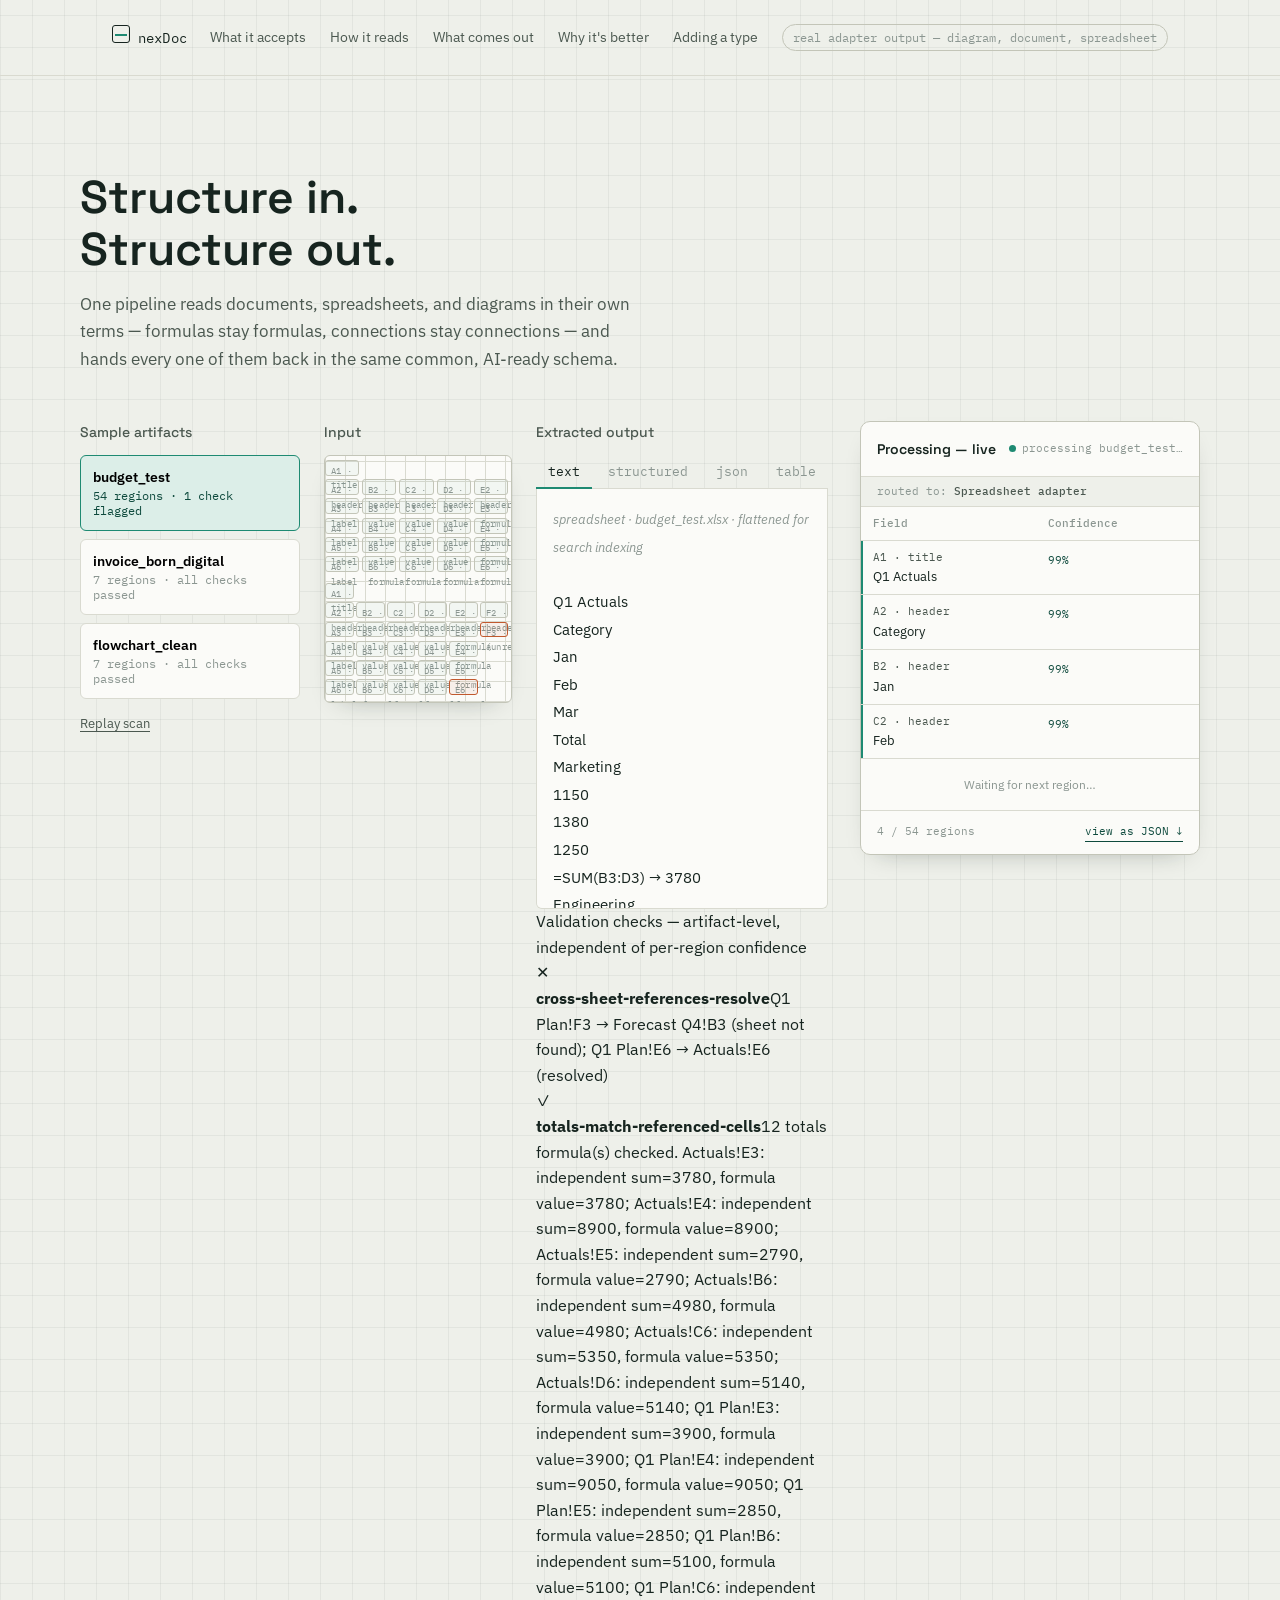
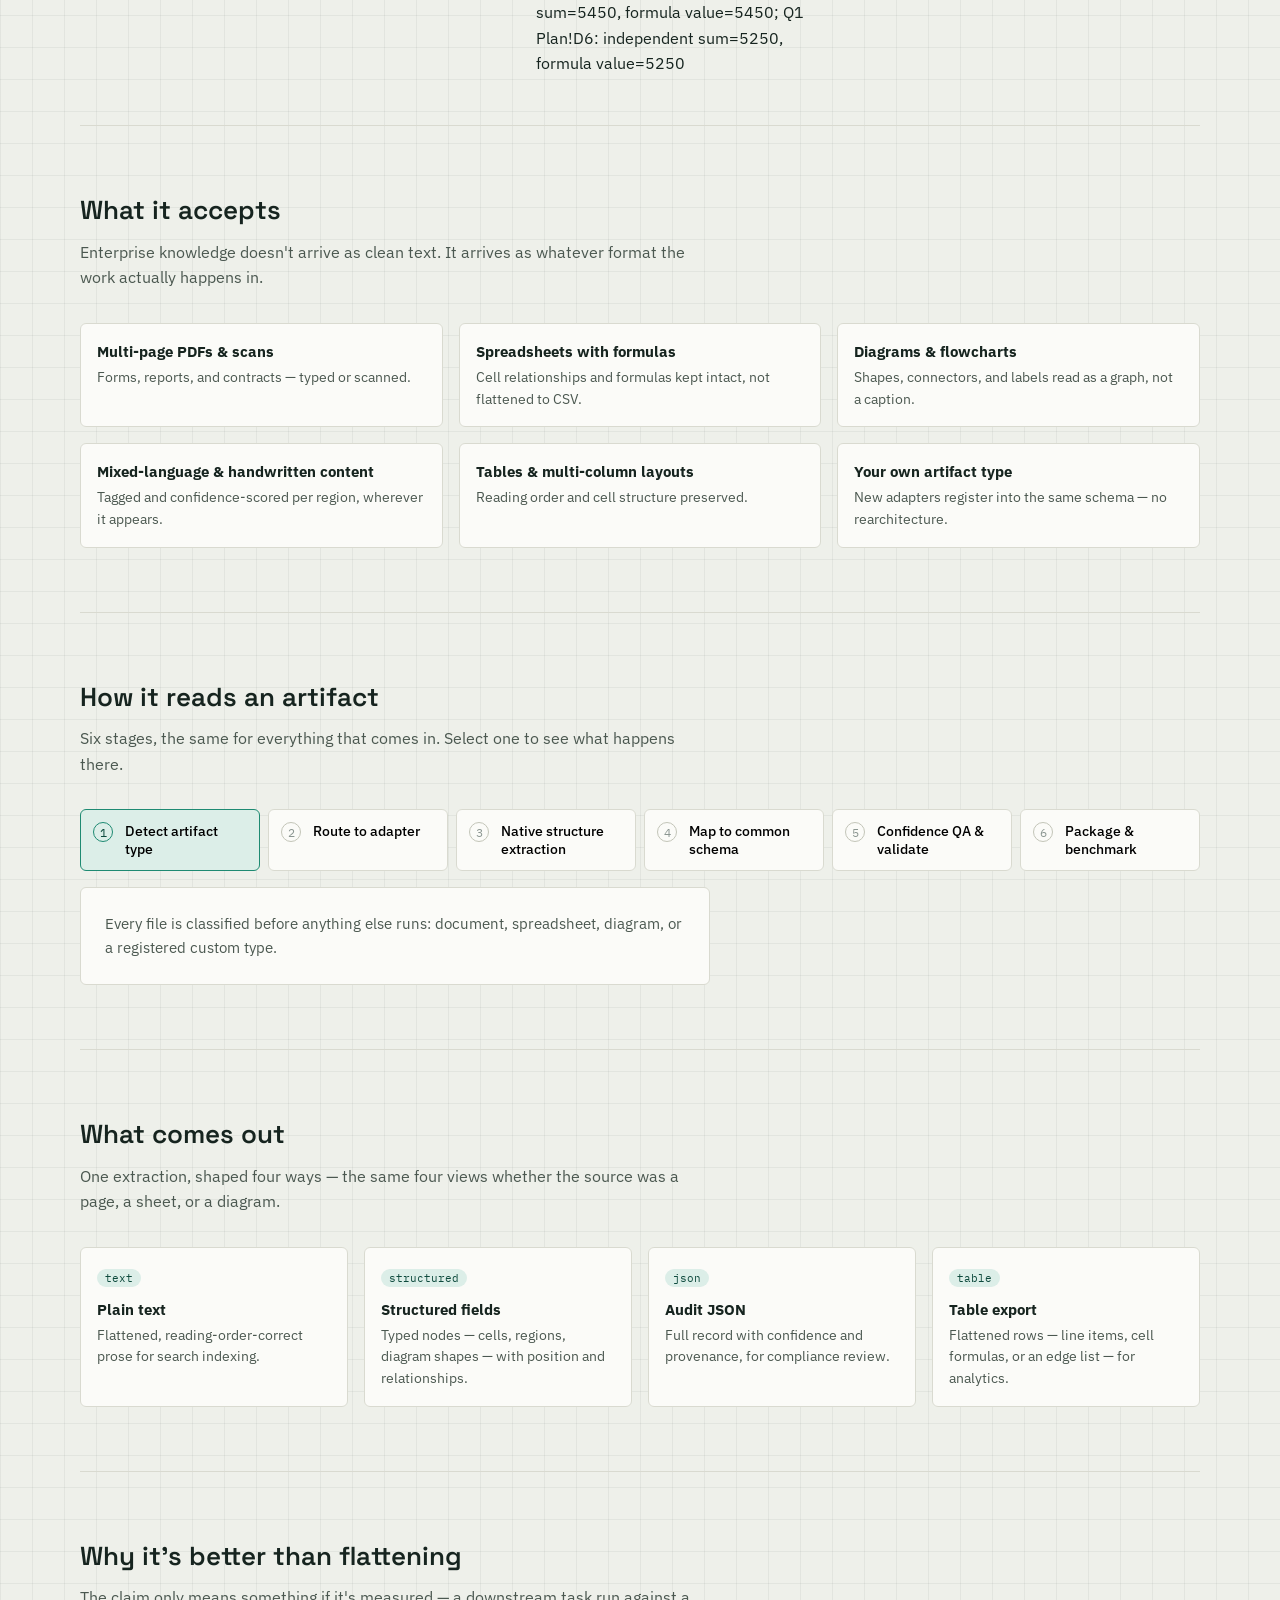
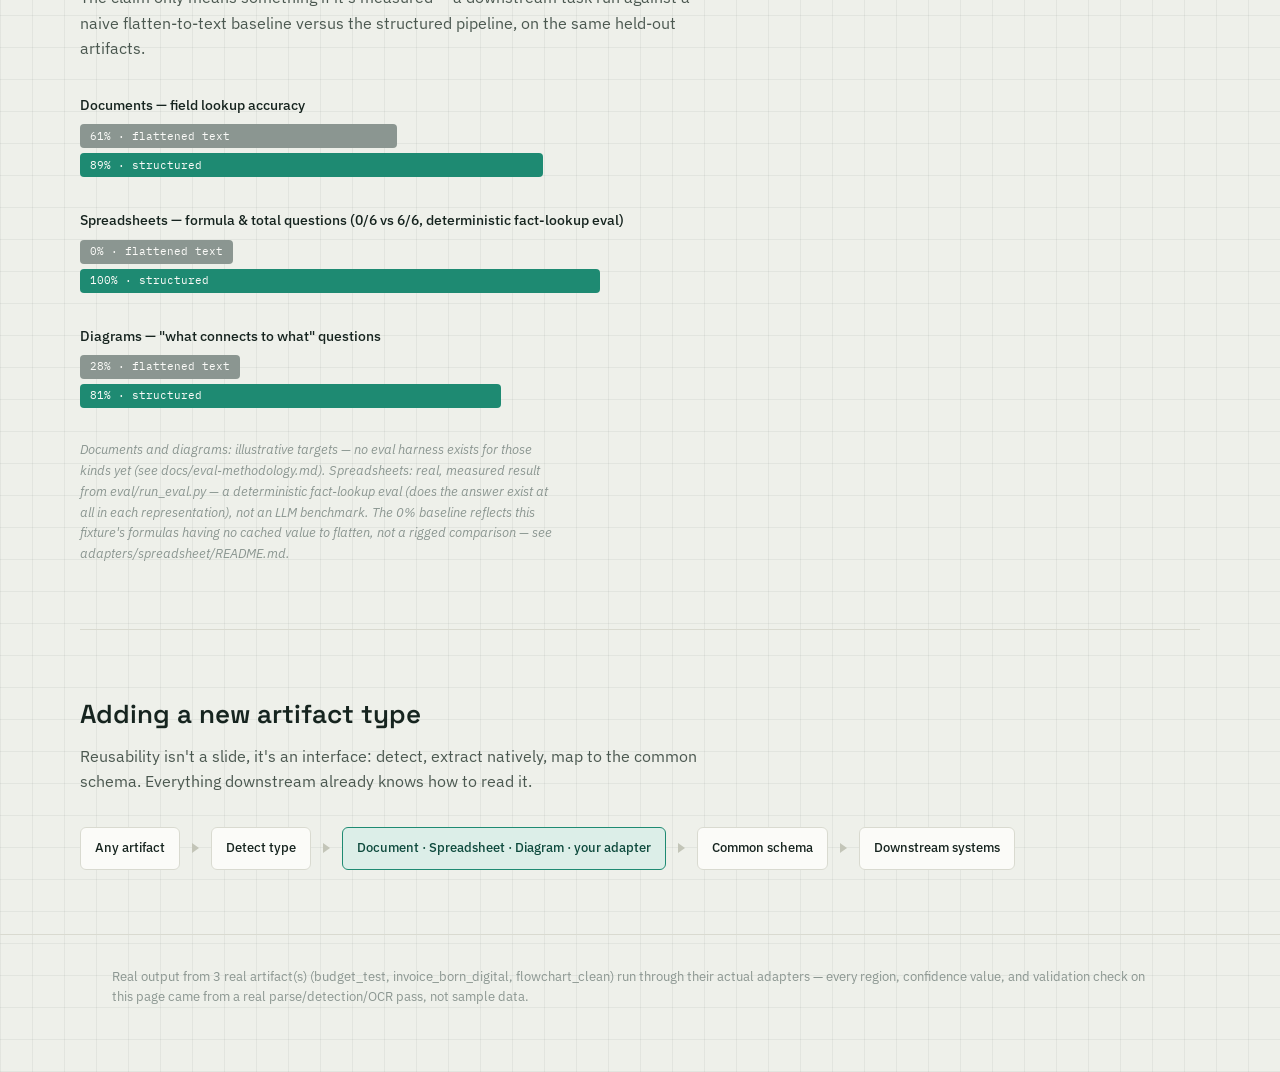
<file: design/preprocessing-pipeline-all-kinds.html>
<!DOCTYPE html>
<html lang="en">
<head>
<meta charset="UTF-8">
<meta name="viewport" content="width=device-width, initial-scale=1.0">
<title>nexDoc — interactive mock</title>
<link rel="preconnect" href="https://fonts.googleapis.com">
<link rel="preconnect" href="https://fonts.gstatic.com" crossorigin>
<link href="https://fonts.googleapis.com/css2?family=Space+Grotesk:wght@500;600&family=IBM+Plex+Sans:wght@400;500;600&family=IBM+Plex+Mono:wght@400;500&display=swap" rel="stylesheet">
<style>
  :root{
    --paper:#EEF0EA;
    --paper-line:rgba(20,36,32,0.055);
    --surface:#FBFBF8;
    --ink:#16241F;
    --ink-soft:#4B5850;
    --ink-faint:#8B9691;
    --line:#D9DAD0;
    --line-strong:#C3C5B8;
    --accent:#1E8A72;
    --accent-soft:#DCEEE8;
    --accent-ink:#0E4A3D;
    --flag:#C1592E;
    --flag-soft:#F4E1D6;
    --flag-ink:#7A3418;
    --code-bg:#142119;
    --code-text:#DCE8DD;
    --code-key:#8FC9B4;
    --code-str:#E8C99A;
    --space-1:4px; --space-2:8px; --space-3:12px; --space-4:16px;
    --space-5:24px; --space-6:32px; --space-7:48px; --space-8:64px; --space-9:96px;
    --radius-sm:6px; --radius-md:10px;
    --font-display:'Space Grotesk', sans-serif;
    --font-body:'IBM Plex Sans', sans-serif;
    --font-mono:'IBM Plex Mono', monospace;
  }

  *{ box-sizing:border-box; }
  html{ scroll-behavior:smooth; }
  body{
    margin:0;
    background:
      repeating-linear-gradient(0deg, var(--paper-line) 0 1px, transparent 1px 32px),
      repeating-linear-gradient(90deg, var(--paper-line) 0 1px, transparent 1px 32px),
      var(--paper);
    color:var(--ink);
    font-family:var(--font-body);
    font-size:16px;
    line-height:1.6;
    -webkit-font-smoothing:antialiased;
  }
  h1,h2,h3{ font-family:var(--font-display); font-weight:600; margin:0; color:var(--ink); }
  p{ margin:0; }
  button{ font-family:inherit; cursor:pointer; }
  :focus-visible{ outline:2px solid var(--accent); outline-offset:2px; }

  .wrap{ max-width:1120px; margin:0 auto; padding:0 var(--space-6); }
  @media (max-width:640px){ .wrap{ padding:0 var(--space-4); } }

  /* ---------- header ---------- */
  .site-head{ padding:var(--space-5) 0; border-bottom:1px solid var(--line); }
  .site-head .wrap{ display:flex; align-items:center; justify-content:space-between; gap:var(--space-4); flex-wrap:wrap; }
  .mark{ display:flex; align-items:baseline; gap:var(--space-2); }
  .mark-glyph{ width:18px; height:18px; border:1.5px solid var(--ink); border-radius:3px; position:relative; flex:none; }
  .mark-glyph::after{ content:""; position:absolute; left:2px; right:2px; top:8px; height:1.5px; background:var(--accent); }
  .mark-name{ font-family:var(--font-mono); font-size:14px; letter-spacing:0.01em; }
  .site-nav{ display:flex; gap:var(--space-5); font-size:14px; color:var(--ink-soft); flex-wrap:wrap; }
  .site-nav a{ color:inherit; text-decoration:none; border-bottom:1px solid transparent; }
  .site-nav a:hover{ border-color:var(--ink-soft); }
  .mock-tag{ font-family:var(--font-mono); font-size:12px; color:var(--ink-faint); border:1px solid var(--line-strong); border-radius:999px; padding:3px 10px; }

  /* ---------- hero ---------- */
  .hero{ padding:var(--space-9) 0 var(--space-7); }
  .hero h1{ font-size:clamp(30px,4.4vw,46px); line-height:1.12; max-width:16ch; }
  .hero-sub{ margin-top:var(--space-4); max-width:58ch; color:var(--ink-soft); font-size:17px; }

  .live-layout{ display:grid; grid-template-columns:1fr 340px; gap:var(--space-6); align-items:start; margin-top:var(--space-7); }
  @media (max-width:960px){ .live-layout{ grid-template-columns:1fr; } }

  .demo{ display:grid; grid-template-columns:220px 1fr 1fr; gap:var(--space-5); align-items:start; }
  @media (max-width:900px){ .demo{ grid-template-columns:1fr; } }

  .picker h3{ font-size:14px; font-weight:500; color:var(--ink-soft); margin-bottom:var(--space-3); }
  .picker-list{ display:flex; flex-direction:column; gap:var(--space-2); }
  .doc-chip{ text-align:left; background:var(--surface); border:1px solid var(--line); border-radius:var(--radius-sm); padding:var(--space-3); display:flex; flex-direction:column; gap:2px; width:100%; }
  .doc-chip strong{ font-size:14px; font-weight:600; }
  .doc-chip span{ font-size:11.5px; color:var(--ink-faint); font-family:var(--font-mono); }
  .doc-chip[aria-pressed="true"]{ border-color:var(--accent); background:var(--accent-soft); }
  .doc-chip[aria-pressed="true"] span{ color:var(--accent-ink); }
  .replay{ margin-top:var(--space-4); font-size:13px; color:var(--ink-soft); background:none; border:none; padding:0; text-decoration:underline; text-underline-offset:3px; }

  .preview-col h3, .output-col h3{ font-size:14px; font-weight:500; color:var(--ink-soft); margin-bottom:var(--space-3); }
  .page-frame{
    background:var(--surface); border:1px solid var(--line-strong);
    border-radius:var(--radius-sm); box-shadow:0 10px 26px -18px rgba(16,30,25,0.45);
    position:relative; overflow:hidden; aspect-ratio:1 / 1.32; width:100%;
  }
  .page-frame.grid-bg{
    background-image:
      repeating-linear-gradient(0deg, var(--line) 0 1px, transparent 1px 20px),
      repeating-linear-gradient(90deg, var(--line) 0 1px, transparent 1px 20px);
    background-color:var(--surface);
  }
  .diagram-lines{ position:absolute; inset:0; width:100%; height:100%; pointer-events:none; }

  .region{
    position:absolute; border:1px solid var(--line-strong); border-radius:3px;
    background:rgba(30,138,114,0.04); cursor:pointer;
    transition:background 120ms ease, border-color 120ms ease, box-shadow 120ms ease;
  }
  .region.low{ border-color:var(--flag); background:rgba(193,89,46,0.07); }
  .region.active{ border-color:var(--accent); background:rgba(30,138,114,0.14); box-shadow:0 0 0 3px var(--accent-soft); }
  .region.active.low{ border-color:var(--flag); box-shadow:0 0 0 3px var(--flag-soft); }
  .region.shape-node{ border-radius:999px; }
  .region.shape-node-decision{ border-radius:6px; border-style:dashed; }
  .region.shape-edge{ background:rgba(251,251,248,0.6); border-style:dashed; }
  .region.shape-edge .region-label{ font-style:italic; }
  .region-label{ position:absolute; top:3px; left:5px; font-family:var(--font-mono); font-size:9px; letter-spacing:0.02em; color:var(--ink-faint); pointer-events:none; }
  .scanline{ position:absolute; left:0; right:0; top:0; height:2px; background:linear-gradient(90deg, transparent, var(--accent), transparent); opacity:0; }
  .scanline.run{ animation:sweep 1.4s ease-in-out 1; }
  @keyframes sweep{ 0%{ top:0; opacity:0; } 8%{ opacity:1; } 92%{ opacity:1; } 100%{ top:100%; opacity:0; } }
  @media (prefers-reduced-motion:reduce){ .scanline.run{ animation:none; } }

  /* ---------- output panel ---------- */
  .tabs{ display:flex; gap:var(--space-1); border-bottom:1px solid var(--line); }
  .tab-btn{ background:none; border:none; font-family:var(--font-mono); font-size:12.5px; color:var(--ink-faint); padding:var(--space-2) var(--space-3); border-bottom:2px solid transparent; margin-bottom:-1px; }
  .tab-btn[aria-selected="true"]{ color:var(--ink); border-color:var(--accent); }
  .panel-body{ border:1px solid var(--line); border-top:none; border-radius:0 0 var(--radius-sm) var(--radius-sm); background:var(--surface); min-height:340px; max-height:420px; overflow:auto; }

  .region-row{ display:flex; align-items:flex-start; gap:var(--space-3); padding:var(--space-3); border-bottom:1px solid var(--line); background:none; border-left:2px solid transparent; border-right:none; border-top:none; width:100%; text-align:left; }
  .region-row:last-child{ border-bottom:none; }
  .region-row.active{ border-left-color:var(--accent); background:var(--accent-soft); }
  .region-row.low.active{ border-left-color:var(--flag); background:var(--flag-soft); }
  .row-text{ flex:1; font-size:14px; }
  .row-text .native{ display:block; margin-top:2px; color:var(--ink-soft); }
  .badge-col{ display:flex; flex-direction:column; gap:4px; align-items:flex-end; flex:none; }
  .badge{ font-family:var(--font-mono); font-size:11px; padding:2px 7px; border-radius:999px; border:1px solid var(--line-strong); color:var(--ink-soft); white-space:nowrap; }
  .badge.lang{ color:var(--ink); }
  .badge.conf-high{ background:var(--accent-soft); border-color:var(--accent); color:var(--accent-ink); }
  .badge.conf-low{ background:var(--flag-soft); border-color:var(--flag); color:var(--flag-ink); }

  .code-block{ background:var(--code-bg); color:var(--code-text); font-family:var(--font-mono); font-size:12.5px; line-height:1.65; padding:var(--space-4); margin:0; white-space:pre; min-height:340px; max-height:420px; overflow:auto; }
  .code-block .k{ color:var(--code-key); }
  .code-block .s{ color:var(--code-str); }
  .text-block{ padding:var(--space-4); font-size:14.5px; line-height:1.9; white-space:pre-wrap; }
  .text-block .muted{ color:var(--ink-faint); font-style:italic; font-size:13px; }

  table.extract-table{ width:100%; border-collapse:collapse; font-size:13.5px; }
  table.extract-table th, table.extract-table td{ text-align:left; padding:var(--space-3); border-bottom:1px solid var(--line); }
  table.extract-table th{ font-family:var(--font-mono); font-weight:500; font-size:12px; color:var(--ink-soft); }
  .empty-state{ padding:var(--space-6) var(--space-4); text-align:center; color:var(--ink-faint); font-size:14px; }

  /* ---------- live processing side panel ---------- */
  .live-panel{ position:sticky; top:var(--space-5); border:1px solid var(--line-strong); border-radius:var(--radius-md); background:var(--surface); overflow:hidden; box-shadow:0 10px 26px -18px rgba(16,30,25,0.45); }
  .live-head{ padding:var(--space-4); border-bottom:1px solid var(--line); display:flex; align-items:center; justify-content:space-between; gap:var(--space-2); }
  .live-head h3{ font-size:14px; font-weight:600; }
  .live-status{ font-family:var(--font-mono); font-size:11px; color:var(--ink-faint); display:flex; align-items:center; gap:6px; }
  .live-dot{ width:7px; height:7px; border-radius:50%; background:var(--ink-faint); flex:none; }
  .live-status.running .live-dot{ background:var(--accent); animation:pulse 1s ease-in-out infinite; }
  .live-status.done .live-dot{ background:var(--accent); }
  @keyframes pulse{ 0%,100%{ opacity:1; } 50%{ opacity:0.35; } }
  @media (prefers-reduced-motion:reduce){ .live-status.running .live-dot{ animation:none; } }
  .live-route{ padding:6px var(--space-4); font-family:var(--font-mono); font-size:10.5px; color:var(--ink-faint); border-bottom:1px solid var(--line); background:var(--paper); }
  .live-route strong{ color:var(--ink-soft); font-weight:500; }
  .live-table-wrap{ max-height:380px; overflow:auto; }
  table.live-table{ width:100%; border-collapse:collapse; }
  table.live-table th{ position:sticky; top:0; background:var(--surface); text-align:left; font-family:var(--font-mono); font-weight:500; font-size:10.5px; color:var(--ink-faint); padding:var(--space-2) var(--space-3); border-bottom:1px solid var(--line); }
  table.live-table td{ padding:var(--space-2) var(--space-3); border-bottom:1px solid var(--line); font-size:12.5px; vertical-align:top; }
  .live-row{ opacity:0; transform:translateY(4px); animation:rowIn 260ms ease forwards; }
  @keyframes rowIn{ to{ opacity:1; transform:translateY(0); } }
  @media (prefers-reduced-motion:reduce){ .live-row{ animation:none; opacity:1; transform:none; } }
  .live-row.low td:first-child{ box-shadow:inset 2px 0 0 var(--flag); }
  .live-row:not(.low) td:first-child{ box-shadow:inset 2px 0 0 var(--accent); }
  .field-name{ font-family:var(--font-mono); font-size:11px; color:var(--ink-soft); display:block; }
  .field-value{ margin-top:2px; }
  .live-conf{ font-family:var(--font-mono); font-size:11px; white-space:nowrap; }
  .live-conf.high{ color:var(--accent-ink); }
  .live-conf.low{ color:var(--flag-ink); }
  .live-pending{ color:var(--ink-faint); font-size:12px; padding:var(--space-4); text-align:center; }
  .live-foot{ padding:var(--space-3) var(--space-4); border-top:1px solid var(--line); display:flex; justify-content:space-between; font-family:var(--font-mono); font-size:11px; color:var(--ink-faint); }
  .live-foot a{ color:var(--accent-ink); text-decoration:none; border-bottom:1px solid currentColor; }

  /* ---------- generic sections ---------- */
  section.section{ padding:var(--space-8) 0; border-top:1px solid var(--line); }
  .section-head{ max-width:62ch; margin-bottom:var(--space-6); }
  .section-head h2{ font-size:26px; }
  .section-head p{ margin-top:var(--space-2); color:var(--ink-soft); }

  .accepts-grid{ display:grid; grid-template-columns:repeat(3,1fr); gap:var(--space-4); }
  @media (max-width:760px){ .accepts-grid{ grid-template-columns:1fr 1fr; } }
  @media (max-width:480px){ .accepts-grid{ grid-template-columns:1fr; } }
  .accept-card{ border:1px solid var(--line); border-radius:var(--radius-sm); padding:var(--space-4); background:var(--surface); }
  .accept-card strong{ font-size:14.5px; display:block; margin-bottom:4px; }
  .accept-card p{ font-size:13.5px; color:var(--ink-soft); }

  .stepper{ display:flex; gap:var(--space-2); flex-wrap:wrap; }
  .step-btn{ flex:1 1 150px; text-align:left; background:var(--surface); border:1px solid var(--line); border-radius:var(--radius-sm); padding:var(--space-3); display:flex; gap:var(--space-3); align-items:flex-start; }
  .step-btn[aria-pressed="true"]{ border-color:var(--accent); background:var(--accent-soft); }
  .step-num{ font-family:var(--font-mono); font-size:12px; color:var(--ink-faint); flex:none; width:20px; height:20px; border:1px solid var(--line-strong); border-radius:50%; display:flex; align-items:center; justify-content:center; }
  .step-btn[aria-pressed="true"] .step-num{ border-color:var(--accent); color:var(--accent-ink); }
  .step-label{ font-size:13.5px; font-weight:500; }
  .step-detail{ margin-top:var(--space-4); border:1px solid var(--line); border-radius:var(--radius-sm); padding:var(--space-5); background:var(--surface); font-size:15px; color:var(--ink-soft); max-width:70ch; }

  .outputs-grid{ display:grid; grid-template-columns:repeat(4,1fr); gap:var(--space-4); }
  @media (max-width:820px){ .outputs-grid{ grid-template-columns:1fr 1fr; } }
  @media (max-width:480px){ .outputs-grid{ grid-template-columns:1fr; } }
  .output-card{ border:1px solid var(--line); border-radius:var(--radius-sm); padding:var(--space-4); background:var(--surface); }
  .output-card .tag{ font-family:var(--font-mono); font-size:11px; color:var(--accent-ink); background:var(--accent-soft); border-radius:999px; padding:2px 8px; }
  .output-card strong{ display:block; margin-top:var(--space-2); font-size:14.5px; }
  .output-card p{ font-size:13.5px; color:var(--ink-soft); margin-top:4px; }

  /* ---------- proof section ---------- */
  .compare-row{ margin-bottom:var(--space-6); }
  .compare-row:last-child{ margin-bottom:0; }
  .compare-label{ font-size:14px; font-weight:500; margin-bottom:8px; }
  .compare-bars{ display:flex; flex-direction:column; gap:5px; max-width:520px; }
  .bar{ height:24px; border-radius:4px; display:flex; align-items:center; padding:0 10px; font-family:var(--font-mono); font-size:11px; white-space:nowrap; color:var(--surface); min-width:fit-content; }
  .bar.baseline{ background:var(--ink-faint); }
  .bar.structured{ background:var(--accent); }
  .proof-note{ margin-top:var(--space-5); font-size:13px; color:var(--ink-faint); font-style:italic; max-width:60ch; }

  /* ---------- extend section ---------- */
  .flow-row{ display:flex; align-items:center; flex-wrap:wrap; gap:var(--space-3); }
  .flow-step{ background:var(--surface); border:1px solid var(--line); border-radius:var(--radius-sm); padding:10px 14px; font-size:13px; font-weight:500; }
  .flow-step.wide{ background:var(--accent-soft); border-color:var(--accent); color:var(--accent-ink); }
  .flow-arrow{ width:0; height:0; border-top:5px solid transparent; border-bottom:5px solid transparent; border-left:7px solid var(--line-strong); flex:none; }
  @media (max-width:700px){ .flow-row{ flex-direction:column; align-items:stretch; } .flow-arrow{ align-self:center; transform:rotate(90deg); } }

  footer{ border-top:1px solid var(--line); padding:var(--space-6) 0 var(--space-8); }
  footer p{ font-size:13px; color:var(--ink-faint); }
</style>
</head>
<body>

<header class="site-head">
  <div class="wrap">
    <div class="mark">
      <span class="mark-glyph" aria-hidden="true"></span>
      <span class="mark-name">nexDoc</span>
    </div>
    <nav class="site-nav" aria-label="Section links">
      <a href="#accepts">What it accepts</a>
      <a href="#process">How it reads</a>
      <a href="#outputs">What comes out</a>
      <a href="#proof">Why it's better</a>
      <a href="#extend">Adding a type</a>
    </nav>
    <span class="mock-tag">real adapter output — diagram, document, spreadsheet</span>
  </div>
</header>

<main>
  <section class="hero wrap">
    <h1>Structure in. Structure out.</h1>
    <p class="hero-sub">One pipeline reads documents, spreadsheets, and diagrams in their own terms — formulas stay formulas, connections stay connections — and hands every one of them back in the same common, AI-ready schema.</p>

    <div class="live-layout">
      <div class="demo">
        <div class="picker">
          <h3>Sample artifacts</h3>
          <div class="picker-list" id="pickerList"></div>
          <button class="replay" id="replayBtn" type="button">Replay scan</button>
        </div>

        <div class="preview-col">
          <h3>Input</h3>
          <div class="page-frame" id="pageFrame">
            <div class="scanline" id="scanline"></div>
          </div>
        </div>

        <div class="output-col">
          <h3>Extracted output</h3>
          <div class="tabs" role="tablist" aria-label="Output format">
            <button class="tab-btn" id="tabBtn-text" role="tab" aria-selected="true" data-tab="text" type="button">text</button>
            <button class="tab-btn" id="tabBtn-structured" role="tab" aria-selected="false" data-tab="structured" type="button">structured</button>
            <button class="tab-btn" id="tabBtn-json" role="tab" aria-selected="false" data-tab="json" type="button">json</button>
            <button class="tab-btn" id="tabBtn-table" role="tab" aria-selected="false" data-tab="table" type="button">table</button>
          </div>
          <div class="panel-body">
            <div id="panel-text" role="tabpanel" class="text-block"></div>
            <div id="panel-structured" role="tabpanel" hidden></div>
            <pre id="panel-json" role="tabpanel" class="code-block" hidden></pre>
            <div id="panel-table" role="tabpanel" hidden></div>
          </div>
          <div class="checks-strip" id="checksStrip"></div>
        </div>
      </div>

      <aside class="live-panel" aria-label="Live processing panel">
        <div class="live-head">
          <h3>Processing — live</h3>
          <span class="live-status" id="liveStatus"><span class="live-dot"></span><span id="liveStatusText">idle</span></span>
        </div>
        <div class="live-route" id="liveRoute">routed to: —</div>
        <div class="live-table-wrap">
          <table class="live-table">
            <thead><tr><th>Field</th><th>Confidence</th></tr></thead>
            <tbody id="liveTableBody"></tbody>
          </table>
          <div class="live-pending" id="livePending" hidden>Waiting for next region…</div>
        </div>
        <div class="live-foot">
          <span id="liveCount">0 / 0 regions</span>
          <a href="#" id="liveJsonLink">view as JSON ↓</a>
        </div>
      </aside>
    </div>
  </section>

  <section class="section wrap" id="accepts">
    <div class="section-head">
      <h2>What it accepts</h2>
      <p>Enterprise knowledge doesn't arrive as clean text. It arrives as whatever format the work actually happens in.</p>
    </div>
    <div class="accepts-grid">
      <div class="accept-card"><strong>Multi-page PDFs &amp; scans</strong><p>Forms, reports, and contracts — typed or scanned.</p></div>
      <div class="accept-card"><strong>Spreadsheets with formulas</strong><p>Cell relationships and formulas kept intact, not flattened to CSV.</p></div>
      <div class="accept-card"><strong>Diagrams &amp; flowcharts</strong><p>Shapes, connectors, and labels read as a graph, not a caption.</p></div>
      <div class="accept-card"><strong>Mixed-language &amp; handwritten content</strong><p>Tagged and confidence-scored per region, wherever it appears.</p></div>
      <div class="accept-card"><strong>Tables &amp; multi-column layouts</strong><p>Reading order and cell structure preserved.</p></div>
      <div class="accept-card"><strong>Your own artifact type</strong><p>New adapters register into the same schema — no rearchitecture.</p></div>
    </div>
  </section>

  <section class="section wrap" id="process">
    <div class="section-head">
      <h2>How it reads an artifact</h2>
      <p>Six stages, the same for everything that comes in. Select one to see what happens there.</p>
    </div>
    <div class="stepper" id="stepper"></div>
    <div class="step-detail" id="stepDetail"></div>
  </section>

  <section class="section wrap" id="outputs">
    <div class="section-head">
      <h2>What comes out</h2>
      <p>One extraction, shaped four ways — the same four views whether the source was a page, a sheet, or a diagram.</p>
    </div>
    <div class="outputs-grid">
      <div class="output-card"><span class="tag">text</span><strong>Plain text</strong><p>Flattened, reading-order-correct prose for search indexing.</p></div>
      <div class="output-card"><span class="tag">structured</span><strong>Structured fields</strong><p>Typed nodes — cells, regions, diagram shapes — with position and relationships.</p></div>
      <div class="output-card"><span class="tag">json</span><strong>Audit JSON</strong><p>Full record with confidence and provenance, for compliance review.</p></div>
      <div class="output-card"><span class="tag">table</span><strong>Table export</strong><p>Flattened rows — line items, cell formulas, or an edge list — for analytics.</p></div>
    </div>
  </section>

  <section class="section wrap" id="proof">
    <div class="section-head">
      <h2>Why it's better than flattening</h2>
      <p>The claim only means something if it's measured — a downstream task run against a naive flatten-to-text baseline versus the structured pipeline, on the same held-out artifacts.</p>
    </div>
    <div class="compare-row">
      <div class="compare-label">Documents — field lookup accuracy</div>
      <div class="compare-bars">
        <div class="bar baseline" style="width:61%">61% · flattened text</div>
        <div class="bar structured" style="width:89%">89% · structured</div>
      </div>
    </div>
    <div class="compare-row">
      <div class="compare-label">Spreadsheets — formula &amp; total questions (0/6 vs 6/6, deterministic fact-lookup eval)</div>
      <div class="compare-bars">
        <div class="bar baseline" style="width:6%">0% · flattened text</div>
        <div class="bar structured" style="width:100%">100% · structured</div>
      </div>
    </div>
    <div class="compare-row">
      <div class="compare-label">Diagrams — "what connects to what" questions</div>
      <div class="compare-bars">
        <div class="bar baseline" style="width:28%">28% · flattened text</div>
        <div class="bar structured" style="width:81%">81% · structured</div>
      </div>
    </div>
    <p class="proof-note">Documents and diagrams: illustrative targets — no eval harness exists for those kinds yet (see docs/eval-methodology.md). Spreadsheets: real, measured result from eval/run_eval.py — a deterministic fact-lookup eval (does the answer exist at all in each representation), not an LLM benchmark. The 0% baseline reflects this fixture's formulas having no cached value to flatten, not a rigged comparison — see adapters/spreadsheet/README.md.</p>
  </section>

  <section class="section wrap" id="extend">
    <div class="section-head">
      <h2>Adding a new artifact type</h2>
      <p>Reusability isn't a slide, it's an interface: detect, extract natively, map to the common schema. Everything downstream already knows how to read it.</p>
    </div>
    <div class="flow-row">
      <div class="flow-step">Any artifact</div>
      <span class="flow-arrow" aria-hidden="true"></span>
      <div class="flow-step">Detect type</div>
      <span class="flow-arrow" aria-hidden="true"></span>
      <div class="flow-step wide">Document · Spreadsheet · Diagram · your adapter</div>
      <span class="flow-arrow" aria-hidden="true"></span>
      <div class="flow-step">Common schema</div>
      <span class="flow-arrow" aria-hidden="true"></span>
      <div class="flow-step">Downstream systems</div>
    </div>
  </section>
</main>

<footer>
  <div class="wrap">
    <p>Real output from 3 real artifact(s) (budget_test, invoice_born_digital, flowchart_clean) run through their actual adapters — every region, confidence value, and validation check on this page came from a real parse/detection/OCR pass, not sample data.</p>
  </div>
</footer>

<script>
const DOCS = [
  {
    "id": "budget_test",
    "kind": "spreadsheet",
    "adapter": "Spreadsheet adapter",
    "title": "budget_test",
    "meta": "54 regions \u00b7 1 check flagged",
    "pageLabel": "spreadsheet \u00b7 budget_test.xlsx",
    "regions": [
      {
        "id": "Actuals!A1",
        "type": "title",
        "shape": null,
        "language": null,
        "confidence": 0.99,
        "text": "Q1 Actuals",
        "relationships": [],
        "typeLabel": "A1 \u00b7 title",
        "lang": null,
        "box": {
          "top": 1.5,
          "left": 0.0,
          "width": 18.4,
          "height": 6.42
        }
      },
      {
        "id": "Actuals!A2",
        "type": "header",
        "shape": null,
        "language": null,
        "confidence": 0.99,
        "text": "Category",
        "relationships": [],
        "typeLabel": "A2 \u00b7 header",
        "lang": null,
        "box": {
          "top": 9.33,
          "left": 0.0,
          "width": 18.4,
          "height": 6.42
        }
      },
      {
        "id": "Actuals!B2",
        "type": "header",
        "shape": null,
        "language": null,
        "confidence": 0.99,
        "text": "Jan",
        "relationships": [],
        "typeLabel": "B2 \u00b7 header",
        "lang": null,
        "box": {
          "top": 9.33,
          "left": 20.0,
          "width": 18.4,
          "height": 6.42
        }
      },
      {
        "id": "Actuals!C2",
        "type": "header",
        "shape": null,
        "language": null,
        "confidence": 0.99,
        "text": "Feb",
        "relationships": [],
        "typeLabel": "C2 \u00b7 header",
        "lang": null,
        "box": {
          "top": 9.33,
          "left": 40.0,
          "width": 18.4,
          "height": 6.42
        }
      },
      {
        "id": "Actuals!D2",
        "type": "header",
        "shape": null,
        "language": null,
        "confidence": 0.99,
        "text": "Mar",
        "relationships": [],
        "typeLabel": "D2 \u00b7 header",
        "lang": null,
        "box": {
          "top": 9.33,
          "left": 60.0,
          "width": 18.4,
          "height": 6.42
        }
      },
      {
        "id": "Actuals!E2",
        "type": "header",
        "shape": null,
        "language": null,
        "confidence": 0.99,
        "text": "Total",
        "relationships": [],
        "typeLabel": "E2 \u00b7 header",
        "lang": null,
        "box": {
          "top": 9.33,
          "left": 80.0,
          "width": 18.4,
          "height": 6.42
        }
      },
      {
        "id": "Actuals!A3",
        "type": "label",
        "shape": null,
        "language": null,
        "confidence": 0.99,
        "text": "Marketing",
        "relationships": [],
        "typeLabel": "A3 \u00b7 label",
        "lang": null,
        "box": {
          "top": 17.17,
          "left": 0.0,
          "width": 18.4,
          "height": 6.42
        }
      },
      {
        "id": "Actuals!B3",
        "type": "value",
        "shape": null,
        "language": null,
        "confidence": 0.99,
        "text": "1150",
        "relationships": [],
        "typeLabel": "B3 \u00b7 value",
        "lang": null,
        "box": {
          "top": 17.17,
          "left": 20.0,
          "width": 18.4,
          "height": 6.42
        }
      },
      {
        "id": "Actuals!C3",
        "type": "value",
        "shape": null,
        "language": null,
        "confidence": 0.99,
        "text": "1380",
        "relationships": [],
        "typeLabel": "C3 \u00b7 value",
        "lang": null,
        "box": {
          "top": 17.17,
          "left": 40.0,
          "width": 18.4,
          "height": 6.42
        }
      },
      {
        "id": "Actuals!D3",
        "type": "value",
        "shape": null,
        "language": null,
        "confidence": 0.99,
        "text": "1250",
        "relationships": [],
        "typeLabel": "D3 \u00b7 value",
        "lang": null,
        "box": {
          "top": 17.17,
          "left": 60.0,
          "width": 18.4,
          "height": 6.42
        }
      },
      {
        "id": "Actuals!E3",
        "type": "formula-cell",
        "shape": null,
        "language": null,
        "confidence": 0.96,
        "text": "=SUM(B3:D3) \u2192 3780",
        "relationships": [
          {
            "type": "formula-ref",
            "target": "Actuals!B3"
          },
          {
            "type": "formula-ref",
            "target": "Actuals!C3"
          },
          {
            "type": "formula-ref",
            "target": "Actuals!D3"
          }
        ],
        "typeLabel": "E3 \u00b7 formula",
        "lang": null,
        "box": {
          "top": 17.17,
          "left": 80.0,
          "width": 18.4,
          "height": 6.42
        }
      },
      {
        "id": "Actuals!A4",
        "type": "label",
        "shape": null,
        "language": null,
        "confidence": 0.99,
        "text": "Engineering",
        "relationships": [],
        "typeLabel": "A4 \u00b7 label",
        "lang": null,
        "box": {
          "top": 25.0,
          "left": 0.0,
          "width": 18.4,
          "height": 6.42
        }
      },
      {
        "id": "Actuals!B4",
        "type": "value",
        "shape": null,
        "language": null,
        "confidence": 0.99,
        "text": "2950",
        "relationships": [],
        "typeLabel": "B4 \u00b7 value",
        "lang": null,
        "box": {
          "top": 25.0,
          "left": 20.0,
          "width": 18.4,
          "height": 6.42
        }
      },
      {
        "id": "Actuals!C4",
        "type": "value",
        "shape": null,
        "language": null,
        "confidence": 0.99,
        "text": "3050",
        "relationships": [],
        "typeLabel": "C4 \u00b7 value",
        "lang": null,
        "box": {
          "top": 25.0,
          "left": 40.0,
          "width": 18.4,
          "height": 6.42
        }
      },
      {
        "id": "Actuals!D4",
        "type": "value",
        "shape": null,
        "language": null,
        "confidence": 0.99,
        "text": "2900",
        "relationships": [],
        "typeLabel": "D4 \u00b7 value",
        "lang": null,
        "box": {
          "top": 25.0,
          "left": 60.0,
          "width": 18.4,
          "height": 6.42
        }
      },
      {
        "id": "Actuals!E4",
        "type": "formula-cell",
        "shape": null,
        "language": null,
        "confidence": 0.96,
        "text": "=SUM(B4:D4) \u2192 8900",
        "relationships": [
          {
            "type": "formula-ref",
            "target": "Actuals!B4"
          },
          {
            "type": "formula-ref",
            "target": "Actuals!C4"
          },
          {
            "type": "formula-ref",
            "target": "Actuals!D4"
          }
        ],
        "typeLabel": "E4 \u00b7 formula",
        "lang": null,
        "box": {
          "top": 25.0,
          "left": 80.0,
          "width": 18.4,
          "height": 6.42
        }
      },
      {
        "id": "Actuals!A5",
        "type": "label",
        "shape": null,
        "language": null,
        "confidence": 0.99,
        "text": "Sales",
        "relationships": [],
        "typeLabel": "A5 \u00b7 label",
        "lang": null,
        "box": {
          "top": 32.83,
          "left": 0.0,
          "width": 18.4,
          "height": 6.42
        }
      },
      {
        "id": "Actuals!B5",
        "type": "value",
        "shape": null,
        "language": null,
        "confidence": 0.99,
        "text": "880",
        "relationships": [],
        "typeLabel": "B5 \u00b7 value",
        "lang": null,
        "box": {
          "top": 32.83,
          "left": 20.0,
          "width": 18.4,
          "height": 6.42
        }
      },
      {
        "id": "Actuals!C5",
        "type": "value",
        "shape": null,
        "language": null,
        "confidence": 0.99,
        "text": "920",
        "relationships": [],
        "typeLabel": "C5 \u00b7 value",
        "lang": null,
        "box": {
          "top": 32.83,
          "left": 40.0,
          "width": 18.4,
          "height": 6.42
        }
      },
      {
        "id": "Actuals!D5",
        "type": "value",
        "shape": null,
        "language": null,
        "confidence": 0.99,
        "text": "990",
        "relationships": [],
        "typeLabel": "D5 \u00b7 value",
        "lang": null,
        "box": {
          "top": 32.83,
          "left": 60.0,
          "width": 18.4,
          "height": 6.42
        }
      },
      {
        "id": "Actuals!E5",
        "type": "formula-cell",
        "shape": null,
        "language": null,
        "confidence": 0.96,
        "text": "=SUM(B5:D5) \u2192 2790",
        "relationships": [
          {
            "type": "formula-ref",
            "target": "Actuals!B5"
          },
          {
            "type": "formula-ref",
            "target": "Actuals!C5"
          },
          {
            "type": "formula-ref",
            "target": "Actuals!D5"
          }
        ],
        "typeLabel": "E5 \u00b7 formula",
        "lang": null,
        "box": {
          "top": 32.83,
          "left": 80.0,
          "width": 18.4,
          "height": 6.42
        }
      },
      {
        "id": "Actuals!A6",
        "type": "label",
        "shape": null,
        "language": null,
        "confidence": 0.99,
        "text": "Total",
        "relationships": [],
        "typeLabel": "A6 \u00b7 label",
        "lang": null,
        "box": {
          "top": 40.67,
          "left": 0.0,
          "width": 18.4,
          "height": 6.42
        }
      },
      {
        "id": "Actuals!B6",
        "type": "formula-cell",
        "shape": null,
        "language": null,
        "confidence": 0.96,
        "text": "=SUM(B3:B5) \u2192 4980",
        "relationships": [
          {
            "type": "formula-ref",
            "target": "Actuals!B3"
          },
          {
            "type": "formula-ref",
            "target": "Actuals!B4"
          },
          {
            "type": "formula-ref",
            "target": "Actuals!B5"
          }
        ],
        "typeLabel": "B6 \u00b7 formula",
        "lang": null,
        "box": {
          "top": 40.67,
          "left": 20.0,
          "width": 18.4,
          "height": 6.42
        }
      },
      {
        "id": "Actuals!C6",
        "type": "formula-cell",
        "shape": null,
        "language": null,
        "confidence": 0.96,
        "text": "=SUM(C3:C5) \u2192 5350",
        "relationships": [
          {
            "type": "formula-ref",
            "target": "Actuals!C3"
          },
          {
            "type": "formula-ref",
            "target": "Actuals!C4"
          },
          {
            "type": "formula-ref",
            "target": "Actuals!C5"
          }
        ],
        "typeLabel": "C6 \u00b7 formula",
        "lang": null,
        "box": {
          "top": 40.67,
          "left": 40.0,
          "width": 18.4,
          "height": 6.42
        }
      },
      {
        "id": "Actuals!D6",
        "type": "formula-cell",
        "shape": null,
        "language": null,
        "confidence": 0.96,
        "text": "=SUM(D3:D5) \u2192 5140",
        "relationships": [
          {
            "type": "formula-ref",
            "target": "Actuals!D3"
          },
          {
            "type": "formula-ref",
            "target": "Actuals!D4"
          },
          {
            "type": "formula-ref",
            "target": "Actuals!D5"
          }
        ],
        "typeLabel": "D6 \u00b7 formula",
        "lang": null,
        "box": {
          "top": 40.67,
          "left": 60.0,
          "width": 18.4,
          "height": 6.42
        }
      },
      {
        "id": "Actuals!E6",
        "type": "formula-cell",
        "shape": null,
        "language": null,
        "confidence": 0.96,
        "text": "=SUM(E3:E5) \u2192 15470",
        "relationships": [
          {
            "type": "formula-ref",
            "target": "Actuals!E3"
          },
          {
            "type": "formula-ref",
            "target": "Actuals!E4"
          },
          {
            "type": "formula-ref",
            "target": "Actuals!E5"
          }
        ],
        "typeLabel": "E6 \u00b7 formula",
        "lang": null,
        "box": {
          "top": 40.67,
          "left": 80.0,
          "width": 18.4,
          "height": 6.42
        }
      },
      {
        "id": "Q1 Plan!A1",
        "type": "title",
        "shape": null,
        "language": null,
        "confidence": 0.99,
        "text": "Q1 Budget Plan",
        "relationships": [],
        "typeLabel": "A1 \u00b7 title",
        "lang": null,
        "box": {
          "top": 51.5,
          "left": 0.0,
          "width": 15.33,
          "height": 6.42
        }
      },
      {
        "id": "Q1 Plan!A2",
        "type": "header",
        "shape": null,
        "language": null,
        "confidence": 0.99,
        "text": "Category",
        "relationships": [],
        "typeLabel": "A2 \u00b7 header",
        "lang": null,
        "box": {
          "top": 59.33,
          "left": 0.0,
          "width": 15.33,
          "height": 6.42
        }
      },
      {
        "id": "Q1 Plan!B2",
        "type": "header",
        "shape": null,
        "language": null,
        "confidence": 0.99,
        "text": "Jan",
        "relationships": [],
        "typeLabel": "B2 \u00b7 header",
        "lang": null,
        "box": {
          "top": 59.33,
          "left": 16.67,
          "width": 15.33,
          "height": 6.42
        }
      },
      {
        "id": "Q1 Plan!C2",
        "type": "header",
        "shape": null,
        "language": null,
        "confidence": 0.99,
        "text": "Feb",
        "relationships": [],
        "typeLabel": "C2 \u00b7 header",
        "lang": null,
        "box": {
          "top": 59.33,
          "left": 33.33,
          "width": 15.33,
          "height": 6.42
        }
      },
      {
        "id": "Q1 Plan!D2",
        "type": "header",
        "shape": null,
        "language": null,
        "confidence": 0.99,
        "text": "Mar",
        "relationships": [],
        "typeLabel": "D2 \u00b7 header",
        "lang": null,
        "box": {
          "top": 59.33,
          "left": 50.0,
          "width": 15.33,
          "height": 6.42
        }
      },
      {
        "id": "Q1 Plan!E2",
        "type": "header",
        "shape": null,
        "language": null,
        "confidence": 0.99,
        "text": "Total",
        "relationships": [],
        "typeLabel": "E2 \u00b7 header",
        "lang": null,
        "box": {
          "top": 59.33,
          "left": 66.67,
          "width": 15.33,
          "height": 6.42
        }
      },
      {
        "id": "Q1 Plan!F2",
        "type": "header",
        "shape": null,
        "language": null,
        "confidence": 0.99,
        "text": "Forecast link",
        "relationships": [],
        "typeLabel": "F2 \u00b7 header",
        "lang": null,
        "box": {
          "top": 59.33,
          "left": 83.33,
          "width": 15.33,
          "height": 6.42
        }
      },
      {
        "id": "Q1 Plan!A3",
        "type": "label",
        "shape": null,
        "language": null,
        "confidence": 0.99,
        "text": "Marketing",
        "relationships": [],
        "typeLabel": "A3 \u00b7 label",
        "lang": null,
        "box": {
          "top": 67.17,
          "left": 0.0,
          "width": 15.33,
          "height": 6.42
        }
      },
      {
        "id": "Q1 Plan!B3",
        "type": "value",
        "shape": null,
        "language": null,
        "confidence": 0.99,
        "text": "1200",
        "relationships": [],
        "typeLabel": "B3 \u00b7 value",
        "lang": null,
        "box": {
          "top": 67.17,
          "left": 16.67,
          "width": 15.33,
          "height": 6.42
        }
      },
      {
        "id": "Q1 Plan!C3",
        "type": "value",
        "shape": null,
        "language": null,
        "confidence": 0.99,
        "text": "1400",
        "relationships": [],
        "typeLabel": "C3 \u00b7 value",
        "lang": null,
        "box": {
          "top": 67.17,
          "left": 33.33,
          "width": 15.33,
          "height": 6.42
        }
      },
      {
        "id": "Q1 Plan!D3",
        "type": "value",
        "shape": null,
        "language": null,
        "confidence": 0.99,
        "text": "1300",
        "relationships": [],
        "typeLabel": "D3 \u00b7 value",
        "lang": null,
        "box": {
          "top": 67.17,
          "left": 50.0,
          "width": 15.33,
          "height": 6.42
        }
      },
      {
        "id": "Q1 Plan!E3",
        "type": "formula-cell",
        "shape": null,
        "language": null,
        "confidence": 0.96,
        "text": "=SUM(B3:D3) \u2192 3900",
        "relationships": [
          {
            "type": "formula-ref",
            "target": "Q1 Plan!B3"
          },
          {
            "type": "formula-ref",
            "target": "Q1 Plan!C3"
          },
          {
            "type": "formula-ref",
            "target": "Q1 Plan!D3"
          }
        ],
        "typeLabel": "E3 \u00b7 formula",
        "lang": null,
        "box": {
          "top": 67.17,
          "left": 66.67,
          "width": 15.33,
          "height": 6.42
        }
      },
      {
        "id": "Q1 Plan!F3",
        "type": "formula-cell",
        "shape": null,
        "language": null,
        "confidence": 0.4,
        "text": "='Forecast Q4'!B3 \u2192 unresolved (sheet not found)",
        "relationships": [
          {
            "type": "cross-sheet-ref",
            "target": "Forecast Q4!B3"
          }
        ],
        "typeLabel": "F3 \u00b7 formula (unresolved)",
        "lang": null,
        "box": {
          "top": 67.17,
          "left": 83.33,
          "width": 15.33,
          "height": 6.42
        }
      },
      {
        "id": "Q1 Plan!A4",
        "type": "label",
        "shape": null,
        "language": null,
        "confidence": 0.99,
        "text": "Engineering",
        "relationships": [],
        "typeLabel": "A4 \u00b7 label",
        "lang": null,
        "box": {
          "top": 75.0,
          "left": 0.0,
          "width": 15.33,
          "height": 6.42
        }
      },
      {
        "id": "Q1 Plan!B4",
        "type": "value",
        "shape": null,
        "language": null,
        "confidence": 0.99,
        "text": "3000",
        "relationships": [],
        "typeLabel": "B4 \u00b7 value",
        "lang": null,
        "box": {
          "top": 75.0,
          "left": 16.67,
          "width": 15.33,
          "height": 6.42
        }
      },
      {
        "id": "Q1 Plan!C4",
        "type": "value",
        "shape": null,
        "language": null,
        "confidence": 0.99,
        "text": "3100",
        "relationships": [],
        "typeLabel": "C4 \u00b7 value",
        "lang": null,
        "box": {
          "top": 75.0,
          "left": 33.33,
          "width": 15.33,
          "height": 6.42
        }
      },
      {
        "id": "Q1 Plan!D4",
        "type": "value",
        "shape": null,
        "language": null,
        "confidence": 0.99,
        "text": "2950",
        "relationships": [],
        "typeLabel": "D4 \u00b7 value",
        "lang": null,
        "box": {
          "top": 75.0,
          "left": 50.0,
          "width": 15.33,
          "height": 6.42
        }
      },
      {
        "id": "Q1 Plan!E4",
        "type": "formula-cell",
        "shape": null,
        "language": null,
        "confidence": 0.96,
        "text": "=SUM(B4:D4) \u2192 9050",
        "relationships": [
          {
            "type": "formula-ref",
            "target": "Q1 Plan!B4"
          },
          {
            "type": "formula-ref",
            "target": "Q1 Plan!C4"
          },
          {
            "type": "formula-ref",
            "target": "Q1 Plan!D4"
          }
        ],
        "typeLabel": "E4 \u00b7 formula",
        "lang": null,
        "box": {
          "top": 75.0,
          "left": 66.67,
          "width": 15.33,
          "height": 6.42
        }
      },
      {
        "id": "Q1 Plan!A5",
        "type": "label",
        "shape": null,
        "language": null,
        "confidence": 0.99,
        "text": "Sales",
        "relationships": [],
        "typeLabel": "A5 \u00b7 label",
        "lang": null,
        "box": {
          "top": 82.83,
          "left": 0.0,
          "width": 15.33,
          "height": 6.42
        }
      },
      {
        "id": "Q1 Plan!B5",
        "type": "value",
        "shape": null,
        "language": null,
        "confidence": 0.99,
        "text": "900",
        "relationships": [],
        "typeLabel": "B5 \u00b7 value",
        "lang": null,
        "box": {
          "top": 82.83,
          "left": 16.67,
          "width": 15.33,
          "height": 6.42
        }
      },
      {
        "id": "Q1 Plan!C5",
        "type": "value",
        "shape": null,
        "language": null,
        "confidence": 0.99,
        "text": "950",
        "relationships": [],
        "typeLabel": "C5 \u00b7 value",
        "lang": null,
        "box": {
          "top": 82.83,
          "left": 33.33,
          "width": 15.33,
          "height": 6.42
        }
      },
      {
        "id": "Q1 Plan!D5",
        "type": "value",
        "shape": null,
        "language": null,
        "confidence": 0.99,
        "text": "1000",
        "relationships": [],
        "typeLabel": "D5 \u00b7 value",
        "lang": null,
        "box": {
          "top": 82.83,
          "left": 50.0,
          "width": 15.33,
          "height": 6.42
        }
      },
      {
        "id": "Q1 Plan!E5",
        "type": "formula-cell",
        "shape": null,
        "language": null,
        "confidence": 0.96,
        "text": "=SUM(B5:D5) \u2192 2850",
        "relationships": [
          {
            "type": "formula-ref",
            "target": "Q1 Plan!B5"
          },
          {
            "type": "formula-ref",
            "target": "Q1 Plan!C5"
          },
          {
            "type": "formula-ref",
            "target": "Q1 Plan!D5"
          }
        ],
        "typeLabel": "E5 \u00b7 formula",
        "lang": null,
        "box": {
          "top": 82.83,
          "left": 66.67,
          "width": 15.33,
          "height": 6.42
        }
      },
      {
        "id": "Q1 Plan!A6",
        "type": "label",
        "shape": null,
        "language": null,
        "confidence": 0.99,
        "text": "Total",
        "relationships": [],
        "typeLabel": "A6 \u00b7 label",
        "lang": null,
        "box": {
          "top": 90.67,
          "left": 0.0,
          "width": 15.33,
          "height": 6.42
        }
      },
      {
        "id": "Q1 Plan!B6",
        "type": "formula-cell",
        "shape": null,
        "language": null,
        "confidence": 0.96,
        "text": "=SUM(B3:B5) \u2192 5100",
        "relationships": [
          {
            "type": "formula-ref",
            "target": "Q1 Plan!B3"
          },
          {
            "type": "formula-ref",
            "target": "Q1 Plan!B4"
          },
          {
            "type": "formula-ref",
            "target": "Q1 Plan!B5"
          }
        ],
        "typeLabel": "B6 \u00b7 formula",
        "lang": null,
        "box": {
          "top": 90.67,
          "left": 16.67,
          "width": 15.33,
          "height": 6.42
        }
      },
      {
        "id": "Q1 Plan!C6",
        "type": "formula-cell",
        "shape": null,
        "language": null,
        "confidence": 0.96,
        "text": "=SUM(C3:C5) \u2192 5450",
        "relationships": [
          {
            "type": "formula-ref",
            "target": "Q1 Plan!C3"
          },
          {
            "type": "formula-ref",
            "target": "Q1 Plan!C4"
          },
          {
            "type": "formula-ref",
            "target": "Q1 Plan!C5"
          }
        ],
        "typeLabel": "C6 \u00b7 formula",
        "lang": null,
        "box": {
          "top": 90.67,
          "left": 33.33,
          "width": 15.33,
          "height": 6.42
        }
      },
      {
        "id": "Q1 Plan!D6",
        "type": "formula-cell",
        "shape": null,
        "language": null,
        "confidence": 0.96,
        "text": "=SUM(D3:D5) \u2192 5250",
        "relationships": [
          {
            "type": "formula-ref",
            "target": "Q1 Plan!D3"
          },
          {
            "type": "formula-ref",
            "target": "Q1 Plan!D4"
          },
          {
            "type": "formula-ref",
            "target": "Q1 Plan!D5"
          }
        ],
        "typeLabel": "D6 \u00b7 formula",
        "lang": null,
        "box": {
          "top": 90.67,
          "left": 50.0,
          "width": 15.33,
          "height": 6.42
        }
      },
      {
        "id": "Q1 Plan!E6",
        "type": "formula-cell",
        "shape": null,
        "language": null,
        "confidence": 0.8,
        "text": "=SUM(E3:E5)+'Actuals'!E6 \u2192 31270",
        "relationships": [
          {
            "type": "formula-ref",
            "target": "Q1 Plan!E3"
          },
          {
            "type": "formula-ref",
            "target": "Q1 Plan!E4"
          },
          {
            "type": "formula-ref",
            "target": "Q1 Plan!E5"
          },
          {
            "type": "cross-sheet-ref",
            "target": "Actuals!E6"
          }
        ],
        "typeLabel": "E6 \u00b7 formula (cross-sheet)",
        "lang": null,
        "box": {
          "top": 90.67,
          "left": 66.67,
          "width": 15.33,
          "height": 6.42
        }
      }
    ],
    "tableColumns": [
      "sheet",
      "ref",
      "formula",
      "value",
      "confidence"
    ],
    "table": [
      {
        "sheet": "Actuals",
        "ref": "A1",
        "formula": "\u2014",
        "value": "Q1 Actuals",
        "confidence": 0.99
      },
      {
        "sheet": "Actuals",
        "ref": "A2",
        "formula": "\u2014",
        "value": "Category",
        "confidence": 0.99
      },
      {
        "sheet": "Actuals",
        "ref": "B2",
        "formula": "\u2014",
        "value": "Jan",
        "confidence": 0.99
      },
      {
        "sheet": "Actuals",
        "ref": "C2",
        "formula": "\u2014",
        "value": "Feb",
        "confidence": 0.99
      },
      {
        "sheet": "Actuals",
        "ref": "D2",
        "formula": "\u2014",
        "value": "Mar",
        "confidence": 0.99
      },
      {
        "sheet": "Actuals",
        "ref": "E2",
        "formula": "\u2014",
        "value": "Total",
        "confidence": 0.99
      },
      {
        "sheet": "Actuals",
        "ref": "A3",
        "formula": "\u2014",
        "value": "Marketing",
        "confidence": 0.99
      },
      {
        "sheet": "Actuals",
        "ref": "B3",
        "formula": "\u2014",
        "value": "1150",
        "confidence": 0.99
      },
      {
        "sheet": "Actuals",
        "ref": "C3",
        "formula": "\u2014",
        "value": "1380",
        "confidence": 0.99
      },
      {
        "sheet": "Actuals",
        "ref": "D3",
        "formula": "\u2014",
        "value": "1250",
        "confidence": 0.99
      },
      {
        "sheet": "Actuals",
        "ref": "E3",
        "formula": "=SUM(B3:D3)",
        "value": "3780",
        "confidence": 0.96
      },
      {
        "sheet": "Actuals",
        "ref": "A4",
        "formula": "\u2014",
        "value": "Engineering",
        "confidence": 0.99
      },
      {
        "sheet": "Actuals",
        "ref": "B4",
        "formula": "\u2014",
        "value": "2950",
        "confidence": 0.99
      },
      {
        "sheet": "Actuals",
        "ref": "C4",
        "formula": "\u2014",
        "value": "3050",
        "confidence": 0.99
      },
      {
        "sheet": "Actuals",
        "ref": "D4",
        "formula": "\u2014",
        "value": "2900",
        "confidence": 0.99
      },
      {
        "sheet": "Actuals",
        "ref": "E4",
        "formula": "=SUM(B4:D4)",
        "value": "8900",
        "confidence": 0.96
      },
      {
        "sheet": "Actuals",
        "ref": "A5",
        "formula": "\u2014",
        "value": "Sales",
        "confidence": 0.99
      },
      {
        "sheet": "Actuals",
        "ref": "B5",
        "formula": "\u2014",
        "value": "880",
        "confidence": 0.99
      },
      {
        "sheet": "Actuals",
        "ref": "C5",
        "formula": "\u2014",
        "value": "920",
        "confidence": 0.99
      },
      {
        "sheet": "Actuals",
        "ref": "D5",
        "formula": "\u2014",
        "value": "990",
        "confidence": 0.99
      },
      {
        "sheet": "Actuals",
        "ref": "E5",
        "formula": "=SUM(B5:D5)",
        "value": "2790",
        "confidence": 0.96
      },
      {
        "sheet": "Actuals",
        "ref": "A6",
        "formula": "\u2014",
        "value": "Total",
        "confidence": 0.99
      },
      {
        "sheet": "Actuals",
        "ref": "B6",
        "formula": "=SUM(B3:B5)",
        "value": "4980",
        "confidence": 0.96
      },
      {
        "sheet": "Actuals",
        "ref": "C6",
        "formula": "=SUM(C3:C5)",
        "value": "5350",
        "confidence": 0.96
      },
      {
        "sheet": "Actuals",
        "ref": "D6",
        "formula": "=SUM(D3:D5)",
        "value": "5140",
        "confidence": 0.96
      },
      {
        "sheet": "Actuals",
        "ref": "E6",
        "formula": "=SUM(E3:E5)",
        "value": "15470",
        "confidence": 0.96
      },
      {
        "sheet": "Q1 Plan",
        "ref": "A1",
        "formula": "\u2014",
        "value": "Q1 Budget Plan",
        "confidence": 0.99
      },
      {
        "sheet": "Q1 Plan",
        "ref": "A2",
        "formula": "\u2014",
        "value": "Category",
        "confidence": 0.99
      },
      {
        "sheet": "Q1 Plan",
        "ref": "B2",
        "formula": "\u2014",
        "value": "Jan",
        "confidence": 0.99
      },
      {
        "sheet": "Q1 Plan",
        "ref": "C2",
        "formula": "\u2014",
        "value": "Feb",
        "confidence": 0.99
      },
      {
        "sheet": "Q1 Plan",
        "ref": "D2",
        "formula": "\u2014",
        "value": "Mar",
        "confidence": 0.99
      },
      {
        "sheet": "Q1 Plan",
        "ref": "E2",
        "formula": "\u2014",
        "value": "Total",
        "confidence": 0.99
      },
      {
        "sheet": "Q1 Plan",
        "ref": "F2",
        "formula": "\u2014",
        "value": "Forecast link",
        "confidence": 0.99
      },
      {
        "sheet": "Q1 Plan",
        "ref": "A3",
        "formula": "\u2014",
        "value": "Marketing",
        "confidence": 0.99
      },
      {
        "sheet": "Q1 Plan",
        "ref": "B3",
        "formula": "\u2014",
        "value": "1200",
        "confidence": 0.99
      },
      {
        "sheet": "Q1 Plan",
        "ref": "C3",
        "formula": "\u2014",
        "value": "1400",
        "confidence": 0.99
      },
      {
        "sheet": "Q1 Plan",
        "ref": "D3",
        "formula": "\u2014",
        "value": "1300",
        "confidence": 0.99
      },
      {
        "sheet": "Q1 Plan",
        "ref": "E3",
        "formula": "=SUM(B3:D3)",
        "value": "3900",
        "confidence": 0.96
      },
      {
        "sheet": "Q1 Plan",
        "ref": "F3",
        "formula": "='Forecast Q4'!B3",
        "value": "unresolved (sheet not found)",
        "confidence": 0.4
      },
      {
        "sheet": "Q1 Plan",
        "ref": "A4",
        "formula": "\u2014",
        "value": "Engineering",
        "confidence": 0.99
      },
      {
        "sheet": "Q1 Plan",
        "ref": "B4",
        "formula": "\u2014",
        "value": "3000",
        "confidence": 0.99
      },
      {
        "sheet": "Q1 Plan",
        "ref": "C4",
        "formula": "\u2014",
        "value": "3100",
        "confidence": 0.99
      },
      {
        "sheet": "Q1 Plan",
        "ref": "D4",
        "formula": "\u2014",
        "value": "2950",
        "confidence": 0.99
      },
      {
        "sheet": "Q1 Plan",
        "ref": "E4",
        "formula": "=SUM(B4:D4)",
        "value": "9050",
        "confidence": 0.96
      },
      {
        "sheet": "Q1 Plan",
        "ref": "A5",
        "formula": "\u2014",
        "value": "Sales",
        "confidence": 0.99
      },
      {
        "sheet": "Q1 Plan",
        "ref": "B5",
        "formula": "\u2014",
        "value": "900",
        "confidence": 0.99
      },
      {
        "sheet": "Q1 Plan",
        "ref": "C5",
        "formula": "\u2014",
        "value": "950",
        "confidence": 0.99
      },
      {
        "sheet": "Q1 Plan",
        "ref": "D5",
        "formula": "\u2014",
        "value": "1000",
        "confidence": 0.99
      },
      {
        "sheet": "Q1 Plan",
        "ref": "E5",
        "formula": "=SUM(B5:D5)",
        "value": "2850",
        "confidence": 0.96
      },
      {
        "sheet": "Q1 Plan",
        "ref": "A6",
        "formula": "\u2014",
        "value": "Total",
        "confidence": 0.99
      },
      {
        "sheet": "Q1 Plan",
        "ref": "B6",
        "formula": "=SUM(B3:B5)",
        "value": "5100",
        "confidence": 0.96
      },
      {
        "sheet": "Q1 Plan",
        "ref": "C6",
        "formula": "=SUM(C3:C5)",
        "value": "5450",
        "confidence": 0.96
      },
      {
        "sheet": "Q1 Plan",
        "ref": "D6",
        "formula": "=SUM(D3:D5)",
        "value": "5250",
        "confidence": 0.96
      },
      {
        "sheet": "Q1 Plan",
        "ref": "E6",
        "formula": "=SUM(E3:E5)+'Actuals'!E6",
        "value": "31270",
        "confidence": 0.8
      }
    ],
    "tableEmptyReason": null,
    "checks": [
      {
        "name": "cross-sheet-references-resolve",
        "passed": false,
        "detail": "Q1 Plan!F3 \u2192 Forecast Q4!B3 (sheet not found); Q1 Plan!E6 \u2192 Actuals!E6 (resolved)"
      },
      {
        "name": "totals-match-referenced-cells",
        "passed": true,
        "detail": "12 totals formula(s) checked. Actuals!E3: independent sum=3780, formula value=3780; Actuals!E4: independent sum=8900, formula value=8900; Actuals!E5: independent sum=2790, formula value=2790; Actuals!B6: independent sum=4980, formula value=4980; Actuals!C6: independent sum=5350, formula value=5350; Actuals!D6: independent sum=5140, formula value=5140; Q1 Plan!E3: independent sum=3900, formula value=3900; Q1 Plan!E4: independent sum=9050, formula value=9050; Q1 Plan!E5: independent sum=2850, formula value=2850; Q1 Plan!B6: independent sum=5100, formula value=5100; Q1 Plan!C6: independent sum=5450, formula value=5450; Q1 Plan!D6: independent sum=5250, formula value=5250"
      }
    ],
    "realArtifact": {
      "artifact": "budget_test",
      "kind": "spreadsheet",
      "adapter": "Spreadsheet adapter",
      "source": {
        "path": "C:\\Users\\manan\\Desktop\\project\\nexDoc\\tests\\fixtures\\budget_test.xlsx",
        "hash": "sha256:dbd0a5e970616451a72244f3ea73a6f7d765edcc90a46661467e89072e5e29a0",
        "adapter_version": "0.1.0"
      },
      "regions": [
        {
          "id": "Actuals!A1",
          "type": "title",
          "shape": null,
          "language": null,
          "confidence": 0.99,
          "text": "Q1 Actuals",
          "relationships": []
        },
        {
          "id": "Actuals!A2",
          "type": "header",
          "shape": null,
          "language": null,
          "confidence": 0.99,
          "text": "Category",
          "relationships": []
        },
        {
          "id": "Actuals!B2",
          "type": "header",
          "shape": null,
          "language": null,
          "confidence": 0.99,
          "text": "Jan",
          "relationships": []
        },
        {
          "id": "Actuals!C2",
          "type": "header",
          "shape": null,
          "language": null,
          "confidence": 0.99,
          "text": "Feb",
          "relationships": []
        },
        {
          "id": "Actuals!D2",
          "type": "header",
          "shape": null,
          "language": null,
          "confidence": 0.99,
          "text": "Mar",
          "relationships": []
        },
        {
          "id": "Actuals!E2",
          "type": "header",
          "shape": null,
          "language": null,
          "confidence": 0.99,
          "text": "Total",
          "relationships": []
        },
        {
          "id": "Actuals!A3",
          "type": "label",
          "shape": null,
          "language": null,
          "confidence": 0.99,
          "text": "Marketing",
          "relationships": []
        },
        {
          "id": "Actuals!B3",
          "type": "value",
          "shape": null,
          "language": null,
          "confidence": 0.99,
          "text": "1150",
          "relationships": []
        },
        {
          "id": "Actuals!C3",
          "type": "value",
          "shape": null,
          "language": null,
          "confidence": 0.99,
          "text": "1380",
          "relationships": []
        },
        {
          "id": "Actuals!D3",
          "type": "value",
          "shape": null,
          "language": null,
          "confidence": 0.99,
          "text": "1250",
          "relationships": []
        },
        {
          "id": "Actuals!E3",
          "type": "formula-cell",
          "shape": null,
          "language": null,
          "confidence": 0.96,
          "text": "=SUM(B3:D3) \u2192 3780",
          "relationships": [
            {
              "type": "formula-ref",
              "target": "Actuals!B3"
            },
            {
              "type": "formula-ref",
              "target": "Actuals!C3"
            },
            {
              "type": "formula-ref",
              "target": "Actuals!D3"
            }
          ]
        },
        {
          "id": "Actuals!A4",
          "type": "label",
          "shape": null,
          "language": null,
          "confidence": 0.99,
          "text": "Engineering",
          "relationships": []
        },
        {
          "id": "Actuals!B4",
          "type": "value",
          "shape": null,
          "language": null,
          "confidence": 0.99,
          "text": "2950",
          "relationships": []
        },
        {
          "id": "Actuals!C4",
          "type": "value",
          "shape": null,
          "language": null,
          "confidence": 0.99,
          "text": "3050",
          "relationships": []
        },
        {
          "id": "Actuals!D4",
          "type": "value",
          "shape": null,
          "language": null,
          "confidence": 0.99,
          "text": "2900",
          "relationships": []
        },
        {
          "id": "Actuals!E4",
          "type": "formula-cell",
          "shape": null,
          "language": null,
          "confidence": 0.96,
          "text": "=SUM(B4:D4) \u2192 8900",
          "relationships": [
            {
              "type": "formula-ref",
              "target": "Actuals!B4"
            },
            {
              "type": "formula-ref",
              "target": "Actuals!C4"
            },
            {
              "type": "formula-ref",
              "target": "Actuals!D4"
            }
          ]
        },
        {
          "id": "Actuals!A5",
          "type": "label",
          "shape": null,
          "language": null,
          "confidence": 0.99,
          "text": "Sales",
          "relationships": []
        },
        {
          "id": "Actuals!B5",
          "type": "value",
          "shape": null,
          "language": null,
          "confidence": 0.99,
          "text": "880",
          "relationships": []
        },
        {
          "id": "Actuals!C5",
          "type": "value",
          "shape": null,
          "language": null,
          "confidence": 0.99,
          "text": "920",
          "relationships": []
        },
        {
          "id": "Actuals!D5",
          "type": "value",
          "shape": null,
          "language": null,
          "confidence": 0.99,
          "text": "990",
          "relationships": []
        },
        {
          "id": "Actuals!E5",
          "type": "formula-cell",
          "shape": null,
          "language": null,
          "confidence": 0.96,
          "text": "=SUM(B5:D5) \u2192 2790",
          "relationships": [
            {
              "type": "formula-ref",
              "target": "Actuals!B5"
            },
            {
              "type": "formula-ref",
              "target": "Actuals!C5"
            },
            {
              "type": "formula-ref",
              "target": "Actuals!D5"
            }
          ]
        },
        {
          "id": "Actuals!A6",
          "type": "label",
          "shape": null,
          "language": null,
          "confidence": 0.99,
          "text": "Total",
          "relationships": []
        },
        {
          "id": "Actuals!B6",
          "type": "formula-cell",
          "shape": null,
          "language": null,
          "confidence": 0.96,
          "text": "=SUM(B3:B5) \u2192 4980",
          "relationships": [
            {
              "type": "formula-ref",
              "target": "Actuals!B3"
            },
            {
              "type": "formula-ref",
              "target": "Actuals!B4"
            },
            {
              "type": "formula-ref",
              "target": "Actuals!B5"
            }
          ]
        },
        {
          "id": "Actuals!C6",
          "type": "formula-cell",
          "shape": null,
          "language": null,
          "confidence": 0.96,
          "text": "=SUM(C3:C5) \u2192 5350",
          "relationships": [
            {
              "type": "formula-ref",
              "target": "Actuals!C3"
            },
            {
              "type": "formula-ref",
              "target": "Actuals!C4"
            },
            {
              "type": "formula-ref",
              "target": "Actuals!C5"
            }
          ]
        },
        {
          "id": "Actuals!D6",
          "type": "formula-cell",
          "shape": null,
          "language": null,
          "confidence": 0.96,
          "text": "=SUM(D3:D5) \u2192 5140",
          "relationships": [
            {
              "type": "formula-ref",
              "target": "Actuals!D3"
            },
            {
              "type": "formula-ref",
              "target": "Actuals!D4"
            },
            {
              "type": "formula-ref",
              "target": "Actuals!D5"
            }
          ]
        },
        {
          "id": "Actuals!E6",
          "type": "formula-cell",
          "shape": null,
          "language": null,
          "confidence": 0.96,
          "text": "=SUM(E3:E5) \u2192 15470",
          "relationships": [
            {
              "type": "formula-ref",
              "target": "Actuals!E3"
            },
            {
              "type": "formula-ref",
              "target": "Actuals!E4"
            },
            {
              "type": "formula-ref",
              "target": "Actuals!E5"
            }
          ]
        },
        {
          "id": "Q1 Plan!A1",
          "type": "title",
          "shape": null,
          "language": null,
          "confidence": 0.99,
          "text": "Q1 Budget Plan",
          "relationships": []
        },
        {
          "id": "Q1 Plan!A2",
          "type": "header",
          "shape": null,
          "language": null,
          "confidence": 0.99,
          "text": "Category",
          "relationships": []
        },
        {
          "id": "Q1 Plan!B2",
          "type": "header",
          "shape": null,
          "language": null,
          "confidence": 0.99,
          "text": "Jan",
          "relationships": []
        },
        {
          "id": "Q1 Plan!C2",
          "type": "header",
          "shape": null,
          "language": null,
          "confidence": 0.99,
          "text": "Feb",
          "relationships": []
        },
        {
          "id": "Q1 Plan!D2",
          "type": "header",
          "shape": null,
          "language": null,
          "confidence": 0.99,
          "text": "Mar",
          "relationships": []
        },
        {
          "id": "Q1 Plan!E2",
          "type": "header",
          "shape": null,
          "language": null,
          "confidence": 0.99,
          "text": "Total",
          "relationships": []
        },
        {
          "id": "Q1 Plan!F2",
          "type": "header",
          "shape": null,
          "language": null,
          "confidence": 0.99,
          "text": "Forecast link",
          "relationships": []
        },
        {
          "id": "Q1 Plan!A3",
          "type": "label",
          "shape": null,
          "language": null,
          "confidence": 0.99,
          "text": "Marketing",
          "relationships": []
        },
        {
          "id": "Q1 Plan!B3",
          "type": "value",
          "shape": null,
          "language": null,
          "confidence": 0.99,
          "text": "1200",
          "relationships": []
        },
        {
          "id": "Q1 Plan!C3",
          "type": "value",
          "shape": null,
          "language": null,
          "confidence": 0.99,
          "text": "1400",
          "relationships": []
        },
        {
          "id": "Q1 Plan!D3",
          "type": "value",
          "shape": null,
          "language": null,
          "confidence": 0.99,
          "text": "1300",
          "relationships": []
        },
        {
          "id": "Q1 Plan!E3",
          "type": "formula-cell",
          "shape": null,
          "language": null,
          "confidence": 0.96,
          "text": "=SUM(B3:D3) \u2192 3900",
          "relationships": [
            {
              "type": "formula-ref",
              "target": "Q1 Plan!B3"
            },
            {
              "type": "formula-ref",
              "target": "Q1 Plan!C3"
            },
            {
              "type": "formula-ref",
              "target": "Q1 Plan!D3"
            }
          ]
        },
        {
          "id": "Q1 Plan!F3",
          "type": "formula-cell",
          "shape": null,
          "language": null,
          "confidence": 0.4,
          "text": "='Forecast Q4'!B3 \u2192 unresolved (sheet not found)",
          "relationships": [
            {
              "type": "cross-sheet-ref",
              "target": "Forecast Q4!B3"
            }
          ]
        },
        {
          "id": "Q1 Plan!A4",
          "type": "label",
          "shape": null,
          "language": null,
          "confidence": 0.99,
          "text": "Engineering",
          "relationships": []
        },
        {
          "id": "Q1 Plan!B4",
          "type": "value",
          "shape": null,
          "language": null,
          "confidence": 0.99,
          "text": "3000",
          "relationships": []
        },
        {
          "id": "Q1 Plan!C4",
          "type": "value",
          "shape": null,
          "language": null,
          "confidence": 0.99,
          "text": "3100",
          "relationships": []
        },
        {
          "id": "Q1 Plan!D4",
          "type": "value",
          "shape": null,
          "language": null,
          "confidence": 0.99,
          "text": "2950",
          "relationships": []
        },
        {
          "id": "Q1 Plan!E4",
          "type": "formula-cell",
          "shape": null,
          "language": null,
          "confidence": 0.96,
          "text": "=SUM(B4:D4) \u2192 9050",
          "relationships": [
            {
              "type": "formula-ref",
              "target": "Q1 Plan!B4"
            },
            {
              "type": "formula-ref",
              "target": "Q1 Plan!C4"
            },
            {
              "type": "formula-ref",
              "target": "Q1 Plan!D4"
            }
          ]
        },
        {
          "id": "Q1 Plan!A5",
          "type": "label",
          "shape": null,
          "language": null,
          "confidence": 0.99,
          "text": "Sales",
          "relationships": []
        },
        {
          "id": "Q1 Plan!B5",
          "type": "value",
          "shape": null,
          "language": null,
          "confidence": 0.99,
          "text": "900",
          "relationships": []
        },
        {
          "id": "Q1 Plan!C5",
          "type": "value",
          "shape": null,
          "language": null,
          "confidence": 0.99,
          "text": "950",
          "relationships": []
        },
        {
          "id": "Q1 Plan!D5",
          "type": "value",
          "shape": null,
          "language": null,
          "confidence": 0.99,
          "text": "1000",
          "relationships": []
        },
        {
          "id": "Q1 Plan!E5",
          "type": "formula-cell",
          "shape": null,
          "language": null,
          "confidence": 0.96,
          "text": "=SUM(B5:D5) \u2192 2850",
          "relationships": [
            {
              "type": "formula-ref",
              "target": "Q1 Plan!B5"
            },
            {
              "type": "formula-ref",
              "target": "Q1 Plan!C5"
            },
            {
              "type": "formula-ref",
              "target": "Q1 Plan!D5"
            }
          ]
        },
        {
          "id": "Q1 Plan!A6",
          "type": "label",
          "shape": null,
          "language": null,
          "confidence": 0.99,
          "text": "Total",
          "relationships": []
        },
        {
          "id": "Q1 Plan!B6",
          "type": "formula-cell",
          "shape": null,
          "language": null,
          "confidence": 0.96,
          "text": "=SUM(B3:B5) \u2192 5100",
          "relationships": [
            {
              "type": "formula-ref",
              "target": "Q1 Plan!B3"
            },
            {
              "type": "formula-ref",
              "target": "Q1 Plan!B4"
            },
            {
              "type": "formula-ref",
              "target": "Q1 Plan!B5"
            }
          ]
        },
        {
          "id": "Q1 Plan!C6",
          "type": "formula-cell",
          "shape": null,
          "language": null,
          "confidence": 0.96,
          "text": "=SUM(C3:C5) \u2192 5450",
          "relationships": [
            {
              "type": "formula-ref",
              "target": "Q1 Plan!C3"
            },
            {
              "type": "formula-ref",
              "target": "Q1 Plan!C4"
            },
            {
              "type": "formula-ref",
              "target": "Q1 Plan!C5"
            }
          ]
        },
        {
          "id": "Q1 Plan!D6",
          "type": "formula-cell",
          "shape": null,
          "language": null,
          "confidence": 0.96,
          "text": "=SUM(D3:D5) \u2192 5250",
          "relationships": [
            {
              "type": "formula-ref",
              "target": "Q1 Plan!D3"
            },
            {
              "type": "formula-ref",
              "target": "Q1 Plan!D4"
            },
            {
              "type": "formula-ref",
              "target": "Q1 Plan!D5"
            }
          ]
        },
        {
          "id": "Q1 Plan!E6",
          "type": "formula-cell",
          "shape": null,
          "language": null,
          "confidence": 0.8,
          "text": "=SUM(E3:E5)+'Actuals'!E6 \u2192 31270",
          "relationships": [
            {
              "type": "formula-ref",
              "target": "Q1 Plan!E3"
            },
            {
              "type": "formula-ref",
              "target": "Q1 Plan!E4"
            },
            {
              "type": "formula-ref",
              "target": "Q1 Plan!E5"
            },
            {
              "type": "cross-sheet-ref",
              "target": "Actuals!E6"
            }
          ]
        }
      ],
      "checks": [
        {
          "name": "cross-sheet-references-resolve",
          "passed": false,
          "detail": "Q1 Plan!F3 \u2192 Forecast Q4!B3 (sheet not found); Q1 Plan!E6 \u2192 Actuals!E6 (resolved)"
        },
        {
          "name": "totals-match-referenced-cells",
          "passed": true,
          "detail": "12 totals formula(s) checked. Actuals!E3: independent sum=3780, formula value=3780; Actuals!E4: independent sum=8900, formula value=8900; Actuals!E5: independent sum=2790, formula value=2790; Actuals!B6: independent sum=4980, formula value=4980; Actuals!C6: independent sum=5350, formula value=5350; Actuals!D6: independent sum=5140, formula value=5140; Q1 Plan!E3: independent sum=3900, formula value=3900; Q1 Plan!E4: independent sum=9050, formula value=9050; Q1 Plan!E5: independent sum=2850, formula value=2850; Q1 Plan!B6: independent sum=5100, formula value=5100; Q1 Plan!C6: independent sum=5450, formula value=5450; Q1 Plan!D6: independent sum=5250, formula value=5250"
        }
      ]
    }
  },
  {
    "id": "invoice_born_digital",
    "kind": "document",
    "adapter": "Document adapter",
    "title": "invoice_born_digital",
    "meta": "7 regions \u00b7 all checks passed",
    "pageLabel": "document \u00b7 invoice_born_digital.pdf",
    "regions": [
      {
        "id": "page1!block0",
        "type": "title",
        "shape": null,
        "language": "fr",
        "confidence": 0.98,
        "text": "Lumi\u00e8re Textiles SARL",
        "relationships": [],
        "typeLabel": "page1!block0 \u00b7 title",
        "lang": "fr",
        "box": {
          "top": 6.52,
          "left": 12.1,
          "width": 29.28,
          "height": 2.62,
          "page": 1
        }
      },
      {
        "id": "page1!block1",
        "type": "field",
        "shape": null,
        "language": "ro",
        "confidence": 0.98,
        "text": "Facture N\u00b0 2024-A103 \u2014 Date: 14/08/2024",
        "relationships": [],
        "typeLabel": "page1!block1 \u00b7 field",
        "lang": "ro",
        "box": {
          "top": 10.47,
          "left": 12.1,
          "width": 35.46,
          "height": 1.8,
          "page": 1
        }
      },
      {
        "id": "page1!block2",
        "type": "field",
        "shape": null,
        "language": "en",
        "confidence": 0.98,
        "text": "Bill to: Anand Fabrics Pvt. Ltd., Ahmedabad",
        "relationships": [],
        "typeLabel": "page1!block2 \u00b7 field",
        "lang": "en",
        "box": {
          "top": 12.61,
          "left": 12.1,
          "width": 35.74,
          "height": 1.8,
          "page": 1
        }
      },
      {
        "id": "page1!block3",
        "type": "table-header",
        "shape": null,
        "language": null,
        "confidence": 0.98,
        "text": "Description                          Qty   Unit price   Line total",
        "relationships": [],
        "typeLabel": "page1!block3 \u00b7 table-header",
        "lang": null,
        "box": {
          "top": 16.89,
          "left": 12.1,
          "width": 43.86,
          "height": 1.8,
          "page": 1
        }
      },
      {
        "id": "page1!block4",
        "type": "line-item",
        "shape": null,
        "language": null,
        "confidence": 0.98,
        "text": "Soie brute, ivoire                   200   14.50 EUR    2900.00 EUR",
        "relationships": [],
        "typeLabel": "page1!block4 \u00b7 line-item",
        "lang": null,
        "box": {
          "top": 19.03,
          "left": 12.1,
          "width": 50.43,
          "height": 1.8,
          "page": 1
        }
      },
      {
        "id": "page1!block5",
        "type": "line-item",
        "shape": null,
        "language": null,
        "confidence": 0.98,
        "text": "Coton peign\u00e9                         500    3.20 EUR    1600.00 EUR",
        "relationships": [],
        "typeLabel": "page1!block5 \u00b7 line-item",
        "lang": null,
        "box": {
          "top": 21.16,
          "left": 12.1,
          "width": 50.13,
          "height": 1.8,
          "page": 1
        }
      },
      {
        "id": "page1!block6",
        "type": "total-field",
        "shape": null,
        "language": null,
        "confidence": 0.98,
        "text": "Montant total: 4500.00 EUR",
        "relationships": [
          {
            "type": "sums-line-items",
            "target": "page1!block4"
          },
          {
            "type": "sums-line-items",
            "target": "page1!block5"
          }
        ],
        "typeLabel": "page1!block6 \u00b7 total-field",
        "lang": null,
        "box": {
          "top": 25.44,
          "left": 12.1,
          "width": 22.8,
          "height": 1.8,
          "page": 1
        }
      }
    ],
    "tableColumns": [
      "text",
      "confidence"
    ],
    "table": [
      {
        "text": "Soie brute, ivoire                   200   14.50 EUR    2900.00 EUR",
        "confidence": 0.98
      },
      {
        "text": "Coton peign\u00e9                         500    3.20 EUR    1600.00 EUR",
        "confidence": 0.98
      }
    ],
    "tableEmptyReason": null,
    "checks": [
      {
        "name": "total-matches-line-items",
        "passed": true,
        "detail": "page1!block6: line items sum=4500.00, extracted total=4500.00"
      },
      {
        "name": "date-fields-parse",
        "passed": true,
        "detail": "page1!block1: '14/08/2024' valid"
      },
      {
        "name": "ocr-engine-available",
        "passed": true,
        "detail": "not checked \u2014 this document has no scanned pages"
      }
    ],
    "realArtifact": {
      "artifact": "invoice_born_digital",
      "kind": "document",
      "adapter": "Document adapter",
      "source": {
        "path": "C:\\Users\\manan\\Desktop\\project\\nexDoc\\tests\\fixtures\\invoice_born_digital.pdf",
        "hash": "sha256:e1f2c50cef4e75a6236dfc66566b100a10f93b1eec90ab906af207ff9a25ab66",
        "adapter_version": "0.1.0"
      },
      "regions": [
        {
          "id": "page1!block0",
          "type": "title",
          "shape": null,
          "language": "fr",
          "confidence": 0.98,
          "text": "Lumi\u00e8re Textiles SARL",
          "relationships": []
        },
        {
          "id": "page1!block1",
          "type": "field",
          "shape": null,
          "language": "ro",
          "confidence": 0.98,
          "text": "Facture N\u00b0 2024-A103 \u2014 Date: 14/08/2024",
          "relationships": []
        },
        {
          "id": "page1!block2",
          "type": "field",
          "shape": null,
          "language": "en",
          "confidence": 0.98,
          "text": "Bill to: Anand Fabrics Pvt. Ltd., Ahmedabad",
          "relationships": []
        },
        {
          "id": "page1!block3",
          "type": "table-header",
          "shape": null,
          "language": null,
          "confidence": 0.98,
          "text": "Description                          Qty   Unit price   Line total",
          "relationships": []
        },
        {
          "id": "page1!block4",
          "type": "line-item",
          "shape": null,
          "language": null,
          "confidence": 0.98,
          "text": "Soie brute, ivoire                   200   14.50 EUR    2900.00 EUR",
          "relationships": []
        },
        {
          "id": "page1!block5",
          "type": "line-item",
          "shape": null,
          "language": null,
          "confidence": 0.98,
          "text": "Coton peign\u00e9                         500    3.20 EUR    1600.00 EUR",
          "relationships": []
        },
        {
          "id": "page1!block6",
          "type": "total-field",
          "shape": null,
          "language": null,
          "confidence": 0.98,
          "text": "Montant total: 4500.00 EUR",
          "relationships": [
            {
              "type": "sums-line-items",
              "target": "page1!block4"
            },
            {
              "type": "sums-line-items",
              "target": "page1!block5"
            }
          ]
        }
      ],
      "checks": [
        {
          "name": "total-matches-line-items",
          "passed": true,
          "detail": "page1!block6: line items sum=4500.00, extracted total=4500.00"
        },
        {
          "name": "date-fields-parse",
          "passed": true,
          "detail": "page1!block1: '14/08/2024' valid"
        },
        {
          "name": "ocr-engine-available",
          "passed": true,
          "detail": "not checked \u2014 this document has no scanned pages"
        }
      ]
    }
  },
  {
    "id": "flowchart_clean",
    "kind": "diagram",
    "adapter": "Diagram adapter",
    "title": "flowchart_clean",
    "meta": "7 regions \u00b7 all checks passed",
    "pageLabel": "diagram \u00b7 flowchart_clean.png",
    "regions": [
      {
        "id": "node-1",
        "type": "node",
        "shape": "node",
        "language": null,
        "confidence": 0.97,
        "text": "Start: new vendor request",
        "relationships": [],
        "typeLabel": "node-1 \u00b7 node (node)",
        "lang": null,
        "box": {
          "top": 5.86,
          "left": 32.89,
          "width": 34.33,
          "height": 11.29
        }
      },
      {
        "id": "node-2",
        "type": "node",
        "shape": "node-decision",
        "language": null,
        "confidence": 0.93,
        "text": "Credit check passes?",
        "relationships": [],
        "typeLabel": "node-2 \u00b7 node (node-decision)",
        "lang": null,
        "box": {
          "top": 27.29,
          "left": 31.11,
          "width": 37.89,
          "height": 19.86
        }
      },
      {
        "id": "node-3",
        "type": "node",
        "shape": "node",
        "language": null,
        "confidence": 0.97,
        "text": "Approve vendor",
        "relationships": [],
        "typeLabel": "node-3 \u00b7 node (node)",
        "lang": null,
        "box": {
          "top": 62.29,
          "left": 9.56,
          "width": 29.89,
          "height": 12.71
        }
      },
      {
        "id": "node-4",
        "type": "node",
        "shape": "node",
        "language": null,
        "confidence": 0.97,
        "text": "Request additional documents",
        "relationships": [],
        "typeLabel": "node-4 \u00b7 node (node)",
        "lang": null,
        "box": {
          "top": 62.29,
          "left": 58.44,
          "width": 34.33,
          "height": 12.71
        }
      },
      {
        "id": "edge-1",
        "type": "edge",
        "shape": "edge",
        "language": null,
        "confidence": 0.872,
        "text": "no",
        "relationships": [
          {
            "type": "connects-to",
            "target": "node-2"
          },
          {
            "type": "connects-to",
            "target": "node-4"
          }
        ],
        "typeLabel": "edge-1 \u00b7 edge (edge)",
        "lang": null,
        "box": {
          "top": 46.86,
          "left": 62.67,
          "width": 3.11,
          "height": 15.57
        }
      },
      {
        "id": "edge-2",
        "type": "edge",
        "shape": "edge",
        "language": null,
        "confidence": 0.8541,
        "text": "yes",
        "relationships": [
          {
            "type": "connects-to",
            "target": "node-2"
          },
          {
            "type": "connects-to",
            "target": "node-3"
          }
        ],
        "typeLabel": "edge-2 \u00b7 edge (edge)",
        "lang": null,
        "box": {
          "top": 46.86,
          "left": 33.78,
          "width": 1.33,
          "height": 15.57
        }
      },
      {
        "id": "edge-3",
        "type": "edge",
        "shape": "edge",
        "language": null,
        "confidence": 0.6526,
        "text": null,
        "relationships": [
          {
            "type": "connects-to",
            "target": "node-1"
          },
          {
            "type": "connects-to",
            "target": "node-2"
          }
        ],
        "typeLabel": "edge-3 \u00b7 edge (edge)",
        "lang": null,
        "box": {
          "top": 16.86,
          "left": 49.44,
          "width": 1.33,
          "height": 10.57
        }
      }
    ],
    "tableColumns": [
      "from",
      "to",
      "label",
      "confidence"
    ],
    "table": [
      {
        "from": "node-2",
        "to": "node-4",
        "label": "no",
        "confidence": 0.872
      },
      {
        "from": "node-2",
        "to": "node-3",
        "label": "yes",
        "confidence": 0.8541
      },
      {
        "from": "node-1",
        "to": "node-2",
        "label": null,
        "confidence": 0.6526
      }
    ],
    "tableEmptyReason": null,
    "checks": [
      {
        "name": "edges-reference-existing-nodes",
        "passed": true,
        "detail": "all 3 edge(s) reference two real node ids"
      },
      {
        "name": "ocr-engine-available",
        "passed": true,
        "detail": "EasyOCR reader ready (languages: en, hi, CPU)"
      }
    ],
    "realArtifact": {
      "artifact": "flowchart_clean",
      "kind": "diagram",
      "adapter": "Diagram adapter",
      "source": {
        "path": "C:\\Users\\manan\\Desktop\\project\\nexDoc\\tests\\fixtures\\flowchart_clean.png",
        "hash": "sha256:f968cfd9a03eb3bc88ab17881259a7a635df3c4bde356bcc6731cce8a81828a7",
        "adapter_version": "0.1.0"
      },
      "regions": [
        {
          "id": "node-1",
          "type": "node",
          "shape": "node",
          "language": null,
          "confidence": 0.97,
          "text": "Start: new vendor request",
          "relationships": []
        },
        {
          "id": "node-2",
          "type": "node",
          "shape": "node-decision",
          "language": null,
          "confidence": 0.93,
          "text": "Credit check passes?",
          "relationships": []
        },
        {
          "id": "node-3",
          "type": "node",
          "shape": "node",
          "language": null,
          "confidence": 0.97,
          "text": "Approve vendor",
          "relationships": []
        },
        {
          "id": "node-4",
          "type": "node",
          "shape": "node",
          "language": null,
          "confidence": 0.97,
          "text": "Request additional documents",
          "relationships": []
        },
        {
          "id": "edge-1",
          "type": "edge",
          "shape": "edge",
          "language": null,
          "confidence": 0.872,
          "text": "no",
          "relationships": [
            {
              "type": "connects-to",
              "target": "node-2"
            },
            {
              "type": "connects-to",
              "target": "node-4"
            }
          ]
        },
        {
          "id": "edge-2",
          "type": "edge",
          "shape": "edge",
          "language": null,
          "confidence": 0.8541,
          "text": "yes",
          "relationships": [
            {
              "type": "connects-to",
              "target": "node-2"
            },
            {
              "type": "connects-to",
              "target": "node-3"
            }
          ]
        },
        {
          "id": "edge-3",
          "type": "edge",
          "shape": "edge",
          "language": null,
          "confidence": 0.6526,
          "text": null,
          "relationships": [
            {
              "type": "connects-to",
              "target": "node-1"
            },
            {
              "type": "connects-to",
              "target": "node-2"
            }
          ]
        }
      ],
      "checks": [
        {
          "name": "edges-reference-existing-nodes",
          "passed": true,
          "detail": "all 3 edge(s) reference two real node ids"
        },
        {
          "name": "ocr-engine-available",
          "passed": true,
          "detail": "EasyOCR reader ready (languages: en, hi, CPU)"
        }
      ]
    }
  }
];

const STAGES = [
  { label:'Detect artifact type', detail:'Every file is classified before anything else runs: document, spreadsheet, diagram, or a registered custom type.' },
  { label:'Route to adapter', detail:'Each type has its own extractor — layout-aware OCR for documents, formula-aware parsing for spreadsheets, shape-and-connector detection for diagrams.' },
  { label:'Native structure extraction', detail:'The adapter reads the artifact in its own terms: reading order and tables, or cell formulas and dependencies, or nodes and connections — not flattened to prose first.' },
  { label:'Map to common schema', detail:'Every adapter\'s output lands in the same node-and-relationship schema, so downstream systems only need to understand one format, not four.' },
  { label:'Confidence QA & validate', detail:'Each node and relationship is scored individually — text confidence, formula-reference confidence, or connection-topology confidence — and anything below threshold is flagged for review.' },
  { label:'Package & benchmark', detail:'Structured output ships alongside a measured comparison against a naive flatten-to-text baseline, so "better" is a number, not a claim.' }
];

let activeDocId = DOCS[0].id;
let activeTab = 'text';
let activeRegionId = null;

function currentDoc(){ return DOCS.find(d => d.id === activeDocId); }

function renderPicker(){
  const list = document.getElementById('pickerList');
  list.innerHTML = '';
  DOCS.forEach(doc => {
    const btn = document.createElement('button');
    btn.className = 'doc-chip';
    btn.type = 'button';
    btn.setAttribute('aria-pressed', doc.id === activeDocId ? 'true' : 'false');
    btn.innerHTML = '<strong>' + doc.title + '</strong><span>' + doc.meta + '</span>';
    btn.addEventListener('click', () => selectDoc(doc.id, true));
    list.appendChild(btn);
  });
}

function renderPreview(runScan){
  const doc = currentDoc();
  const frame = document.getElementById('pageFrame');
  frame.querySelectorAll('.region').forEach(el => el.remove());
  frame.querySelectorAll('.diagram-lines').forEach(el => el.remove());
  frame.classList.toggle('grid-bg', doc.kind === 'spreadsheet');

  if(doc.kind === 'diagram' && doc.connectors){
    const svgNS = 'http://www.w3.org/2000/svg';
    const svg = document.createElementNS(svgNS,'svg');
    svg.setAttribute('class','diagram-lines');
    svg.setAttribute('viewBox','0 0 100 100');
    svg.setAttribute('preserveAspectRatio','none');
    let inner = '<defs><marker id="arrowhd" viewBox="0 0 8 8" refX="6" refY="4" markerWidth="5" markerHeight="5" orient="auto-start-reverse"><path d="M1 1L7 4L1 7Z" fill="' + 'currentColor' + '"/></marker></defs>';
    doc.connectors.forEach(c => {
      inner += '<line x1="'+c.x1+'" y1="'+c.y1+'" x2="'+c.x2+'" y2="'+c.y2+'" stroke="currentColor" stroke-width="1.2" marker-end="url(#arrowhd)"/>';
    });
    svg.innerHTML = inner;
    svg.style.color = 'var(--line-strong)';
    frame.appendChild(svg);
  }

  const pageNumbers = doc.regions.filter(r => r.box && r.box.page).map(r => r.box.page);
  const numPages = pageNumbers.length ? Math.max.apply(null, pageNumbers) : 1;
  const pageBand = 100 / numPages;
  doc.regions.forEach(r => {
    const el = document.createElement('div');
    let cls = 'region';
    if(r.confidence < 0.85) cls += ' low';
    if(r.id === activeRegionId) cls += ' active';
    if(r.shape) cls += ' shape-' + r.shape;
    el.className = cls;
    const box = (numPages > 1 && r.box.page) ? {
      top: (r.box.page - 1) * pageBand + (r.box.top / 100) * pageBand,
      left: r.box.left,
      width: r.box.width,
      height: (r.box.height / 100) * pageBand,
    } : r.box;
    el.style.top = box.top + '%';
    el.style.left = box.left + '%';
    el.style.width = box.width + '%';
    el.style.height = box.height + '%';
    el.title = r.typeLabel;
    el.setAttribute('role', 'button');
    el.setAttribute('tabindex', '0');
    el.setAttribute('aria-label', r.typeLabel + (r.text ? ': ' + r.text : ' (non-text region)'));
    const tag = document.createElement('span');
    tag.className = 'region-label';
    tag.textContent = r.typeLabel;
    el.appendChild(tag);
    el.addEventListener('click', () => selectRegion(r.id));
    el.addEventListener('keydown', e => { if(e.key === 'Enter' || e.key === ' '){ e.preventDefault(); selectRegion(r.id); } });
    frame.appendChild(el);
  });

  if(runScan){
    const line = document.getElementById('scanline');
    line.classList.remove('run');
    void line.offsetWidth;
    line.classList.add('run');
  }
}

function selectRegion(id){
  activeRegionId = (activeRegionId === id) ? null : id;
  renderPreview(false);
  renderActiveTab();
}

function selectDoc(id, runScan){
  activeDocId = id;
  activeRegionId = null;
  renderPicker();
  renderPreview(runScan);
  renderActiveTab();
  runLivePanel();
}

function confBadge(c){
  const pct = Math.round(c * 100) + '%';
  const cls = c < 0.85 ? 'conf-low' : 'conf-high';
  return '<span class="badge ' + cls + '">' + pct + (c < 0.85 ? ' · review' : '') + '</span>';
}

function renderText(){
  const doc = currentDoc();
  const panel = document.getElementById('panel-text');
  const lines = doc.regions.map(r => r.text ? r.text : '[' + r.typeLabel + ' — excluded, non-text]').join('\n');
  panel.innerHTML = '<span class="muted">' + doc.pageLabel + ' · flattened for search indexing</span>\n\n' + escapeHtml(lines);
}

function renderStructured(){
  const doc = currentDoc();
  const panel = document.getElementById('panel-structured');
  panel.innerHTML = '';
  doc.regions.forEach(r => {
    const row = document.createElement('button');
    row.type = 'button';
    row.className = 'region-row' + (r.confidence < 0.85 ? ' low' : '') + (r.id === activeRegionId ? ' active' : '');
    const langBadge = r.lang ? '<span class="badge lang">' + r.lang + '</span>' : '';
    row.innerHTML =
      '<div class="row-text">' + (r.text ? escapeHtml(r.text) : '<span class="native">non-text region</span>') +
      '<span class="native">' + r.typeLabel + '</span></div>' +
      '<div class="badge-col">' + langBadge + confBadge(r.confidence) + '</div>';
    row.addEventListener('click', () => selectRegion(r.id));
    panel.appendChild(row);
  });
}

function renderJson(){
  const doc = currentDoc();
  const panel = document.getElementById('panel-json');
  let text = JSON.stringify(doc.realArtifact, null, 2);
  text = escapeHtml(text)
    .replace(/"([a-zA-Z_]+)":/g, '<span class="k">"$1"</span>:')
    .replace(/: "([^"]*)"/g, ': <span class="s">"$1"</span>');
  panel.innerHTML = text;
}

function renderTable(){
  const doc = currentDoc();
  const panel = document.getElementById('panel-table');
  if(!doc.table || !doc.table.length){
    panel.innerHTML = '<div class="empty-state">' + (doc.tableEmptyReason || 'No tabular data in this artifact.') + '<br>Table export stays empty rather than guessing.</div>';
    return;
  }
  const cols = doc.tableColumns;
  const rows = doc.table.map(row => '<tr>' + cols.map(c => {
    let v = row[c];
    if(c === 'confidence') v = Math.round(v*100) + '%';
    if(v === null || v === undefined) v = '—';
    return '<td>' + escapeHtml(String(v)) + '</td>';
  }).join('') + '</tr>').join('');
  panel.innerHTML = '<table class="extract-table"><thead><tr>'+cols.map(h=>'<th>'+h+'</th>').join('')+'</tr></thead><tbody>'+rows+'</tbody></table>';
}

function renderActiveTab(){
  renderText();
  renderStructured();
  renderJson();
  renderTable();
  renderChecks();
}

function escapeHtml(str){
  return String(str).replace(/[&<>]/g, c => ({'&':'&amp;','<':'&lt;','>':'&gt;'}[c]));
}

function initTabs(){
  const buttons = document.querySelectorAll('.tab-btn');
  buttons.forEach(btn => {
    btn.addEventListener('click', () => {
      activeTab = btn.dataset.tab;
      buttons.forEach(b => b.setAttribute('aria-selected', b === btn ? 'true' : 'false'));
      ['text','structured','json','table'].forEach(name => {
        document.getElementById('panel-' + name).hidden = (name !== activeTab);
      });
    });
  });
}

function renderStepper(){
  const stepper = document.getElementById('stepper');
  const detail = document.getElementById('stepDetail');
  stepper.innerHTML = '';
  STAGES.forEach((stage, i) => {
    const btn = document.createElement('button');
    btn.type = 'button';
    btn.className = 'step-btn';
    btn.setAttribute('aria-pressed', i === 0 ? 'true' : 'false');
    btn.innerHTML = '<span class="step-num">' + (i+1) + '</span><span class="step-label">' + stage.label + '</span>';
    btn.addEventListener('click', () => {
      stepper.querySelectorAll('.step-btn').forEach(b => b.setAttribute('aria-pressed','false'));
      btn.setAttribute('aria-pressed','true');
      detail.textContent = stage.detail;
    });
    stepper.appendChild(btn);
  });
  detail.textContent = STAGES[0].detail;
}

document.getElementById('replayBtn').addEventListener('click', () => { renderPreview(true); runLivePanel(); });

/* ---------- live processing side panel ---------- */
let liveTimer = null;

function setLiveStatus(state, label){
  const el = document.getElementById('liveStatus');
  el.className = 'live-status' + (state ? ' ' + state : '');
  document.getElementById('liveStatusText').textContent = label;
}

function runLivePanel(){
  if(liveTimer){ clearInterval(liveTimer); liveTimer = null; }
  const doc = currentDoc();
  const body = document.getElementById('liveTableBody');
  const pending = document.getElementById('livePending');
  body.innerHTML = '';
  pending.hidden = false;
  document.getElementById('liveCount').textContent = '0 / ' + doc.regions.length + ' regions';
  document.getElementById('liveRoute').innerHTML = 'routed to: <strong>' + doc.adapter + '</strong>';
  setLiveStatus('running', 'processing ' + doc.title.toLowerCase() + '…');

  let i = 0;
  liveTimer = setInterval(() => {
    if(i >= doc.regions.length){
      clearInterval(liveTimer); liveTimer = null;
      pending.hidden = true;
      setLiveStatus('done', 'done — ' + doc.regions.length + ' regions');
      return;
    }
    const r = doc.regions[i];
    const row = document.createElement('tr');
    row.className = 'live-row' + (r.confidence < 0.85 ? ' low' : '');
    const valueHtml = r.text
      ? '<span class="field-value">' + escapeHtml(r.text) + '</span>'
      : '<span class="field-value muted">non-text region</span>';
    row.innerHTML =
      '<td><span class="field-name">' + r.typeLabel + (r.lang ? ' · ' + r.lang : '') + '</span>' + valueHtml + '</td>' +
      '<td><span class="live-conf ' + (r.confidence < 0.85 ? 'low' : 'high') + '">' + Math.round(r.confidence*100) + '%' + (r.confidence < 0.85 ? ' · review' : '') + '</span></td>';
    body.appendChild(row);
    document.getElementById('liveTableBody').parentElement.parentElement.scrollTop = 999999;
    i++;
    document.getElementById('liveCount').textContent = i + ' / ' + doc.regions.length + ' regions';
  }, 550);
}

document.getElementById('liveJsonLink').addEventListener('click', (e) => {
  e.preventDefault();
  document.getElementById('tabBtn-json').click();
  document.getElementById('tabBtn-json').scrollIntoView({ behavior:'smooth', block:'center' });
});

renderPicker();
renderPreview(true);
renderActiveTab();
initTabs();
renderStepper();
runLivePanel();

function renderChecks(){
  const doc = currentDoc();
  const strip = document.getElementById('checksStrip');
  if(!doc.checks || !doc.checks.length){ strip.innerHTML = ''; return; }
  strip.innerHTML = '<span class="checks-strip-label">Validation checks — artifact-level, independent of per-region confidence</span>' +
    doc.checks.map(c => {
      const cls = c.passed ? 'pass' : 'fail';
      const mark = c.passed ? '\u2713' : '\u2715';
      return '<div class="check-badge ' + cls + '"><span class="mark">' + mark + '</span>' +
        '<div class="body"><strong>' + escapeHtml(c.name) + '</strong><span>' + escapeHtml(c.detail) + '</span></div></div>';
    }).join('');
}
</script>
</body>
</html>
</file>
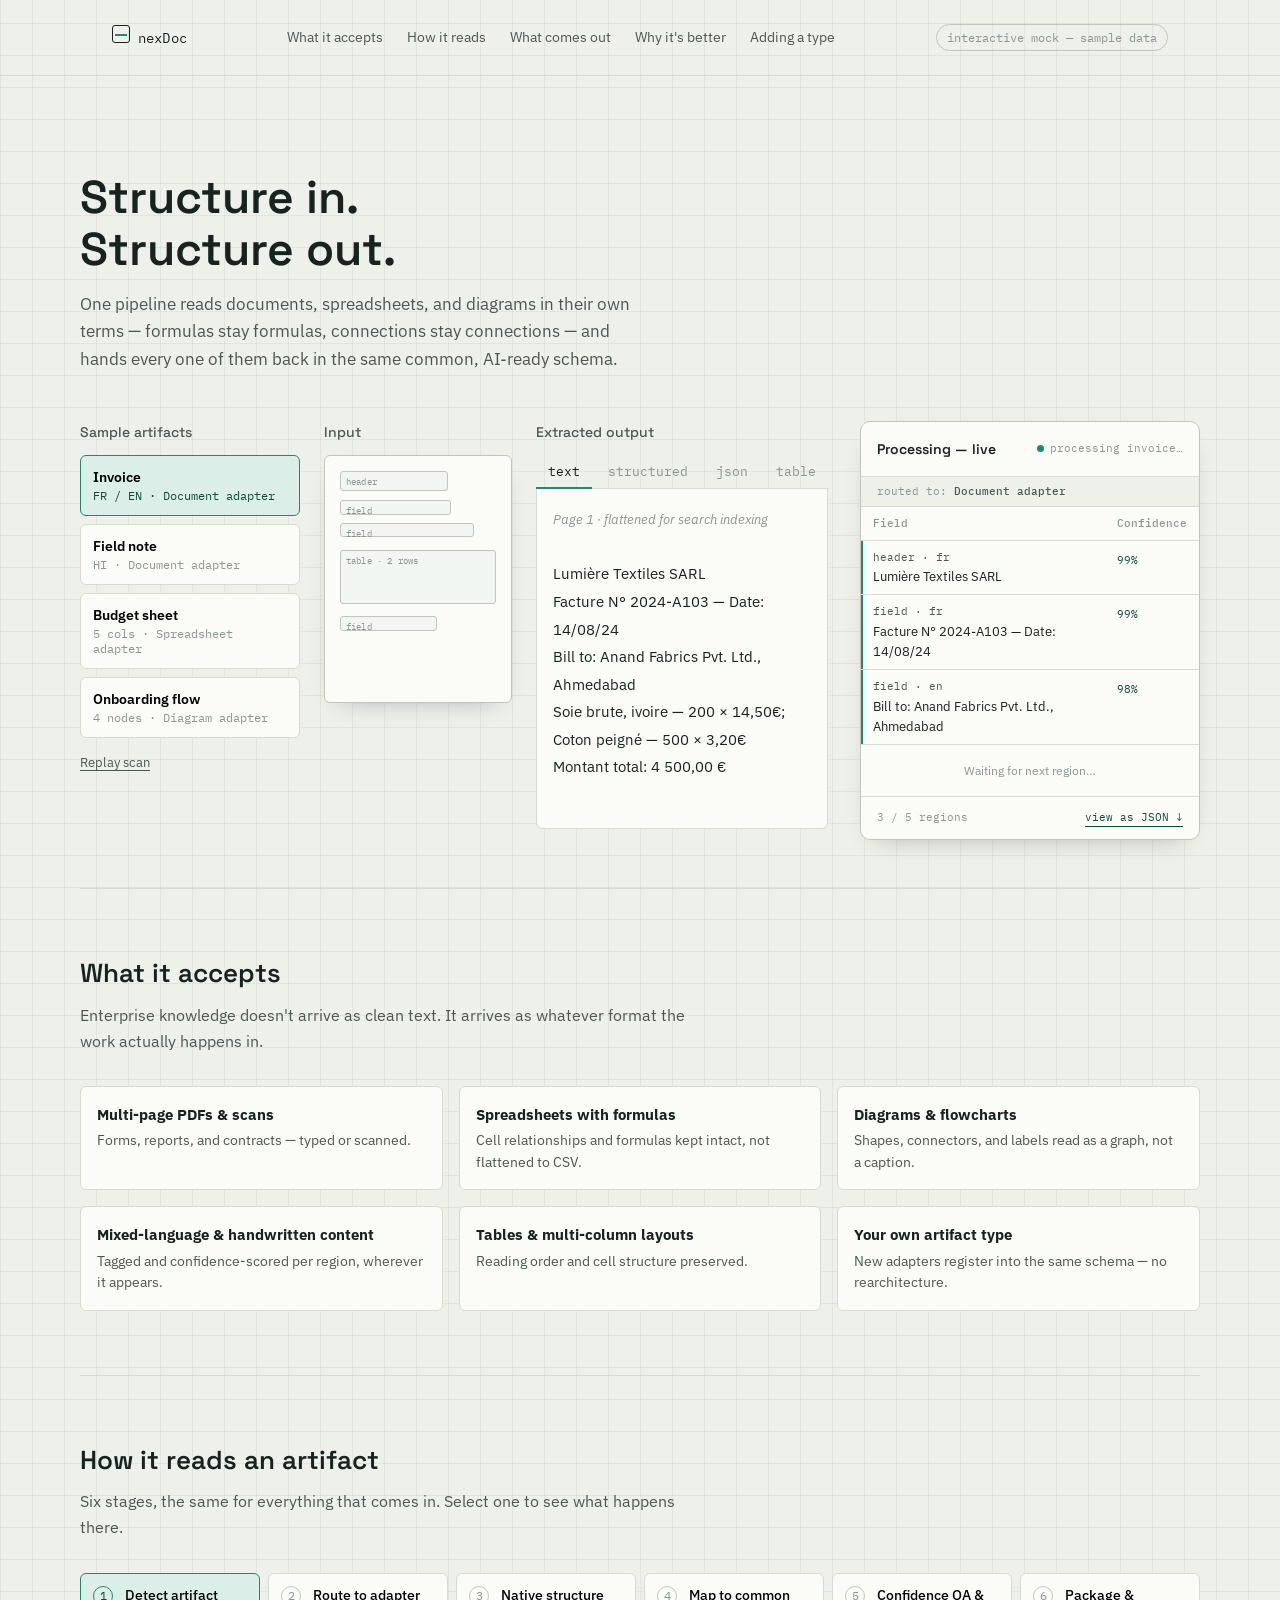
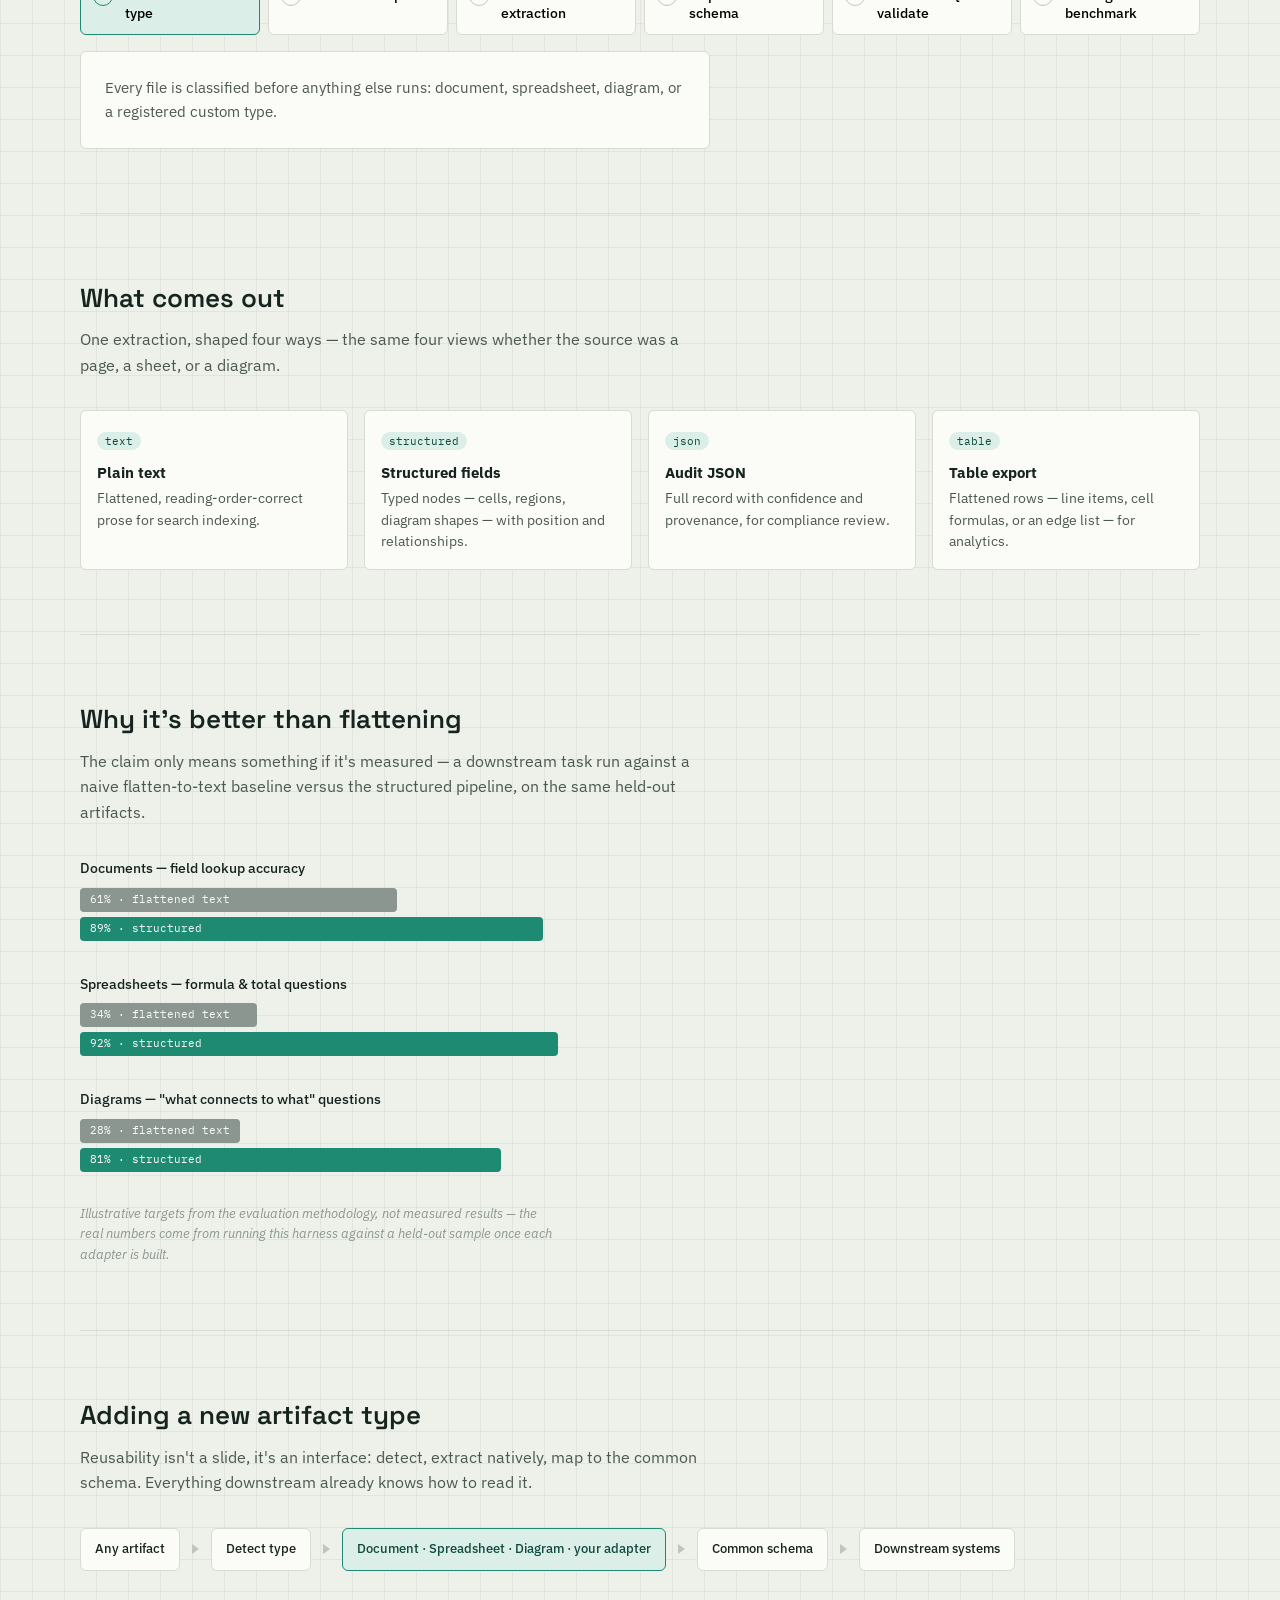
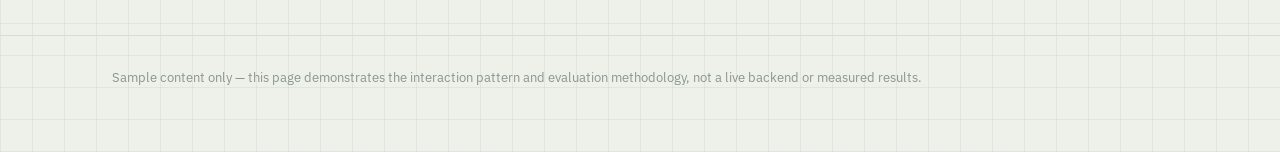
<file: design/preprocessing-pipeline-mock.html>
<!DOCTYPE html>
<html lang="en">
<head>
<meta charset="UTF-8">
<meta name="viewport" content="width=device-width, initial-scale=1.0">
<title>nexDoc — interactive mock</title>
<link rel="preconnect" href="https://fonts.googleapis.com">
<link rel="preconnect" href="https://fonts.gstatic.com" crossorigin>
<link href="https://fonts.googleapis.com/css2?family=Space+Grotesk:wght@500;600&family=IBM+Plex+Sans:wght@400;500;600&family=IBM+Plex+Mono:wght@400;500&display=swap" rel="stylesheet">
<style>
  :root{
    --paper:#EEF0EA;
    --paper-line:rgba(20,36,32,0.055);
    --surface:#FBFBF8;
    --ink:#16241F;
    --ink-soft:#4B5850;
    --ink-faint:#8B9691;
    --line:#D9DAD0;
    --line-strong:#C3C5B8;
    --accent:#1E8A72;
    --accent-soft:#DCEEE8;
    --accent-ink:#0E4A3D;
    --flag:#C1592E;
    --flag-soft:#F4E1D6;
    --flag-ink:#7A3418;
    --code-bg:#142119;
    --code-text:#DCE8DD;
    --code-key:#8FC9B4;
    --code-str:#E8C99A;
    --space-1:4px; --space-2:8px; --space-3:12px; --space-4:16px;
    --space-5:24px; --space-6:32px; --space-7:48px; --space-8:64px; --space-9:96px;
    --radius-sm:6px; --radius-md:10px;
    --font-display:'Space Grotesk', sans-serif;
    --font-body:'IBM Plex Sans', sans-serif;
    --font-mono:'IBM Plex Mono', monospace;
  }

  *{ box-sizing:border-box; }
  html{ scroll-behavior:smooth; }
  body{
    margin:0;
    background:
      repeating-linear-gradient(0deg, var(--paper-line) 0 1px, transparent 1px 32px),
      repeating-linear-gradient(90deg, var(--paper-line) 0 1px, transparent 1px 32px),
      var(--paper);
    color:var(--ink);
    font-family:var(--font-body);
    font-size:16px;
    line-height:1.6;
    -webkit-font-smoothing:antialiased;
  }
  h1,h2,h3{ font-family:var(--font-display); font-weight:600; margin:0; color:var(--ink); }
  p{ margin:0; }
  button{ font-family:inherit; cursor:pointer; }
  :focus-visible{ outline:2px solid var(--accent); outline-offset:2px; }

  .wrap{ max-width:1120px; margin:0 auto; padding:0 var(--space-6); }
  @media (max-width:640px){ .wrap{ padding:0 var(--space-4); } }

  /* ---------- header ---------- */
  .site-head{ padding:var(--space-5) 0; border-bottom:1px solid var(--line); }
  .site-head .wrap{ display:flex; align-items:center; justify-content:space-between; gap:var(--space-4); flex-wrap:wrap; }
  .mark{ display:flex; align-items:baseline; gap:var(--space-2); }
  .mark-glyph{ width:18px; height:18px; border:1.5px solid var(--ink); border-radius:3px; position:relative; flex:none; }
  .mark-glyph::after{ content:""; position:absolute; left:2px; right:2px; top:8px; height:1.5px; background:var(--accent); }
  .mark-name{ font-family:var(--font-mono); font-size:14px; letter-spacing:0.01em; }
  .site-nav{ display:flex; gap:var(--space-5); font-size:14px; color:var(--ink-soft); flex-wrap:wrap; }
  .site-nav a{ color:inherit; text-decoration:none; border-bottom:1px solid transparent; }
  .site-nav a:hover{ border-color:var(--ink-soft); }
  .mock-tag{ font-family:var(--font-mono); font-size:12px; color:var(--ink-faint); border:1px solid var(--line-strong); border-radius:999px; padding:3px 10px; }

  /* ---------- hero ---------- */
  .hero{ padding:var(--space-9) 0 var(--space-7); }
  .hero h1{ font-size:clamp(30px,4.4vw,46px); line-height:1.12; max-width:16ch; }
  .hero-sub{ margin-top:var(--space-4); max-width:58ch; color:var(--ink-soft); font-size:17px; }

  .live-layout{ display:grid; grid-template-columns:1fr 340px; gap:var(--space-6); align-items:start; margin-top:var(--space-7); }
  @media (max-width:960px){ .live-layout{ grid-template-columns:1fr; } }

  .demo{ display:grid; grid-template-columns:220px 1fr 1fr; gap:var(--space-5); align-items:start; }
  @media (max-width:900px){ .demo{ grid-template-columns:1fr; } }

  .picker h3{ font-size:14px; font-weight:500; color:var(--ink-soft); margin-bottom:var(--space-3); }
  .picker-list{ display:flex; flex-direction:column; gap:var(--space-2); }
  .doc-chip{ text-align:left; background:var(--surface); border:1px solid var(--line); border-radius:var(--radius-sm); padding:var(--space-3); display:flex; flex-direction:column; gap:2px; width:100%; }
  .doc-chip strong{ font-size:14px; font-weight:600; }
  .doc-chip span{ font-size:11.5px; color:var(--ink-faint); font-family:var(--font-mono); }
  .doc-chip[aria-pressed="true"]{ border-color:var(--accent); background:var(--accent-soft); }
  .doc-chip[aria-pressed="true"] span{ color:var(--accent-ink); }
  .replay{ margin-top:var(--space-4); font-size:13px; color:var(--ink-soft); background:none; border:none; padding:0; text-decoration:underline; text-underline-offset:3px; }

  .preview-col h3, .output-col h3{ font-size:14px; font-weight:500; color:var(--ink-soft); margin-bottom:var(--space-3); }
  .page-frame{
    background:var(--surface); border:1px solid var(--line-strong);
    border-radius:var(--radius-sm); box-shadow:0 10px 26px -18px rgba(16,30,25,0.45);
    position:relative; overflow:hidden; aspect-ratio:1 / 1.32; width:100%;
  }
  .page-frame.grid-bg{
    background-image:
      repeating-linear-gradient(0deg, var(--line) 0 1px, transparent 1px 20px),
      repeating-linear-gradient(90deg, var(--line) 0 1px, transparent 1px 20px);
    background-color:var(--surface);
  }
  .diagram-lines{ position:absolute; inset:0; width:100%; height:100%; pointer-events:none; }

  .region{
    position:absolute; border:1px solid var(--line-strong); border-radius:3px;
    background:rgba(30,138,114,0.04); cursor:pointer;
    transition:background 120ms ease, border-color 120ms ease, box-shadow 120ms ease;
  }
  .region.low{ border-color:var(--flag); background:rgba(193,89,46,0.07); }
  .region.active{ border-color:var(--accent); background:rgba(30,138,114,0.14); box-shadow:0 0 0 3px var(--accent-soft); }
  .region.active.low{ border-color:var(--flag); box-shadow:0 0 0 3px var(--flag-soft); }
  .region.shape-node{ border-radius:999px; }
  .region.shape-node-decision{ border-radius:6px; border-style:dashed; }
  .region.shape-edge{ background:rgba(251,251,248,0.6); border-style:dashed; }
  .region.shape-edge .region-label{ font-style:italic; }
  .region-label{ position:absolute; top:3px; left:5px; font-family:var(--font-mono); font-size:9px; letter-spacing:0.02em; color:var(--ink-faint); pointer-events:none; }
  .scanline{ position:absolute; left:0; right:0; top:0; height:2px; background:linear-gradient(90deg, transparent, var(--accent), transparent); opacity:0; }
  .scanline.run{ animation:sweep 1.4s ease-in-out 1; }
  @keyframes sweep{ 0%{ top:0; opacity:0; } 8%{ opacity:1; } 92%{ opacity:1; } 100%{ top:100%; opacity:0; } }
  @media (prefers-reduced-motion:reduce){ .scanline.run{ animation:none; } }

  /* ---------- output panel ---------- */
  .tabs{ display:flex; gap:var(--space-1); border-bottom:1px solid var(--line); }
  .tab-btn{ background:none; border:none; font-family:var(--font-mono); font-size:12.5px; color:var(--ink-faint); padding:var(--space-2) var(--space-3); border-bottom:2px solid transparent; margin-bottom:-1px; }
  .tab-btn[aria-selected="true"]{ color:var(--ink); border-color:var(--accent); }
  .panel-body{ border:1px solid var(--line); border-top:none; border-radius:0 0 var(--radius-sm) var(--radius-sm); background:var(--surface); min-height:340px; max-height:420px; overflow:auto; }

  .region-row{ display:flex; align-items:flex-start; gap:var(--space-3); padding:var(--space-3); border-bottom:1px solid var(--line); background:none; border-left:2px solid transparent; border-right:none; border-top:none; width:100%; text-align:left; }
  .region-row:last-child{ border-bottom:none; }
  .region-row.active{ border-left-color:var(--accent); background:var(--accent-soft); }
  .region-row.low.active{ border-left-color:var(--flag); background:var(--flag-soft); }
  .row-text{ flex:1; font-size:14px; }
  .row-text .native{ display:block; margin-top:2px; color:var(--ink-soft); }
  .badge-col{ display:flex; flex-direction:column; gap:4px; align-items:flex-end; flex:none; }
  .badge{ font-family:var(--font-mono); font-size:11px; padding:2px 7px; border-radius:999px; border:1px solid var(--line-strong); color:var(--ink-soft); white-space:nowrap; }
  .badge.lang{ color:var(--ink); }
  .badge.conf-high{ background:var(--accent-soft); border-color:var(--accent); color:var(--accent-ink); }
  .badge.conf-low{ background:var(--flag-soft); border-color:var(--flag); color:var(--flag-ink); }

  .code-block{ background:var(--code-bg); color:var(--code-text); font-family:var(--font-mono); font-size:12.5px; line-height:1.65; padding:var(--space-4); margin:0; white-space:pre; min-height:340px; max-height:420px; overflow:auto; }
  .code-block .k{ color:var(--code-key); }
  .code-block .s{ color:var(--code-str); }
  .text-block{ padding:var(--space-4); font-size:14.5px; line-height:1.9; white-space:pre-wrap; }
  .text-block .muted{ color:var(--ink-faint); font-style:italic; font-size:13px; }

  table.extract-table{ width:100%; border-collapse:collapse; font-size:13.5px; }
  table.extract-table th, table.extract-table td{ text-align:left; padding:var(--space-3); border-bottom:1px solid var(--line); }
  table.extract-table th{ font-family:var(--font-mono); font-weight:500; font-size:12px; color:var(--ink-soft); }
  .empty-state{ padding:var(--space-6) var(--space-4); text-align:center; color:var(--ink-faint); font-size:14px; }

  /* ---------- live processing side panel ---------- */
  .live-panel{ position:sticky; top:var(--space-5); border:1px solid var(--line-strong); border-radius:var(--radius-md); background:var(--surface); overflow:hidden; box-shadow:0 10px 26px -18px rgba(16,30,25,0.45); }
  .live-head{ padding:var(--space-4); border-bottom:1px solid var(--line); display:flex; align-items:center; justify-content:space-between; gap:var(--space-2); }
  .live-head h3{ font-size:14px; font-weight:600; }
  .live-status{ font-family:var(--font-mono); font-size:11px; color:var(--ink-faint); display:flex; align-items:center; gap:6px; }
  .live-dot{ width:7px; height:7px; border-radius:50%; background:var(--ink-faint); flex:none; }
  .live-status.running .live-dot{ background:var(--accent); animation:pulse 1s ease-in-out infinite; }
  .live-status.done .live-dot{ background:var(--accent); }
  @keyframes pulse{ 0%,100%{ opacity:1; } 50%{ opacity:0.35; } }
  @media (prefers-reduced-motion:reduce){ .live-status.running .live-dot{ animation:none; } }
  .live-route{ padding:6px var(--space-4); font-family:var(--font-mono); font-size:10.5px; color:var(--ink-faint); border-bottom:1px solid var(--line); background:var(--paper); }
  .live-route strong{ color:var(--ink-soft); font-weight:500; }
  .live-table-wrap{ max-height:380px; overflow:auto; }
  table.live-table{ width:100%; border-collapse:collapse; }
  table.live-table th{ position:sticky; top:0; background:var(--surface); text-align:left; font-family:var(--font-mono); font-weight:500; font-size:10.5px; color:var(--ink-faint); padding:var(--space-2) var(--space-3); border-bottom:1px solid var(--line); }
  table.live-table td{ padding:var(--space-2) var(--space-3); border-bottom:1px solid var(--line); font-size:12.5px; vertical-align:top; }
  .live-row{ opacity:0; transform:translateY(4px); animation:rowIn 260ms ease forwards; }
  @keyframes rowIn{ to{ opacity:1; transform:translateY(0); } }
  @media (prefers-reduced-motion:reduce){ .live-row{ animation:none; opacity:1; transform:none; } }
  .live-row.low td:first-child{ box-shadow:inset 2px 0 0 var(--flag); }
  .live-row:not(.low) td:first-child{ box-shadow:inset 2px 0 0 var(--accent); }
  .field-name{ font-family:var(--font-mono); font-size:11px; color:var(--ink-soft); display:block; }
  .field-value{ margin-top:2px; }
  .live-conf{ font-family:var(--font-mono); font-size:11px; white-space:nowrap; }
  .live-conf.high{ color:var(--accent-ink); }
  .live-conf.low{ color:var(--flag-ink); }
  .live-pending{ color:var(--ink-faint); font-size:12px; padding:var(--space-4); text-align:center; }
  .live-foot{ padding:var(--space-3) var(--space-4); border-top:1px solid var(--line); display:flex; justify-content:space-between; font-family:var(--font-mono); font-size:11px; color:var(--ink-faint); }
  .live-foot a{ color:var(--accent-ink); text-decoration:none; border-bottom:1px solid currentColor; }

  /* ---------- generic sections ---------- */
  section.section{ padding:var(--space-8) 0; border-top:1px solid var(--line); }
  .section-head{ max-width:62ch; margin-bottom:var(--space-6); }
  .section-head h2{ font-size:26px; }
  .section-head p{ margin-top:var(--space-2); color:var(--ink-soft); }

  .accepts-grid{ display:grid; grid-template-columns:repeat(3,1fr); gap:var(--space-4); }
  @media (max-width:760px){ .accepts-grid{ grid-template-columns:1fr 1fr; } }
  @media (max-width:480px){ .accepts-grid{ grid-template-columns:1fr; } }
  .accept-card{ border:1px solid var(--line); border-radius:var(--radius-sm); padding:var(--space-4); background:var(--surface); }
  .accept-card strong{ font-size:14.5px; display:block; margin-bottom:4px; }
  .accept-card p{ font-size:13.5px; color:var(--ink-soft); }

  .stepper{ display:flex; gap:var(--space-2); flex-wrap:wrap; }
  .step-btn{ flex:1 1 150px; text-align:left; background:var(--surface); border:1px solid var(--line); border-radius:var(--radius-sm); padding:var(--space-3); display:flex; gap:var(--space-3); align-items:flex-start; }
  .step-btn[aria-pressed="true"]{ border-color:var(--accent); background:var(--accent-soft); }
  .step-num{ font-family:var(--font-mono); font-size:12px; color:var(--ink-faint); flex:none; width:20px; height:20px; border:1px solid var(--line-strong); border-radius:50%; display:flex; align-items:center; justify-content:center; }
  .step-btn[aria-pressed="true"] .step-num{ border-color:var(--accent); color:var(--accent-ink); }
  .step-label{ font-size:13.5px; font-weight:500; }
  .step-detail{ margin-top:var(--space-4); border:1px solid var(--line); border-radius:var(--radius-sm); padding:var(--space-5); background:var(--surface); font-size:15px; color:var(--ink-soft); max-width:70ch; }

  .outputs-grid{ display:grid; grid-template-columns:repeat(4,1fr); gap:var(--space-4); }
  @media (max-width:820px){ .outputs-grid{ grid-template-columns:1fr 1fr; } }
  @media (max-width:480px){ .outputs-grid{ grid-template-columns:1fr; } }
  .output-card{ border:1px solid var(--line); border-radius:var(--radius-sm); padding:var(--space-4); background:var(--surface); }
  .output-card .tag{ font-family:var(--font-mono); font-size:11px; color:var(--accent-ink); background:var(--accent-soft); border-radius:999px; padding:2px 8px; }
  .output-card strong{ display:block; margin-top:var(--space-2); font-size:14.5px; }
  .output-card p{ font-size:13.5px; color:var(--ink-soft); margin-top:4px; }

  /* ---------- proof section ---------- */
  .compare-row{ margin-bottom:var(--space-6); }
  .compare-row:last-child{ margin-bottom:0; }
  .compare-label{ font-size:14px; font-weight:500; margin-bottom:8px; }
  .compare-bars{ display:flex; flex-direction:column; gap:5px; max-width:520px; }
  .bar{ height:24px; border-radius:4px; display:flex; align-items:center; padding:0 10px; font-family:var(--font-mono); font-size:11px; white-space:nowrap; color:var(--surface); min-width:fit-content; }
  .bar.baseline{ background:var(--ink-faint); }
  .bar.structured{ background:var(--accent); }
  .proof-note{ margin-top:var(--space-5); font-size:13px; color:var(--ink-faint); font-style:italic; max-width:60ch; }

  /* ---------- extend section ---------- */
  .flow-row{ display:flex; align-items:center; flex-wrap:wrap; gap:var(--space-3); }
  .flow-step{ background:var(--surface); border:1px solid var(--line); border-radius:var(--radius-sm); padding:10px 14px; font-size:13px; font-weight:500; }
  .flow-step.wide{ background:var(--accent-soft); border-color:var(--accent); color:var(--accent-ink); }
  .flow-arrow{ width:0; height:0; border-top:5px solid transparent; border-bottom:5px solid transparent; border-left:7px solid var(--line-strong); flex:none; }
  @media (max-width:700px){ .flow-row{ flex-direction:column; align-items:stretch; } .flow-arrow{ align-self:center; transform:rotate(90deg); } }

  footer{ border-top:1px solid var(--line); padding:var(--space-6) 0 var(--space-8); }
  footer p{ font-size:13px; color:var(--ink-faint); }
</style>
</head>
<body>

<header class="site-head">
  <div class="wrap">
    <div class="mark">
      <span class="mark-glyph" aria-hidden="true"></span>
      <span class="mark-name">nexDoc</span>
    </div>
    <nav class="site-nav" aria-label="Section links">
      <a href="#accepts">What it accepts</a>
      <a href="#process">How it reads</a>
      <a href="#outputs">What comes out</a>
      <a href="#proof">Why it's better</a>
      <a href="#extend">Adding a type</a>
    </nav>
    <span class="mock-tag">interactive mock — sample data</span>
  </div>
</header>

<main>
  <section class="hero wrap">
    <h1>Structure in. Structure out.</h1>
    <p class="hero-sub">One pipeline reads documents, spreadsheets, and diagrams in their own terms — formulas stay formulas, connections stay connections — and hands every one of them back in the same common, AI-ready schema.</p>

    <div class="live-layout">
      <div class="demo">
        <div class="picker">
          <h3>Sample artifacts</h3>
          <div class="picker-list" id="pickerList"></div>
          <button class="replay" id="replayBtn" type="button">Replay scan</button>
        </div>

        <div class="preview-col">
          <h3>Input</h3>
          <div class="page-frame" id="pageFrame">
            <div class="scanline" id="scanline"></div>
          </div>
        </div>

        <div class="output-col">
          <h3>Extracted output</h3>
          <div class="tabs" role="tablist" aria-label="Output format">
            <button class="tab-btn" id="tabBtn-text" role="tab" aria-selected="true" data-tab="text" type="button">text</button>
            <button class="tab-btn" id="tabBtn-structured" role="tab" aria-selected="false" data-tab="structured" type="button">structured</button>
            <button class="tab-btn" id="tabBtn-json" role="tab" aria-selected="false" data-tab="json" type="button">json</button>
            <button class="tab-btn" id="tabBtn-table" role="tab" aria-selected="false" data-tab="table" type="button">table</button>
          </div>
          <div class="panel-body">
            <div id="panel-text" role="tabpanel" class="text-block"></div>
            <div id="panel-structured" role="tabpanel" hidden></div>
            <pre id="panel-json" role="tabpanel" class="code-block" hidden></pre>
            <div id="panel-table" role="tabpanel" hidden></div>
          </div>
        </div>
      </div>

      <aside class="live-panel" aria-label="Live processing panel">
        <div class="live-head">
          <h3>Processing — live</h3>
          <span class="live-status" id="liveStatus"><span class="live-dot"></span><span id="liveStatusText">idle</span></span>
        </div>
        <div class="live-route" id="liveRoute">routed to: —</div>
        <div class="live-table-wrap">
          <table class="live-table">
            <thead><tr><th>Field</th><th>Confidence</th></tr></thead>
            <tbody id="liveTableBody"></tbody>
          </table>
          <div class="live-pending" id="livePending" hidden>Waiting for next region…</div>
        </div>
        <div class="live-foot">
          <span id="liveCount">0 / 0 regions</span>
          <a href="#" id="liveJsonLink">view as JSON ↓</a>
        </div>
      </aside>
    </div>
  </section>

  <section class="section wrap" id="accepts">
    <div class="section-head">
      <h2>What it accepts</h2>
      <p>Enterprise knowledge doesn't arrive as clean text. It arrives as whatever format the work actually happens in.</p>
    </div>
    <div class="accepts-grid">
      <div class="accept-card"><strong>Multi-page PDFs &amp; scans</strong><p>Forms, reports, and contracts — typed or scanned.</p></div>
      <div class="accept-card"><strong>Spreadsheets with formulas</strong><p>Cell relationships and formulas kept intact, not flattened to CSV.</p></div>
      <div class="accept-card"><strong>Diagrams &amp; flowcharts</strong><p>Shapes, connectors, and labels read as a graph, not a caption.</p></div>
      <div class="accept-card"><strong>Mixed-language &amp; handwritten content</strong><p>Tagged and confidence-scored per region, wherever it appears.</p></div>
      <div class="accept-card"><strong>Tables &amp; multi-column layouts</strong><p>Reading order and cell structure preserved.</p></div>
      <div class="accept-card"><strong>Your own artifact type</strong><p>New adapters register into the same schema — no rearchitecture.</p></div>
    </div>
  </section>

  <section class="section wrap" id="process">
    <div class="section-head">
      <h2>How it reads an artifact</h2>
      <p>Six stages, the same for everything that comes in. Select one to see what happens there.</p>
    </div>
    <div class="stepper" id="stepper"></div>
    <div class="step-detail" id="stepDetail"></div>
  </section>

  <section class="section wrap" id="outputs">
    <div class="section-head">
      <h2>What comes out</h2>
      <p>One extraction, shaped four ways — the same four views whether the source was a page, a sheet, or a diagram.</p>
    </div>
    <div class="outputs-grid">
      <div class="output-card"><span class="tag">text</span><strong>Plain text</strong><p>Flattened, reading-order-correct prose for search indexing.</p></div>
      <div class="output-card"><span class="tag">structured</span><strong>Structured fields</strong><p>Typed nodes — cells, regions, diagram shapes — with position and relationships.</p></div>
      <div class="output-card"><span class="tag">json</span><strong>Audit JSON</strong><p>Full record with confidence and provenance, for compliance review.</p></div>
      <div class="output-card"><span class="tag">table</span><strong>Table export</strong><p>Flattened rows — line items, cell formulas, or an edge list — for analytics.</p></div>
    </div>
  </section>

  <section class="section wrap" id="proof">
    <div class="section-head">
      <h2>Why it's better than flattening</h2>
      <p>The claim only means something if it's measured — a downstream task run against a naive flatten-to-text baseline versus the structured pipeline, on the same held-out artifacts.</p>
    </div>
    <div class="compare-row">
      <div class="compare-label">Documents — field lookup accuracy</div>
      <div class="compare-bars">
        <div class="bar baseline" style="width:61%">61% · flattened text</div>
        <div class="bar structured" style="width:89%">89% · structured</div>
      </div>
    </div>
    <div class="compare-row">
      <div class="compare-label">Spreadsheets — formula &amp; total questions</div>
      <div class="compare-bars">
        <div class="bar baseline" style="width:34%">34% · flattened text</div>
        <div class="bar structured" style="width:92%">92% · structured</div>
      </div>
    </div>
    <div class="compare-row">
      <div class="compare-label">Diagrams — "what connects to what" questions</div>
      <div class="compare-bars">
        <div class="bar baseline" style="width:28%">28% · flattened text</div>
        <div class="bar structured" style="width:81%">81% · structured</div>
      </div>
    </div>
    <p class="proof-note">Illustrative targets from the evaluation methodology, not measured results — the real numbers come from running this harness against a held-out sample once each adapter is built.</p>
  </section>

  <section class="section wrap" id="extend">
    <div class="section-head">
      <h2>Adding a new artifact type</h2>
      <p>Reusability isn't a slide, it's an interface: detect, extract natively, map to the common schema. Everything downstream already knows how to read it.</p>
    </div>
    <div class="flow-row">
      <div class="flow-step">Any artifact</div>
      <span class="flow-arrow" aria-hidden="true"></span>
      <div class="flow-step">Detect type</div>
      <span class="flow-arrow" aria-hidden="true"></span>
      <div class="flow-step wide">Document · Spreadsheet · Diagram · your adapter</div>
      <span class="flow-arrow" aria-hidden="true"></span>
      <div class="flow-step">Common schema</div>
      <span class="flow-arrow" aria-hidden="true"></span>
      <div class="flow-step">Downstream systems</div>
    </div>
  </section>
</main>

<footer>
  <div class="wrap">
    <p>Sample content only — this page demonstrates the interaction pattern and evaluation methodology, not a live backend or measured results.</p>
  </div>
</footer>

<script>
const DOCS = [
  {
    id:'invoice', kind:'document', adapter:'Document adapter',
    title:'Invoice', meta:'FR / EN · Document adapter', pageLabel:'Page 1', path:'born-digital',
    regions:[
      { id:'r1', type:'header', typeLabel:'header', lang:'fr', text:'Lumière Textiles SARL', confidence:0.99, box:{top:6,left:8,width:58,height:8} },
      { id:'r2', type:'field', typeLabel:'field', lang:'fr', text:'Facture N° 2024-A103 — Date: 14/08/24', confidence:0.99, box:{top:18,left:8,width:60,height:6} },
      { id:'r3', type:'field', typeLabel:'field', lang:'en', text:'Bill to: Anand Fabrics Pvt. Ltd., Ahmedabad', confidence:0.98, box:{top:27,left:8,width:72,height:6} },
      { id:'r4', type:'table', typeLabel:'table · 2 rows', lang:'fr', text:'Soie brute, ivoire — 200 × 14,50€; Coton peigné — 500 × 3,20€', confidence:0.97, box:{top:38,left:8,width:84,height:22} },
      { id:'r5', type:'field', typeLabel:'field', lang:'fr', text:'Montant total: 4 500,00 €', confidence:0.99, box:{top:65,left:8,width:52,height:6} }
    ],
    tableKind:'lineitems',
    table:[
      { description:'Soie brute, ivoire', qty:200, unit_price_eur:14.50, total_eur:2900.00 },
      { description:'Coton peigné', qty:500, unit_price_eur:3.20, total_eur:1600.00 }
    ]
  },
  {
    id:'note', kind:'document', adapter:'Document adapter',
    title:'Field note', meta:'HI · Document adapter', pageLabel:'Page 2 (amendment)', path:'scanned',
    regions:[
      { id:'r1', type:'figure', typeLabel:'figure · non-text', lang:null, text:null, confidence:0.95, box:{top:6,left:10,width:30,height:16} },
      { id:'r2', type:'handwritten', typeLabel:'handwritten note', lang:'hi', text:'माल की जांच के बाद भुगतान होगा।', confidence:0.81, box:{top:32,left:8,width:80,height:14} },
      { id:'r3', type:'signature', typeLabel:'signature block', lang:'en', text:'Signed: R. Anand — Date: 16/08/24', confidence:0.93, box:{top:52,left:8,width:62,height:6} }
    ],
    tableKind:null,
    table:null
  },
  {
    id:'budget', kind:'spreadsheet', adapter:'Spreadsheet adapter',
    title:'Budget sheet', meta:'5 cols · Spreadsheet adapter', pageLabel:'Sheet: Q1 Plan', path:'native-parse',
    regions:[
      { id:'r1', type:'header-row', typeLabel:'header row', lang:null, text:'Category · Jan · Feb · Mar · Total', confidence:0.99, box:{top:8,left:4,width:90,height:16} },
      { id:'r2', type:'row', typeLabel:'row · Marketing', lang:null, text:'Marketing — 1,200 / 1,400 / 1,300', confidence:0.98, box:{top:24,left:4,width:90,height:16} },
      { id:'r3', type:'formula-cell', typeLabel:'formula · E2', lang:null, text:'=SUM(B2:D2) → 3,900', confidence:0.95, box:{top:24,left:76,width:18,height:16} },
      { id:'r4', type:'formula-cell', typeLabel:'formula · E5', lang:null, text:"=SUM(E2:E4)+'Actuals'!E5 → cross-sheet reference", confidence:0.79, box:{top:72,left:76,width:18,height:16} }
    ],
    tableKind:'cells',
    table:[
      { ref:'A1:E1', formula:'—', value:'Category · Jan · Feb · Mar · Total' },
      { ref:'A2:D2', formula:'—', value:'Marketing · 1,200 · 1,400 · 1,300' },
      { ref:'E2', formula:'=SUM(B2:D2)', value:'3,900' },
      { ref:'E5', formula:"=SUM(E2:E4)+'Actuals'!E5", value:'flagged — external reference' }
    ]
  },
  {
    id:'flow', kind:'diagram', adapter:'Diagram adapter',
    title:'Onboarding flow', meta:'4 nodes · Diagram adapter', pageLabel:'Process: Vendor onboarding', path:'detection+ocr',
    connectors:[
      { x1:50, y1:18, x2:50, y2:26 },
      { x1:50, y1:38, x2:28, y2:46 },
      { x1:50, y1:38, x2:74, y2:46 }
    ],
    regions:[
      { id:'n1', type:'node', shape:'node', typeLabel:'node · start', lang:null, text:'Start: new vendor request', confidence:0.98, box:{top:8,left:30,width:40,height:10} },
      { id:'n2', type:'node', shape:'node-decision', typeLabel:'node · decision', lang:null, text:'Credit check passes?', confidence:0.97, box:{top:26,left:22,width:56,height:12} },
      { id:'n3', type:'node', shape:'node', typeLabel:'node · action', lang:null, text:'Approve vendor', confidence:0.99, box:{top:46,left:8,width:40,height:10} },
      { id:'n4', type:'node', shape:'node', typeLabel:'node · action', lang:null, text:'Request additional documents', confidence:0.95, box:{top:46,left:54,width:40,height:10} },
      { id:'e1', type:'edge', shape:'edge', typeLabel:'edge · yes branch', lang:null, text:'Connects: decision → approve vendor', confidence:0.84, box:{top:39,left:30,width:18,height:6} },
      { id:'e2', type:'edge', shape:'edge', typeLabel:'edge · no branch', lang:null, text:'Connects: decision → request documents', confidence:0.81, box:{top:39,left:53,width:18,height:6} }
    ],
    tableKind:'edges',
    table:[
      { from:'Start', to:'Credit check passes?', label:'—', confidence:0.96 },
      { from:'Credit check passes?', to:'Approve vendor', label:'yes', confidence:0.84 },
      { from:'Credit check passes?', to:'Request additional documents', label:'no', confidence:0.81 }
    ]
  }
];

const STAGES = [
  { label:'Detect artifact type', detail:'Every file is classified before anything else runs: document, spreadsheet, diagram, or a registered custom type.' },
  { label:'Route to adapter', detail:'Each type has its own extractor — layout-aware OCR for documents, formula-aware parsing for spreadsheets, shape-and-connector detection for diagrams.' },
  { label:'Native structure extraction', detail:'The adapter reads the artifact in its own terms: reading order and tables, or cell formulas and dependencies, or nodes and connections — not flattened to prose first.' },
  { label:'Map to common schema', detail:'Every adapter\'s output lands in the same node-and-relationship schema, so downstream systems only need to understand one format, not four.' },
  { label:'Confidence QA & validate', detail:'Each node and relationship is scored individually — text confidence, formula-reference confidence, or connection-topology confidence — and anything below threshold is flagged for review.' },
  { label:'Package & benchmark', detail:'Structured output ships alongside a measured comparison against a naive flatten-to-text baseline, so "better" is a number, not a claim.' }
];

let activeDocId = DOCS[0].id;
let activeTab = 'text';
let activeRegionId = null;

function currentDoc(){ return DOCS.find(d => d.id === activeDocId); }

function renderPicker(){
  const list = document.getElementById('pickerList');
  list.innerHTML = '';
  DOCS.forEach(doc => {
    const btn = document.createElement('button');
    btn.className = 'doc-chip';
    btn.type = 'button';
    btn.setAttribute('aria-pressed', doc.id === activeDocId ? 'true' : 'false');
    btn.innerHTML = '<strong>' + doc.title + '</strong><span>' + doc.meta + '</span>';
    btn.addEventListener('click', () => selectDoc(doc.id, true));
    list.appendChild(btn);
  });
}

function renderPreview(runScan){
  const doc = currentDoc();
  const frame = document.getElementById('pageFrame');
  frame.querySelectorAll('.region').forEach(el => el.remove());
  frame.querySelectorAll('.diagram-lines').forEach(el => el.remove());
  frame.classList.toggle('grid-bg', doc.kind === 'spreadsheet');

  if(doc.kind === 'diagram' && doc.connectors){
    const svgNS = 'http://www.w3.org/2000/svg';
    const svg = document.createElementNS(svgNS,'svg');
    svg.setAttribute('class','diagram-lines');
    svg.setAttribute('viewBox','0 0 100 100');
    svg.setAttribute('preserveAspectRatio','none');
    let inner = '<defs><marker id="arrowhd" viewBox="0 0 8 8" refX="6" refY="4" markerWidth="5" markerHeight="5" orient="auto-start-reverse"><path d="M1 1L7 4L1 7Z" fill="' + 'currentColor' + '"/></marker></defs>';
    doc.connectors.forEach(c => {
      inner += '<line x1="'+c.x1+'" y1="'+c.y1+'" x2="'+c.x2+'" y2="'+c.y2+'" stroke="currentColor" stroke-width="1.2" marker-end="url(#arrowhd)"/>';
    });
    svg.innerHTML = inner;
    svg.style.color = 'var(--line-strong)';
    frame.appendChild(svg);
  }

  doc.regions.forEach(r => {
    const el = document.createElement('div');
    let cls = 'region';
    if(r.confidence < 0.85) cls += ' low';
    if(r.id === activeRegionId) cls += ' active';
    if(r.shape) cls += ' shape-' + r.shape;
    el.className = cls;
    el.style.top = r.box.top + '%';
    el.style.left = r.box.left + '%';
    el.style.width = r.box.width + '%';
    el.style.height = r.box.height + '%';
    el.title = r.typeLabel;
    el.setAttribute('role', 'button');
    el.setAttribute('tabindex', '0');
    el.setAttribute('aria-label', r.typeLabel + (r.text ? ': ' + r.text : ' (non-text region)'));
    const tag = document.createElement('span');
    tag.className = 'region-label';
    tag.textContent = r.typeLabel;
    el.appendChild(tag);
    el.addEventListener('click', () => selectRegion(r.id));
    el.addEventListener('keydown', e => { if(e.key === 'Enter' || e.key === ' '){ e.preventDefault(); selectRegion(r.id); } });
    frame.appendChild(el);
  });

  if(runScan){
    const line = document.getElementById('scanline');
    line.classList.remove('run');
    void line.offsetWidth;
    line.classList.add('run');
  }
}

function selectRegion(id){
  activeRegionId = (activeRegionId === id) ? null : id;
  renderPreview(false);
  renderActiveTab();
}

function selectDoc(id, runScan){
  activeDocId = id;
  activeRegionId = null;
  renderPicker();
  renderPreview(runScan);
  renderActiveTab();
  runLivePanel();
}

function confBadge(c){
  const pct = Math.round(c * 100) + '%';
  const cls = c < 0.85 ? 'conf-low' : 'conf-high';
  return '<span class="badge ' + cls + '">' + pct + (c < 0.85 ? ' · review' : '') + '</span>';
}

function renderText(){
  const doc = currentDoc();
  const panel = document.getElementById('panel-text');
  const lines = doc.regions.map(r => r.text ? r.text : '[' + r.typeLabel + ' — excluded, non-text]').join('\n');
  panel.innerHTML = '<span class="muted">' + doc.pageLabel + ' · flattened for search indexing</span>\n\n' + escapeHtml(lines);
}

function renderStructured(){
  const doc = currentDoc();
  const panel = document.getElementById('panel-structured');
  panel.innerHTML = '';
  doc.regions.forEach(r => {
    const row = document.createElement('button');
    row.type = 'button';
    row.className = 'region-row' + (r.confidence < 0.85 ? ' low' : '') + (r.id === activeRegionId ? ' active' : '');
    const langBadge = r.lang ? '<span class="badge lang">' + r.lang + '</span>' : '';
    row.innerHTML =
      '<div class="row-text">' + (r.text ? escapeHtml(r.text) : '<span class="native">non-text region</span>') +
      '<span class="native">' + r.typeLabel + '</span></div>' +
      '<div class="badge-col">' + langBadge + confBadge(r.confidence) + '</div>';
    row.addEventListener('click', () => selectRegion(r.id));
    panel.appendChild(row);
  });
}

function renderJson(){
  const doc = currentDoc();
  const panel = document.getElementById('panel-json');
  const obj = {
    artifact: doc.title,
    kind: doc.kind,
    adapter: doc.adapter,
    page: doc.pageLabel,
    path_used: doc.path,
    regions: doc.regions.map(r => ({
      type: r.type,
      shape: r.shape || null,
      language: r.lang,
      confidence: r.confidence,
      text: r.text
    }))
  };
  let text = JSON.stringify(obj, null, 2);
  text = escapeHtml(text)
    .replace(/"([a-zA-Z_]+)":/g, '<span class="k">"$1"</span>:')
    .replace(/: "([^"]*)"/g, ': <span class="s">"$1"</span>');
  panel.innerHTML = text;
}

function renderTable(){
  const doc = currentDoc();
  const panel = document.getElementById('panel-table');
  if(!doc.table){
    panel.innerHTML = '<div class="empty-state">No tabular data in this artifact.<br>Table export stays empty rather than guessing.</div>';
    return;
  }
  let headCols, rows;
  if(doc.tableKind === 'lineitems'){
    headCols = ['Description','Qty','Unit price','Total'];
    rows = doc.table.map(row => '<tr><td>'+row.description+'</td><td>'+row.qty+'</td><td>'+row.unit_price_eur.toFixed(2)+' €</td><td>'+row.total_eur.toFixed(2)+' €</td></tr>').join('');
  } else if(doc.tableKind === 'cells'){
    headCols = ['Reference','Formula','Value'];
    rows = doc.table.map(row => '<tr><td>'+row.ref+'</td><td>'+escapeHtml(row.formula)+'</td><td>'+row.value+'</td></tr>').join('');
  } else if(doc.tableKind === 'edges'){
    headCols = ['From','To','Label','Confidence'];
    rows = doc.table.map(row => '<tr><td>'+row.from+'</td><td>'+row.to+'</td><td>'+row.label+'</td><td>'+Math.round(row.confidence*100)+'%</td></tr>').join('');
  }
  panel.innerHTML = '<table class="extract-table"><thead><tr>'+headCols.map(h=>'<th>'+h+'</th>').join('')+'</tr></thead><tbody>'+rows+'</tbody></table>';
}

function renderActiveTab(){
  renderText();
  renderStructured();
  renderJson();
  renderTable();
}

function escapeHtml(str){
  return String(str).replace(/[&<>]/g, c => ({'&':'&amp;','<':'&lt;','>':'&gt;'}[c]));
}

function initTabs(){
  const buttons = document.querySelectorAll('.tab-btn');
  buttons.forEach(btn => {
    btn.addEventListener('click', () => {
      activeTab = btn.dataset.tab;
      buttons.forEach(b => b.setAttribute('aria-selected', b === btn ? 'true' : 'false'));
      ['text','structured','json','table'].forEach(name => {
        document.getElementById('panel-' + name).hidden = (name !== activeTab);
      });
    });
  });
}

function renderStepper(){
  const stepper = document.getElementById('stepper');
  const detail = document.getElementById('stepDetail');
  stepper.innerHTML = '';
  STAGES.forEach((stage, i) => {
    const btn = document.createElement('button');
    btn.type = 'button';
    btn.className = 'step-btn';
    btn.setAttribute('aria-pressed', i === 0 ? 'true' : 'false');
    btn.innerHTML = '<span class="step-num">' + (i+1) + '</span><span class="step-label">' + stage.label + '</span>';
    btn.addEventListener('click', () => {
      stepper.querySelectorAll('.step-btn').forEach(b => b.setAttribute('aria-pressed','false'));
      btn.setAttribute('aria-pressed','true');
      detail.textContent = stage.detail;
    });
    stepper.appendChild(btn);
  });
  detail.textContent = STAGES[0].detail;
}

document.getElementById('replayBtn').addEventListener('click', () => { renderPreview(true); runLivePanel(); });

/* ---------- live processing side panel ---------- */
let liveTimer = null;

function setLiveStatus(state, label){
  const el = document.getElementById('liveStatus');
  el.className = 'live-status' + (state ? ' ' + state : '');
  document.getElementById('liveStatusText').textContent = label;
}

function runLivePanel(){
  if(liveTimer){ clearInterval(liveTimer); liveTimer = null; }
  const doc = currentDoc();
  const body = document.getElementById('liveTableBody');
  const pending = document.getElementById('livePending');
  body.innerHTML = '';
  pending.hidden = false;
  document.getElementById('liveCount').textContent = '0 / ' + doc.regions.length + ' regions';
  document.getElementById('liveRoute').innerHTML = 'routed to: <strong>' + doc.adapter + '</strong>';
  setLiveStatus('running', 'processing ' + doc.title.toLowerCase() + '…');

  let i = 0;
  liveTimer = setInterval(() => {
    if(i >= doc.regions.length){
      clearInterval(liveTimer); liveTimer = null;
      pending.hidden = true;
      setLiveStatus('done', 'done — ' + doc.regions.length + ' regions');
      return;
    }
    const r = doc.regions[i];
    const row = document.createElement('tr');
    row.className = 'live-row' + (r.confidence < 0.85 ? ' low' : '');
    const valueHtml = r.text
      ? '<span class="field-value">' + escapeHtml(r.text) + '</span>'
      : '<span class="field-value muted">non-text region</span>';
    row.innerHTML =
      '<td><span class="field-name">' + r.typeLabel + (r.lang ? ' · ' + r.lang : '') + '</span>' + valueHtml + '</td>' +
      '<td><span class="live-conf ' + (r.confidence < 0.85 ? 'low' : 'high') + '">' + Math.round(r.confidence*100) + '%' + (r.confidence < 0.85 ? ' · review' : '') + '</span></td>';
    body.appendChild(row);
    document.getElementById('liveTableBody').parentElement.parentElement.scrollTop = 999999;
    i++;
    document.getElementById('liveCount').textContent = i + ' / ' + doc.regions.length + ' regions';
  }, 550);
}

document.getElementById('liveJsonLink').addEventListener('click', (e) => {
  e.preventDefault();
  document.getElementById('tabBtn-json').click();
  document.getElementById('tabBtn-json').scrollIntoView({ behavior:'smooth', block:'center' });
});

renderPicker();
renderPreview(true);
renderActiveTab();
initTabs();
renderStepper();
runLivePanel();
</script>
</body>
</html>
</file>
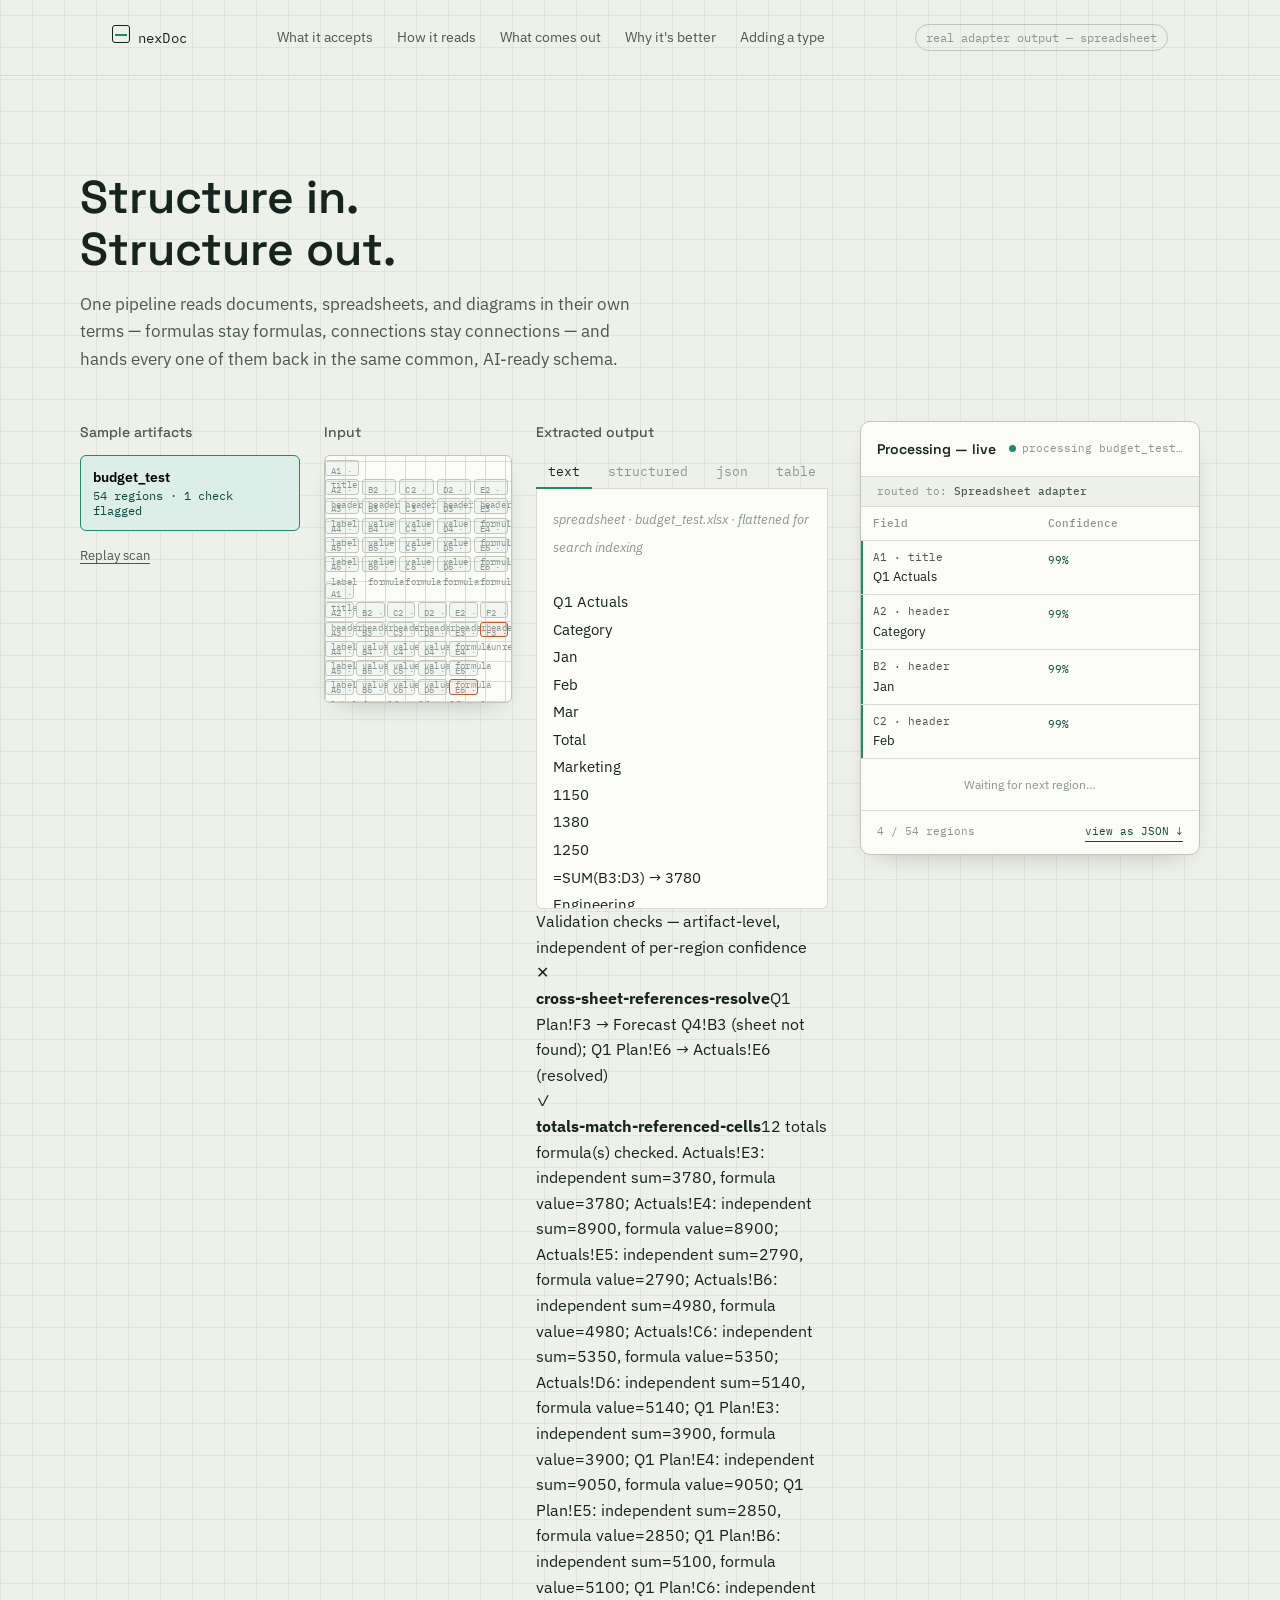
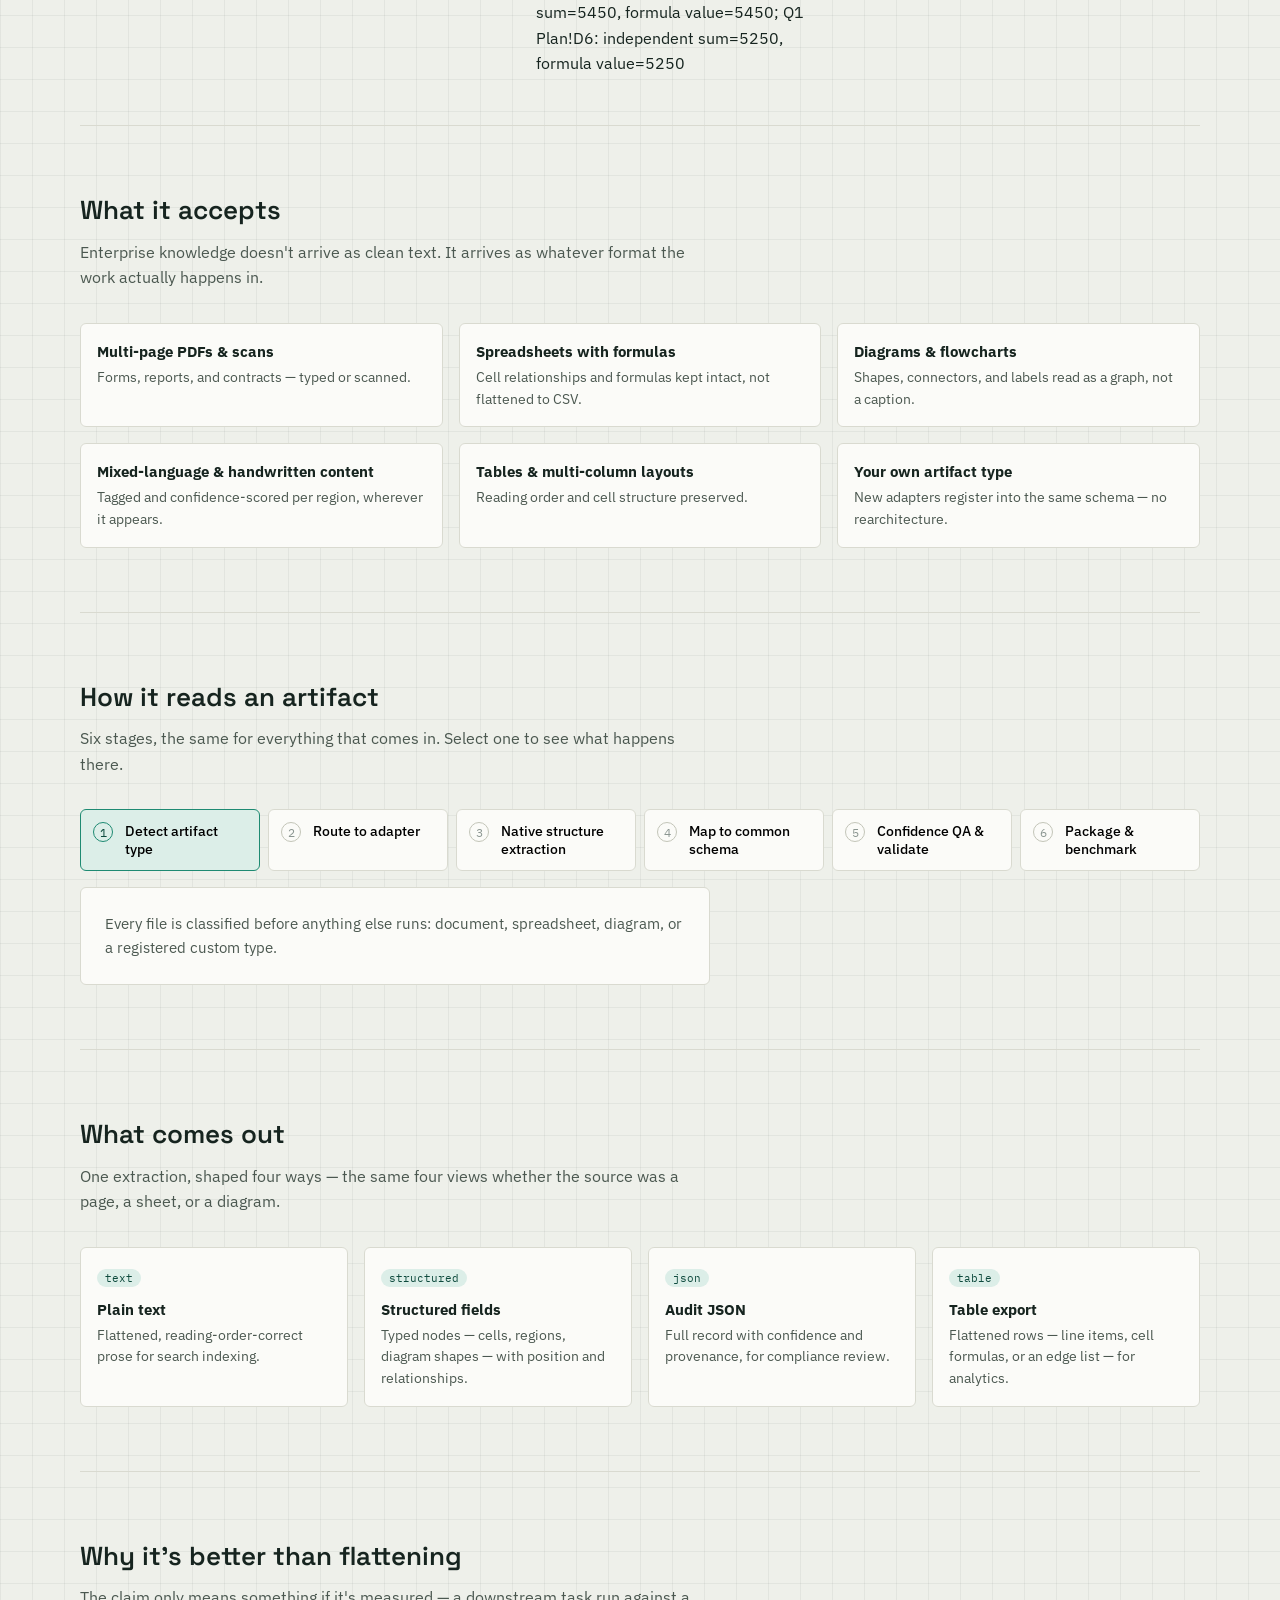
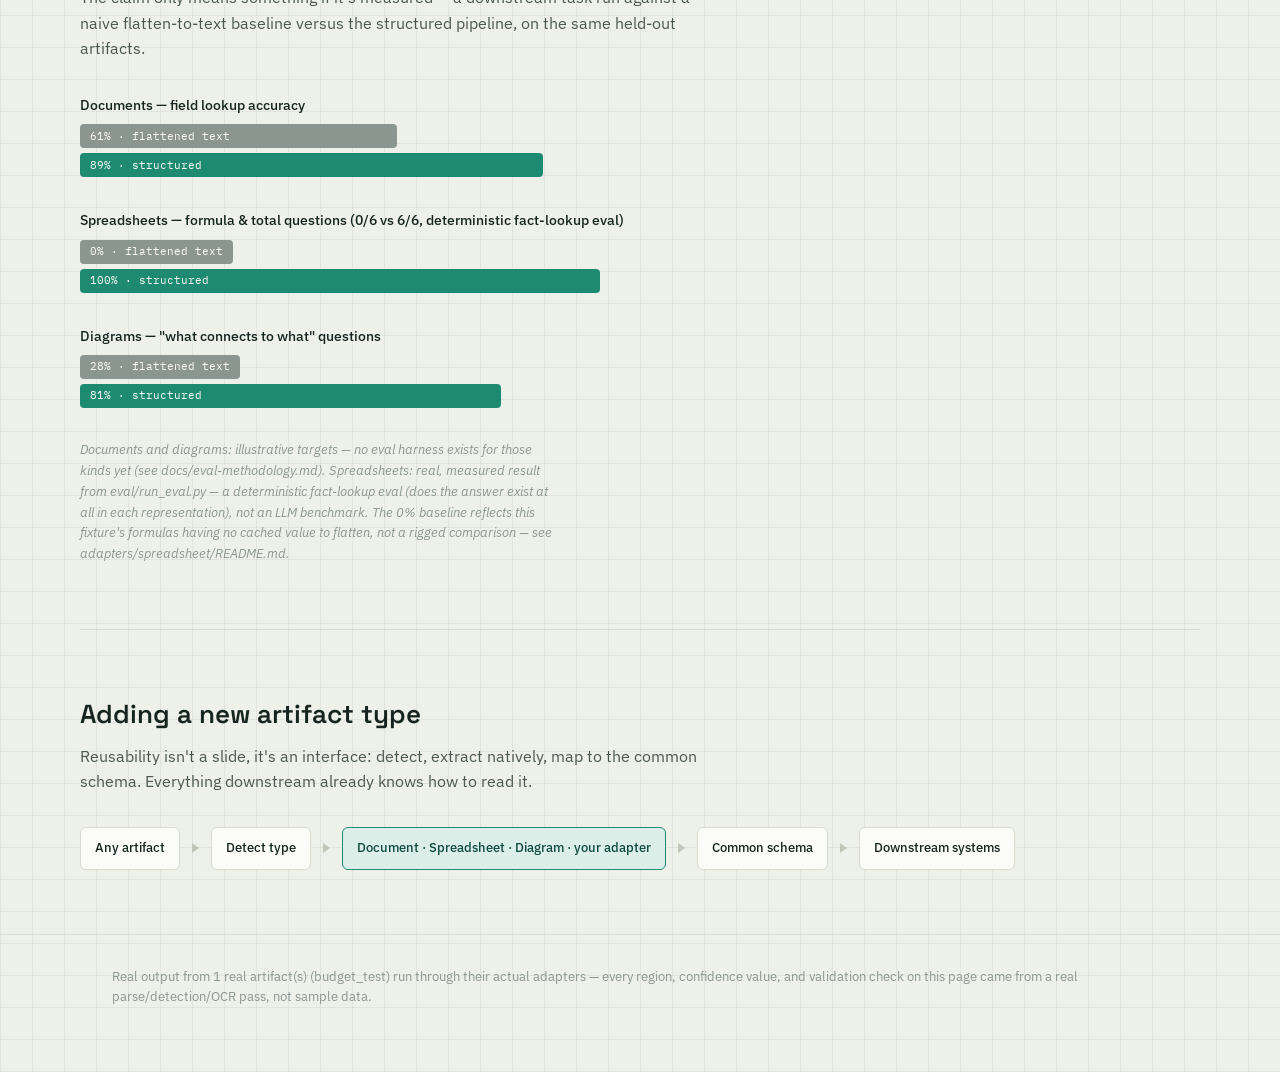
<file: design/preprocessing-pipeline-prototype.html>
<!DOCTYPE html>
<html lang="en">
<head>
<meta charset="UTF-8">
<meta name="viewport" content="width=device-width, initial-scale=1.0">
<title>nexDoc — interactive mock</title>
<link rel="preconnect" href="https://fonts.googleapis.com">
<link rel="preconnect" href="https://fonts.gstatic.com" crossorigin>
<link href="https://fonts.googleapis.com/css2?family=Space+Grotesk:wght@500;600&family=IBM+Plex+Sans:wght@400;500;600&family=IBM+Plex+Mono:wght@400;500&display=swap" rel="stylesheet">
<style>
  :root{
    --paper:#EEF0EA;
    --paper-line:rgba(20,36,32,0.055);
    --surface:#FBFBF8;
    --ink:#16241F;
    --ink-soft:#4B5850;
    --ink-faint:#8B9691;
    --line:#D9DAD0;
    --line-strong:#C3C5B8;
    --accent:#1E8A72;
    --accent-soft:#DCEEE8;
    --accent-ink:#0E4A3D;
    --flag:#C1592E;
    --flag-soft:#F4E1D6;
    --flag-ink:#7A3418;
    --code-bg:#142119;
    --code-text:#DCE8DD;
    --code-key:#8FC9B4;
    --code-str:#E8C99A;
    --space-1:4px; --space-2:8px; --space-3:12px; --space-4:16px;
    --space-5:24px; --space-6:32px; --space-7:48px; --space-8:64px; --space-9:96px;
    --radius-sm:6px; --radius-md:10px;
    --font-display:'Space Grotesk', sans-serif;
    --font-body:'IBM Plex Sans', sans-serif;
    --font-mono:'IBM Plex Mono', monospace;
  }

  *{ box-sizing:border-box; }
  html{ scroll-behavior:smooth; }
  body{
    margin:0;
    background:
      repeating-linear-gradient(0deg, var(--paper-line) 0 1px, transparent 1px 32px),
      repeating-linear-gradient(90deg, var(--paper-line) 0 1px, transparent 1px 32px),
      var(--paper);
    color:var(--ink);
    font-family:var(--font-body);
    font-size:16px;
    line-height:1.6;
    -webkit-font-smoothing:antialiased;
  }
  h1,h2,h3{ font-family:var(--font-display); font-weight:600; margin:0; color:var(--ink); }
  p{ margin:0; }
  button{ font-family:inherit; cursor:pointer; }
  :focus-visible{ outline:2px solid var(--accent); outline-offset:2px; }

  .wrap{ max-width:1120px; margin:0 auto; padding:0 var(--space-6); }
  @media (max-width:640px){ .wrap{ padding:0 var(--space-4); } }

  /* ---------- header ---------- */
  .site-head{ padding:var(--space-5) 0; border-bottom:1px solid var(--line); }
  .site-head .wrap{ display:flex; align-items:center; justify-content:space-between; gap:var(--space-4); flex-wrap:wrap; }
  .mark{ display:flex; align-items:baseline; gap:var(--space-2); }
  .mark-glyph{ width:18px; height:18px; border:1.5px solid var(--ink); border-radius:3px; position:relative; flex:none; }
  .mark-glyph::after{ content:""; position:absolute; left:2px; right:2px; top:8px; height:1.5px; background:var(--accent); }
  .mark-name{ font-family:var(--font-mono); font-size:14px; letter-spacing:0.01em; }
  .site-nav{ display:flex; gap:var(--space-5); font-size:14px; color:var(--ink-soft); flex-wrap:wrap; }
  .site-nav a{ color:inherit; text-decoration:none; border-bottom:1px solid transparent; }
  .site-nav a:hover{ border-color:var(--ink-soft); }
  .mock-tag{ font-family:var(--font-mono); font-size:12px; color:var(--ink-faint); border:1px solid var(--line-strong); border-radius:999px; padding:3px 10px; }

  /* ---------- hero ---------- */
  .hero{ padding:var(--space-9) 0 var(--space-7); }
  .hero h1{ font-size:clamp(30px,4.4vw,46px); line-height:1.12; max-width:16ch; }
  .hero-sub{ margin-top:var(--space-4); max-width:58ch; color:var(--ink-soft); font-size:17px; }

  .live-layout{ display:grid; grid-template-columns:1fr 340px; gap:var(--space-6); align-items:start; margin-top:var(--space-7); }
  @media (max-width:960px){ .live-layout{ grid-template-columns:1fr; } }

  .demo{ display:grid; grid-template-columns:220px 1fr 1fr; gap:var(--space-5); align-items:start; }
  @media (max-width:900px){ .demo{ grid-template-columns:1fr; } }

  .picker h3{ font-size:14px; font-weight:500; color:var(--ink-soft); margin-bottom:var(--space-3); }
  .picker-list{ display:flex; flex-direction:column; gap:var(--space-2); }
  .doc-chip{ text-align:left; background:var(--surface); border:1px solid var(--line); border-radius:var(--radius-sm); padding:var(--space-3); display:flex; flex-direction:column; gap:2px; width:100%; }
  .doc-chip strong{ font-size:14px; font-weight:600; }
  .doc-chip span{ font-size:11.5px; color:var(--ink-faint); font-family:var(--font-mono); }
  .doc-chip[aria-pressed="true"]{ border-color:var(--accent); background:var(--accent-soft); }
  .doc-chip[aria-pressed="true"] span{ color:var(--accent-ink); }
  .replay{ margin-top:var(--space-4); font-size:13px; color:var(--ink-soft); background:none; border:none; padding:0; text-decoration:underline; text-underline-offset:3px; }

  .preview-col h3, .output-col h3{ font-size:14px; font-weight:500; color:var(--ink-soft); margin-bottom:var(--space-3); }
  .page-frame{
    background:var(--surface); border:1px solid var(--line-strong);
    border-radius:var(--radius-sm); box-shadow:0 10px 26px -18px rgba(16,30,25,0.45);
    position:relative; overflow:hidden; aspect-ratio:1 / 1.32; width:100%;
  }
  .page-frame.grid-bg{
    background-image:
      repeating-linear-gradient(0deg, var(--line) 0 1px, transparent 1px 20px),
      repeating-linear-gradient(90deg, var(--line) 0 1px, transparent 1px 20px);
    background-color:var(--surface);
  }
  .diagram-lines{ position:absolute; inset:0; width:100%; height:100%; pointer-events:none; }

  .region{
    position:absolute; border:1px solid var(--line-strong); border-radius:3px;
    background:rgba(30,138,114,0.04); cursor:pointer;
    transition:background 120ms ease, border-color 120ms ease, box-shadow 120ms ease;
  }
  .region.low{ border-color:var(--flag); background:rgba(193,89,46,0.07); }
  .region.active{ border-color:var(--accent); background:rgba(30,138,114,0.14); box-shadow:0 0 0 3px var(--accent-soft); }
  .region.active.low{ border-color:var(--flag); box-shadow:0 0 0 3px var(--flag-soft); }
  .region.shape-node{ border-radius:999px; }
  .region.shape-node-decision{ border-radius:6px; border-style:dashed; }
  .region.shape-edge{ background:rgba(251,251,248,0.6); border-style:dashed; }
  .region.shape-edge .region-label{ font-style:italic; }
  .region-label{ position:absolute; top:3px; left:5px; font-family:var(--font-mono); font-size:9px; letter-spacing:0.02em; color:var(--ink-faint); pointer-events:none; }
  .scanline{ position:absolute; left:0; right:0; top:0; height:2px; background:linear-gradient(90deg, transparent, var(--accent), transparent); opacity:0; }
  .scanline.run{ animation:sweep 1.4s ease-in-out 1; }
  @keyframes sweep{ 0%{ top:0; opacity:0; } 8%{ opacity:1; } 92%{ opacity:1; } 100%{ top:100%; opacity:0; } }
  @media (prefers-reduced-motion:reduce){ .scanline.run{ animation:none; } }

  /* ---------- output panel ---------- */
  .tabs{ display:flex; gap:var(--space-1); border-bottom:1px solid var(--line); }
  .tab-btn{ background:none; border:none; font-family:var(--font-mono); font-size:12.5px; color:var(--ink-faint); padding:var(--space-2) var(--space-3); border-bottom:2px solid transparent; margin-bottom:-1px; }
  .tab-btn[aria-selected="true"]{ color:var(--ink); border-color:var(--accent); }
  .panel-body{ border:1px solid var(--line); border-top:none; border-radius:0 0 var(--radius-sm) var(--radius-sm); background:var(--surface); min-height:340px; max-height:420px; overflow:auto; }

  .region-row{ display:flex; align-items:flex-start; gap:var(--space-3); padding:var(--space-3); border-bottom:1px solid var(--line); background:none; border-left:2px solid transparent; border-right:none; border-top:none; width:100%; text-align:left; }
  .region-row:last-child{ border-bottom:none; }
  .region-row.active{ border-left-color:var(--accent); background:var(--accent-soft); }
  .region-row.low.active{ border-left-color:var(--flag); background:var(--flag-soft); }
  .row-text{ flex:1; font-size:14px; }
  .row-text .native{ display:block; margin-top:2px; color:var(--ink-soft); }
  .badge-col{ display:flex; flex-direction:column; gap:4px; align-items:flex-end; flex:none; }
  .badge{ font-family:var(--font-mono); font-size:11px; padding:2px 7px; border-radius:999px; border:1px solid var(--line-strong); color:var(--ink-soft); white-space:nowrap; }
  .badge.lang{ color:var(--ink); }
  .badge.conf-high{ background:var(--accent-soft); border-color:var(--accent); color:var(--accent-ink); }
  .badge.conf-low{ background:var(--flag-soft); border-color:var(--flag); color:var(--flag-ink); }

  .code-block{ background:var(--code-bg); color:var(--code-text); font-family:var(--font-mono); font-size:12.5px; line-height:1.65; padding:var(--space-4); margin:0; white-space:pre; min-height:340px; max-height:420px; overflow:auto; }
  .code-block .k{ color:var(--code-key); }
  .code-block .s{ color:var(--code-str); }
  .text-block{ padding:var(--space-4); font-size:14.5px; line-height:1.9; white-space:pre-wrap; }
  .text-block .muted{ color:var(--ink-faint); font-style:italic; font-size:13px; }

  table.extract-table{ width:100%; border-collapse:collapse; font-size:13.5px; }
  table.extract-table th, table.extract-table td{ text-align:left; padding:var(--space-3); border-bottom:1px solid var(--line); }
  table.extract-table th{ font-family:var(--font-mono); font-weight:500; font-size:12px; color:var(--ink-soft); }
  .empty-state{ padding:var(--space-6) var(--space-4); text-align:center; color:var(--ink-faint); font-size:14px; }

  /* ---------- live processing side panel ---------- */
  .live-panel{ position:sticky; top:var(--space-5); border:1px solid var(--line-strong); border-radius:var(--radius-md); background:var(--surface); overflow:hidden; box-shadow:0 10px 26px -18px rgba(16,30,25,0.45); }
  .live-head{ padding:var(--space-4); border-bottom:1px solid var(--line); display:flex; align-items:center; justify-content:space-between; gap:var(--space-2); }
  .live-head h3{ font-size:14px; font-weight:600; }
  .live-status{ font-family:var(--font-mono); font-size:11px; color:var(--ink-faint); display:flex; align-items:center; gap:6px; }
  .live-dot{ width:7px; height:7px; border-radius:50%; background:var(--ink-faint); flex:none; }
  .live-status.running .live-dot{ background:var(--accent); animation:pulse 1s ease-in-out infinite; }
  .live-status.done .live-dot{ background:var(--accent); }
  @keyframes pulse{ 0%,100%{ opacity:1; } 50%{ opacity:0.35; } }
  @media (prefers-reduced-motion:reduce){ .live-status.running .live-dot{ animation:none; } }
  .live-route{ padding:6px var(--space-4); font-family:var(--font-mono); font-size:10.5px; color:var(--ink-faint); border-bottom:1px solid var(--line); background:var(--paper); }
  .live-route strong{ color:var(--ink-soft); font-weight:500; }
  .live-table-wrap{ max-height:380px; overflow:auto; }
  table.live-table{ width:100%; border-collapse:collapse; }
  table.live-table th{ position:sticky; top:0; background:var(--surface); text-align:left; font-family:var(--font-mono); font-weight:500; font-size:10.5px; color:var(--ink-faint); padding:var(--space-2) var(--space-3); border-bottom:1px solid var(--line); }
  table.live-table td{ padding:var(--space-2) var(--space-3); border-bottom:1px solid var(--line); font-size:12.5px; vertical-align:top; }
  .live-row{ opacity:0; transform:translateY(4px); animation:rowIn 260ms ease forwards; }
  @keyframes rowIn{ to{ opacity:1; transform:translateY(0); } }
  @media (prefers-reduced-motion:reduce){ .live-row{ animation:none; opacity:1; transform:none; } }
  .live-row.low td:first-child{ box-shadow:inset 2px 0 0 var(--flag); }
  .live-row:not(.low) td:first-child{ box-shadow:inset 2px 0 0 var(--accent); }
  .field-name{ font-family:var(--font-mono); font-size:11px; color:var(--ink-soft); display:block; }
  .field-value{ margin-top:2px; }
  .live-conf{ font-family:var(--font-mono); font-size:11px; white-space:nowrap; }
  .live-conf.high{ color:var(--accent-ink); }
  .live-conf.low{ color:var(--flag-ink); }
  .live-pending{ color:var(--ink-faint); font-size:12px; padding:var(--space-4); text-align:center; }
  .live-foot{ padding:var(--space-3) var(--space-4); border-top:1px solid var(--line); display:flex; justify-content:space-between; font-family:var(--font-mono); font-size:11px; color:var(--ink-faint); }
  .live-foot a{ color:var(--accent-ink); text-decoration:none; border-bottom:1px solid currentColor; }

  /* ---------- generic sections ---------- */
  section.section{ padding:var(--space-8) 0; border-top:1px solid var(--line); }
  .section-head{ max-width:62ch; margin-bottom:var(--space-6); }
  .section-head h2{ font-size:26px; }
  .section-head p{ margin-top:var(--space-2); color:var(--ink-soft); }

  .accepts-grid{ display:grid; grid-template-columns:repeat(3,1fr); gap:var(--space-4); }
  @media (max-width:760px){ .accepts-grid{ grid-template-columns:1fr 1fr; } }
  @media (max-width:480px){ .accepts-grid{ grid-template-columns:1fr; } }
  .accept-card{ border:1px solid var(--line); border-radius:var(--radius-sm); padding:var(--space-4); background:var(--surface); }
  .accept-card strong{ font-size:14.5px; display:block; margin-bottom:4px; }
  .accept-card p{ font-size:13.5px; color:var(--ink-soft); }

  .stepper{ display:flex; gap:var(--space-2); flex-wrap:wrap; }
  .step-btn{ flex:1 1 150px; text-align:left; background:var(--surface); border:1px solid var(--line); border-radius:var(--radius-sm); padding:var(--space-3); display:flex; gap:var(--space-3); align-items:flex-start; }
  .step-btn[aria-pressed="true"]{ border-color:var(--accent); background:var(--accent-soft); }
  .step-num{ font-family:var(--font-mono); font-size:12px; color:var(--ink-faint); flex:none; width:20px; height:20px; border:1px solid var(--line-strong); border-radius:50%; display:flex; align-items:center; justify-content:center; }
  .step-btn[aria-pressed="true"] .step-num{ border-color:var(--accent); color:var(--accent-ink); }
  .step-label{ font-size:13.5px; font-weight:500; }
  .step-detail{ margin-top:var(--space-4); border:1px solid var(--line); border-radius:var(--radius-sm); padding:var(--space-5); background:var(--surface); font-size:15px; color:var(--ink-soft); max-width:70ch; }

  .outputs-grid{ display:grid; grid-template-columns:repeat(4,1fr); gap:var(--space-4); }
  @media (max-width:820px){ .outputs-grid{ grid-template-columns:1fr 1fr; } }
  @media (max-width:480px){ .outputs-grid{ grid-template-columns:1fr; } }
  .output-card{ border:1px solid var(--line); border-radius:var(--radius-sm); padding:var(--space-4); background:var(--surface); }
  .output-card .tag{ font-family:var(--font-mono); font-size:11px; color:var(--accent-ink); background:var(--accent-soft); border-radius:999px; padding:2px 8px; }
  .output-card strong{ display:block; margin-top:var(--space-2); font-size:14.5px; }
  .output-card p{ font-size:13.5px; color:var(--ink-soft); margin-top:4px; }

  /* ---------- proof section ---------- */
  .compare-row{ margin-bottom:var(--space-6); }
  .compare-row:last-child{ margin-bottom:0; }
  .compare-label{ font-size:14px; font-weight:500; margin-bottom:8px; }
  .compare-bars{ display:flex; flex-direction:column; gap:5px; max-width:520px; }
  .bar{ height:24px; border-radius:4px; display:flex; align-items:center; padding:0 10px; font-family:var(--font-mono); font-size:11px; white-space:nowrap; color:var(--surface); min-width:fit-content; }
  .bar.baseline{ background:var(--ink-faint); }
  .bar.structured{ background:var(--accent); }
  .proof-note{ margin-top:var(--space-5); font-size:13px; color:var(--ink-faint); font-style:italic; max-width:60ch; }

  /* ---------- extend section ---------- */
  .flow-row{ display:flex; align-items:center; flex-wrap:wrap; gap:var(--space-3); }
  .flow-step{ background:var(--surface); border:1px solid var(--line); border-radius:var(--radius-sm); padding:10px 14px; font-size:13px; font-weight:500; }
  .flow-step.wide{ background:var(--accent-soft); border-color:var(--accent); color:var(--accent-ink); }
  .flow-arrow{ width:0; height:0; border-top:5px solid transparent; border-bottom:5px solid transparent; border-left:7px solid var(--line-strong); flex:none; }
  @media (max-width:700px){ .flow-row{ flex-direction:column; align-items:stretch; } .flow-arrow{ align-self:center; transform:rotate(90deg); } }

  footer{ border-top:1px solid var(--line); padding:var(--space-6) 0 var(--space-8); }
  footer p{ font-size:13px; color:var(--ink-faint); }
</style>
</head>
<body>

<header class="site-head">
  <div class="wrap">
    <div class="mark">
      <span class="mark-glyph" aria-hidden="true"></span>
      <span class="mark-name">nexDoc</span>
    </div>
    <nav class="site-nav" aria-label="Section links">
      <a href="#accepts">What it accepts</a>
      <a href="#process">How it reads</a>
      <a href="#outputs">What comes out</a>
      <a href="#proof">Why it's better</a>
      <a href="#extend">Adding a type</a>
    </nav>
    <span class="mock-tag">real adapter output — spreadsheet</span>
  </div>
</header>

<main>
  <section class="hero wrap">
    <h1>Structure in. Structure out.</h1>
    <p class="hero-sub">One pipeline reads documents, spreadsheets, and diagrams in their own terms — formulas stay formulas, connections stay connections — and hands every one of them back in the same common, AI-ready schema.</p>

    <div class="live-layout">
      <div class="demo">
        <div class="picker">
          <h3>Sample artifacts</h3>
          <div class="picker-list" id="pickerList"></div>
          <button class="replay" id="replayBtn" type="button">Replay scan</button>
        </div>

        <div class="preview-col">
          <h3>Input</h3>
          <div class="page-frame" id="pageFrame">
            <div class="scanline" id="scanline"></div>
          </div>
        </div>

        <div class="output-col">
          <h3>Extracted output</h3>
          <div class="tabs" role="tablist" aria-label="Output format">
            <button class="tab-btn" id="tabBtn-text" role="tab" aria-selected="true" data-tab="text" type="button">text</button>
            <button class="tab-btn" id="tabBtn-structured" role="tab" aria-selected="false" data-tab="structured" type="button">structured</button>
            <button class="tab-btn" id="tabBtn-json" role="tab" aria-selected="false" data-tab="json" type="button">json</button>
            <button class="tab-btn" id="tabBtn-table" role="tab" aria-selected="false" data-tab="table" type="button">table</button>
          </div>
          <div class="panel-body">
            <div id="panel-text" role="tabpanel" class="text-block"></div>
            <div id="panel-structured" role="tabpanel" hidden></div>
            <pre id="panel-json" role="tabpanel" class="code-block" hidden></pre>
            <div id="panel-table" role="tabpanel" hidden></div>
          </div>
          <div class="checks-strip" id="checksStrip"></div>
        </div>
      </div>

      <aside class="live-panel" aria-label="Live processing panel">
        <div class="live-head">
          <h3>Processing — live</h3>
          <span class="live-status" id="liveStatus"><span class="live-dot"></span><span id="liveStatusText">idle</span></span>
        </div>
        <div class="live-route" id="liveRoute">routed to: —</div>
        <div class="live-table-wrap">
          <table class="live-table">
            <thead><tr><th>Field</th><th>Confidence</th></tr></thead>
            <tbody id="liveTableBody"></tbody>
          </table>
          <div class="live-pending" id="livePending" hidden>Waiting for next region…</div>
        </div>
        <div class="live-foot">
          <span id="liveCount">0 / 0 regions</span>
          <a href="#" id="liveJsonLink">view as JSON ↓</a>
        </div>
      </aside>
    </div>
  </section>

  <section class="section wrap" id="accepts">
    <div class="section-head">
      <h2>What it accepts</h2>
      <p>Enterprise knowledge doesn't arrive as clean text. It arrives as whatever format the work actually happens in.</p>
    </div>
    <div class="accepts-grid">
      <div class="accept-card"><strong>Multi-page PDFs &amp; scans</strong><p>Forms, reports, and contracts — typed or scanned.</p></div>
      <div class="accept-card"><strong>Spreadsheets with formulas</strong><p>Cell relationships and formulas kept intact, not flattened to CSV.</p></div>
      <div class="accept-card"><strong>Diagrams &amp; flowcharts</strong><p>Shapes, connectors, and labels read as a graph, not a caption.</p></div>
      <div class="accept-card"><strong>Mixed-language &amp; handwritten content</strong><p>Tagged and confidence-scored per region, wherever it appears.</p></div>
      <div class="accept-card"><strong>Tables &amp; multi-column layouts</strong><p>Reading order and cell structure preserved.</p></div>
      <div class="accept-card"><strong>Your own artifact type</strong><p>New adapters register into the same schema — no rearchitecture.</p></div>
    </div>
  </section>

  <section class="section wrap" id="process">
    <div class="section-head">
      <h2>How it reads an artifact</h2>
      <p>Six stages, the same for everything that comes in. Select one to see what happens there.</p>
    </div>
    <div class="stepper" id="stepper"></div>
    <div class="step-detail" id="stepDetail"></div>
  </section>

  <section class="section wrap" id="outputs">
    <div class="section-head">
      <h2>What comes out</h2>
      <p>One extraction, shaped four ways — the same four views whether the source was a page, a sheet, or a diagram.</p>
    </div>
    <div class="outputs-grid">
      <div class="output-card"><span class="tag">text</span><strong>Plain text</strong><p>Flattened, reading-order-correct prose for search indexing.</p></div>
      <div class="output-card"><span class="tag">structured</span><strong>Structured fields</strong><p>Typed nodes — cells, regions, diagram shapes — with position and relationships.</p></div>
      <div class="output-card"><span class="tag">json</span><strong>Audit JSON</strong><p>Full record with confidence and provenance, for compliance review.</p></div>
      <div class="output-card"><span class="tag">table</span><strong>Table export</strong><p>Flattened rows — line items, cell formulas, or an edge list — for analytics.</p></div>
    </div>
  </section>

  <section class="section wrap" id="proof">
    <div class="section-head">
      <h2>Why it's better than flattening</h2>
      <p>The claim only means something if it's measured — a downstream task run against a naive flatten-to-text baseline versus the structured pipeline, on the same held-out artifacts.</p>
    </div>
    <div class="compare-row">
      <div class="compare-label">Documents — field lookup accuracy</div>
      <div class="compare-bars">
        <div class="bar baseline" style="width:61%">61% · flattened text</div>
        <div class="bar structured" style="width:89%">89% · structured</div>
      </div>
    </div>
    <div class="compare-row">
      <div class="compare-label">Spreadsheets — formula &amp; total questions (0/6 vs 6/6, deterministic fact-lookup eval)</div>
      <div class="compare-bars">
        <div class="bar baseline" style="width:6%">0% · flattened text</div>
        <div class="bar structured" style="width:100%">100% · structured</div>
      </div>
    </div>
    <div class="compare-row">
      <div class="compare-label">Diagrams — "what connects to what" questions</div>
      <div class="compare-bars">
        <div class="bar baseline" style="width:28%">28% · flattened text</div>
        <div class="bar structured" style="width:81%">81% · structured</div>
      </div>
    </div>
    <p class="proof-note">Documents and diagrams: illustrative targets — no eval harness exists for those kinds yet (see docs/eval-methodology.md). Spreadsheets: real, measured result from eval/run_eval.py — a deterministic fact-lookup eval (does the answer exist at all in each representation), not an LLM benchmark. The 0% baseline reflects this fixture's formulas having no cached value to flatten, not a rigged comparison — see adapters/spreadsheet/README.md.</p>
  </section>

  <section class="section wrap" id="extend">
    <div class="section-head">
      <h2>Adding a new artifact type</h2>
      <p>Reusability isn't a slide, it's an interface: detect, extract natively, map to the common schema. Everything downstream already knows how to read it.</p>
    </div>
    <div class="flow-row">
      <div class="flow-step">Any artifact</div>
      <span class="flow-arrow" aria-hidden="true"></span>
      <div class="flow-step">Detect type</div>
      <span class="flow-arrow" aria-hidden="true"></span>
      <div class="flow-step wide">Document · Spreadsheet · Diagram · your adapter</div>
      <span class="flow-arrow" aria-hidden="true"></span>
      <div class="flow-step">Common schema</div>
      <span class="flow-arrow" aria-hidden="true"></span>
      <div class="flow-step">Downstream systems</div>
    </div>
  </section>
</main>

<footer>
  <div class="wrap">
    <p>Real output from 1 real artifact(s) (budget_test) run through their actual adapters — every region, confidence value, and validation check on this page came from a real parse/detection/OCR pass, not sample data.</p>
  </div>
</footer>

<script>
const DOCS = [
  {
    "id": "budget_test",
    "kind": "spreadsheet",
    "adapter": "Spreadsheet adapter",
    "title": "budget_test",
    "meta": "54 regions \u00b7 1 check flagged",
    "pageLabel": "spreadsheet \u00b7 budget_test.xlsx",
    "regions": [
      {
        "id": "Actuals!A1",
        "type": "title",
        "shape": null,
        "language": null,
        "confidence": 0.99,
        "text": "Q1 Actuals",
        "relationships": [],
        "typeLabel": "A1 \u00b7 title",
        "lang": null,
        "box": {
          "top": 1.5,
          "left": 0.0,
          "width": 18.4,
          "height": 6.42
        }
      },
      {
        "id": "Actuals!A2",
        "type": "header",
        "shape": null,
        "language": null,
        "confidence": 0.99,
        "text": "Category",
        "relationships": [],
        "typeLabel": "A2 \u00b7 header",
        "lang": null,
        "box": {
          "top": 9.33,
          "left": 0.0,
          "width": 18.4,
          "height": 6.42
        }
      },
      {
        "id": "Actuals!B2",
        "type": "header",
        "shape": null,
        "language": null,
        "confidence": 0.99,
        "text": "Jan",
        "relationships": [],
        "typeLabel": "B2 \u00b7 header",
        "lang": null,
        "box": {
          "top": 9.33,
          "left": 20.0,
          "width": 18.4,
          "height": 6.42
        }
      },
      {
        "id": "Actuals!C2",
        "type": "header",
        "shape": null,
        "language": null,
        "confidence": 0.99,
        "text": "Feb",
        "relationships": [],
        "typeLabel": "C2 \u00b7 header",
        "lang": null,
        "box": {
          "top": 9.33,
          "left": 40.0,
          "width": 18.4,
          "height": 6.42
        }
      },
      {
        "id": "Actuals!D2",
        "type": "header",
        "shape": null,
        "language": null,
        "confidence": 0.99,
        "text": "Mar",
        "relationships": [],
        "typeLabel": "D2 \u00b7 header",
        "lang": null,
        "box": {
          "top": 9.33,
          "left": 60.0,
          "width": 18.4,
          "height": 6.42
        }
      },
      {
        "id": "Actuals!E2",
        "type": "header",
        "shape": null,
        "language": null,
        "confidence": 0.99,
        "text": "Total",
        "relationships": [],
        "typeLabel": "E2 \u00b7 header",
        "lang": null,
        "box": {
          "top": 9.33,
          "left": 80.0,
          "width": 18.4,
          "height": 6.42
        }
      },
      {
        "id": "Actuals!A3",
        "type": "label",
        "shape": null,
        "language": null,
        "confidence": 0.99,
        "text": "Marketing",
        "relationships": [],
        "typeLabel": "A3 \u00b7 label",
        "lang": null,
        "box": {
          "top": 17.17,
          "left": 0.0,
          "width": 18.4,
          "height": 6.42
        }
      },
      {
        "id": "Actuals!B3",
        "type": "value",
        "shape": null,
        "language": null,
        "confidence": 0.99,
        "text": "1150",
        "relationships": [],
        "typeLabel": "B3 \u00b7 value",
        "lang": null,
        "box": {
          "top": 17.17,
          "left": 20.0,
          "width": 18.4,
          "height": 6.42
        }
      },
      {
        "id": "Actuals!C3",
        "type": "value",
        "shape": null,
        "language": null,
        "confidence": 0.99,
        "text": "1380",
        "relationships": [],
        "typeLabel": "C3 \u00b7 value",
        "lang": null,
        "box": {
          "top": 17.17,
          "left": 40.0,
          "width": 18.4,
          "height": 6.42
        }
      },
      {
        "id": "Actuals!D3",
        "type": "value",
        "shape": null,
        "language": null,
        "confidence": 0.99,
        "text": "1250",
        "relationships": [],
        "typeLabel": "D3 \u00b7 value",
        "lang": null,
        "box": {
          "top": 17.17,
          "left": 60.0,
          "width": 18.4,
          "height": 6.42
        }
      },
      {
        "id": "Actuals!E3",
        "type": "formula-cell",
        "shape": null,
        "language": null,
        "confidence": 0.96,
        "text": "=SUM(B3:D3) \u2192 3780",
        "relationships": [
          {
            "type": "formula-ref",
            "target": "Actuals!B3"
          },
          {
            "type": "formula-ref",
            "target": "Actuals!C3"
          },
          {
            "type": "formula-ref",
            "target": "Actuals!D3"
          }
        ],
        "typeLabel": "E3 \u00b7 formula",
        "lang": null,
        "box": {
          "top": 17.17,
          "left": 80.0,
          "width": 18.4,
          "height": 6.42
        }
      },
      {
        "id": "Actuals!A4",
        "type": "label",
        "shape": null,
        "language": null,
        "confidence": 0.99,
        "text": "Engineering",
        "relationships": [],
        "typeLabel": "A4 \u00b7 label",
        "lang": null,
        "box": {
          "top": 25.0,
          "left": 0.0,
          "width": 18.4,
          "height": 6.42
        }
      },
      {
        "id": "Actuals!B4",
        "type": "value",
        "shape": null,
        "language": null,
        "confidence": 0.99,
        "text": "2950",
        "relationships": [],
        "typeLabel": "B4 \u00b7 value",
        "lang": null,
        "box": {
          "top": 25.0,
          "left": 20.0,
          "width": 18.4,
          "height": 6.42
        }
      },
      {
        "id": "Actuals!C4",
        "type": "value",
        "shape": null,
        "language": null,
        "confidence": 0.99,
        "text": "3050",
        "relationships": [],
        "typeLabel": "C4 \u00b7 value",
        "lang": null,
        "box": {
          "top": 25.0,
          "left": 40.0,
          "width": 18.4,
          "height": 6.42
        }
      },
      {
        "id": "Actuals!D4",
        "type": "value",
        "shape": null,
        "language": null,
        "confidence": 0.99,
        "text": "2900",
        "relationships": [],
        "typeLabel": "D4 \u00b7 value",
        "lang": null,
        "box": {
          "top": 25.0,
          "left": 60.0,
          "width": 18.4,
          "height": 6.42
        }
      },
      {
        "id": "Actuals!E4",
        "type": "formula-cell",
        "shape": null,
        "language": null,
        "confidence": 0.96,
        "text": "=SUM(B4:D4) \u2192 8900",
        "relationships": [
          {
            "type": "formula-ref",
            "target": "Actuals!B4"
          },
          {
            "type": "formula-ref",
            "target": "Actuals!C4"
          },
          {
            "type": "formula-ref",
            "target": "Actuals!D4"
          }
        ],
        "typeLabel": "E4 \u00b7 formula",
        "lang": null,
        "box": {
          "top": 25.0,
          "left": 80.0,
          "width": 18.4,
          "height": 6.42
        }
      },
      {
        "id": "Actuals!A5",
        "type": "label",
        "shape": null,
        "language": null,
        "confidence": 0.99,
        "text": "Sales",
        "relationships": [],
        "typeLabel": "A5 \u00b7 label",
        "lang": null,
        "box": {
          "top": 32.83,
          "left": 0.0,
          "width": 18.4,
          "height": 6.42
        }
      },
      {
        "id": "Actuals!B5",
        "type": "value",
        "shape": null,
        "language": null,
        "confidence": 0.99,
        "text": "880",
        "relationships": [],
        "typeLabel": "B5 \u00b7 value",
        "lang": null,
        "box": {
          "top": 32.83,
          "left": 20.0,
          "width": 18.4,
          "height": 6.42
        }
      },
      {
        "id": "Actuals!C5",
        "type": "value",
        "shape": null,
        "language": null,
        "confidence": 0.99,
        "text": "920",
        "relationships": [],
        "typeLabel": "C5 \u00b7 value",
        "lang": null,
        "box": {
          "top": 32.83,
          "left": 40.0,
          "width": 18.4,
          "height": 6.42
        }
      },
      {
        "id": "Actuals!D5",
        "type": "value",
        "shape": null,
        "language": null,
        "confidence": 0.99,
        "text": "990",
        "relationships": [],
        "typeLabel": "D5 \u00b7 value",
        "lang": null,
        "box": {
          "top": 32.83,
          "left": 60.0,
          "width": 18.4,
          "height": 6.42
        }
      },
      {
        "id": "Actuals!E5",
        "type": "formula-cell",
        "shape": null,
        "language": null,
        "confidence": 0.96,
        "text": "=SUM(B5:D5) \u2192 2790",
        "relationships": [
          {
            "type": "formula-ref",
            "target": "Actuals!B5"
          },
          {
            "type": "formula-ref",
            "target": "Actuals!C5"
          },
          {
            "type": "formula-ref",
            "target": "Actuals!D5"
          }
        ],
        "typeLabel": "E5 \u00b7 formula",
        "lang": null,
        "box": {
          "top": 32.83,
          "left": 80.0,
          "width": 18.4,
          "height": 6.42
        }
      },
      {
        "id": "Actuals!A6",
        "type": "label",
        "shape": null,
        "language": null,
        "confidence": 0.99,
        "text": "Total",
        "relationships": [],
        "typeLabel": "A6 \u00b7 label",
        "lang": null,
        "box": {
          "top": 40.67,
          "left": 0.0,
          "width": 18.4,
          "height": 6.42
        }
      },
      {
        "id": "Actuals!B6",
        "type": "formula-cell",
        "shape": null,
        "language": null,
        "confidence": 0.96,
        "text": "=SUM(B3:B5) \u2192 4980",
        "relationships": [
          {
            "type": "formula-ref",
            "target": "Actuals!B3"
          },
          {
            "type": "formula-ref",
            "target": "Actuals!B4"
          },
          {
            "type": "formula-ref",
            "target": "Actuals!B5"
          }
        ],
        "typeLabel": "B6 \u00b7 formula",
        "lang": null,
        "box": {
          "top": 40.67,
          "left": 20.0,
          "width": 18.4,
          "height": 6.42
        }
      },
      {
        "id": "Actuals!C6",
        "type": "formula-cell",
        "shape": null,
        "language": null,
        "confidence": 0.96,
        "text": "=SUM(C3:C5) \u2192 5350",
        "relationships": [
          {
            "type": "formula-ref",
            "target": "Actuals!C3"
          },
          {
            "type": "formula-ref",
            "target": "Actuals!C4"
          },
          {
            "type": "formula-ref",
            "target": "Actuals!C5"
          }
        ],
        "typeLabel": "C6 \u00b7 formula",
        "lang": null,
        "box": {
          "top": 40.67,
          "left": 40.0,
          "width": 18.4,
          "height": 6.42
        }
      },
      {
        "id": "Actuals!D6",
        "type": "formula-cell",
        "shape": null,
        "language": null,
        "confidence": 0.96,
        "text": "=SUM(D3:D5) \u2192 5140",
        "relationships": [
          {
            "type": "formula-ref",
            "target": "Actuals!D3"
          },
          {
            "type": "formula-ref",
            "target": "Actuals!D4"
          },
          {
            "type": "formula-ref",
            "target": "Actuals!D5"
          }
        ],
        "typeLabel": "D6 \u00b7 formula",
        "lang": null,
        "box": {
          "top": 40.67,
          "left": 60.0,
          "width": 18.4,
          "height": 6.42
        }
      },
      {
        "id": "Actuals!E6",
        "type": "formula-cell",
        "shape": null,
        "language": null,
        "confidence": 0.96,
        "text": "=SUM(E3:E5) \u2192 15470",
        "relationships": [
          {
            "type": "formula-ref",
            "target": "Actuals!E3"
          },
          {
            "type": "formula-ref",
            "target": "Actuals!E4"
          },
          {
            "type": "formula-ref",
            "target": "Actuals!E5"
          }
        ],
        "typeLabel": "E6 \u00b7 formula",
        "lang": null,
        "box": {
          "top": 40.67,
          "left": 80.0,
          "width": 18.4,
          "height": 6.42
        }
      },
      {
        "id": "Q1 Plan!A1",
        "type": "title",
        "shape": null,
        "language": null,
        "confidence": 0.99,
        "text": "Q1 Budget Plan",
        "relationships": [],
        "typeLabel": "A1 \u00b7 title",
        "lang": null,
        "box": {
          "top": 51.5,
          "left": 0.0,
          "width": 15.33,
          "height": 6.42
        }
      },
      {
        "id": "Q1 Plan!A2",
        "type": "header",
        "shape": null,
        "language": null,
        "confidence": 0.99,
        "text": "Category",
        "relationships": [],
        "typeLabel": "A2 \u00b7 header",
        "lang": null,
        "box": {
          "top": 59.33,
          "left": 0.0,
          "width": 15.33,
          "height": 6.42
        }
      },
      {
        "id": "Q1 Plan!B2",
        "type": "header",
        "shape": null,
        "language": null,
        "confidence": 0.99,
        "text": "Jan",
        "relationships": [],
        "typeLabel": "B2 \u00b7 header",
        "lang": null,
        "box": {
          "top": 59.33,
          "left": 16.67,
          "width": 15.33,
          "height": 6.42
        }
      },
      {
        "id": "Q1 Plan!C2",
        "type": "header",
        "shape": null,
        "language": null,
        "confidence": 0.99,
        "text": "Feb",
        "relationships": [],
        "typeLabel": "C2 \u00b7 header",
        "lang": null,
        "box": {
          "top": 59.33,
          "left": 33.33,
          "width": 15.33,
          "height": 6.42
        }
      },
      {
        "id": "Q1 Plan!D2",
        "type": "header",
        "shape": null,
        "language": null,
        "confidence": 0.99,
        "text": "Mar",
        "relationships": [],
        "typeLabel": "D2 \u00b7 header",
        "lang": null,
        "box": {
          "top": 59.33,
          "left": 50.0,
          "width": 15.33,
          "height": 6.42
        }
      },
      {
        "id": "Q1 Plan!E2",
        "type": "header",
        "shape": null,
        "language": null,
        "confidence": 0.99,
        "text": "Total",
        "relationships": [],
        "typeLabel": "E2 \u00b7 header",
        "lang": null,
        "box": {
          "top": 59.33,
          "left": 66.67,
          "width": 15.33,
          "height": 6.42
        }
      },
      {
        "id": "Q1 Plan!F2",
        "type": "header",
        "shape": null,
        "language": null,
        "confidence": 0.99,
        "text": "Forecast link",
        "relationships": [],
        "typeLabel": "F2 \u00b7 header",
        "lang": null,
        "box": {
          "top": 59.33,
          "left": 83.33,
          "width": 15.33,
          "height": 6.42
        }
      },
      {
        "id": "Q1 Plan!A3",
        "type": "label",
        "shape": null,
        "language": null,
        "confidence": 0.99,
        "text": "Marketing",
        "relationships": [],
        "typeLabel": "A3 \u00b7 label",
        "lang": null,
        "box": {
          "top": 67.17,
          "left": 0.0,
          "width": 15.33,
          "height": 6.42
        }
      },
      {
        "id": "Q1 Plan!B3",
        "type": "value",
        "shape": null,
        "language": null,
        "confidence": 0.99,
        "text": "1200",
        "relationships": [],
        "typeLabel": "B3 \u00b7 value",
        "lang": null,
        "box": {
          "top": 67.17,
          "left": 16.67,
          "width": 15.33,
          "height": 6.42
        }
      },
      {
        "id": "Q1 Plan!C3",
        "type": "value",
        "shape": null,
        "language": null,
        "confidence": 0.99,
        "text": "1400",
        "relationships": [],
        "typeLabel": "C3 \u00b7 value",
        "lang": null,
        "box": {
          "top": 67.17,
          "left": 33.33,
          "width": 15.33,
          "height": 6.42
        }
      },
      {
        "id": "Q1 Plan!D3",
        "type": "value",
        "shape": null,
        "language": null,
        "confidence": 0.99,
        "text": "1300",
        "relationships": [],
        "typeLabel": "D3 \u00b7 value",
        "lang": null,
        "box": {
          "top": 67.17,
          "left": 50.0,
          "width": 15.33,
          "height": 6.42
        }
      },
      {
        "id": "Q1 Plan!E3",
        "type": "formula-cell",
        "shape": null,
        "language": null,
        "confidence": 0.96,
        "text": "=SUM(B3:D3) \u2192 3900",
        "relationships": [
          {
            "type": "formula-ref",
            "target": "Q1 Plan!B3"
          },
          {
            "type": "formula-ref",
            "target": "Q1 Plan!C3"
          },
          {
            "type": "formula-ref",
            "target": "Q1 Plan!D3"
          }
        ],
        "typeLabel": "E3 \u00b7 formula",
        "lang": null,
        "box": {
          "top": 67.17,
          "left": 66.67,
          "width": 15.33,
          "height": 6.42
        }
      },
      {
        "id": "Q1 Plan!F3",
        "type": "formula-cell",
        "shape": null,
        "language": null,
        "confidence": 0.4,
        "text": "='Forecast Q4'!B3 \u2192 unresolved (sheet not found)",
        "relationships": [
          {
            "type": "cross-sheet-ref",
            "target": "Forecast Q4!B3"
          }
        ],
        "typeLabel": "F3 \u00b7 formula (unresolved)",
        "lang": null,
        "box": {
          "top": 67.17,
          "left": 83.33,
          "width": 15.33,
          "height": 6.42
        }
      },
      {
        "id": "Q1 Plan!A4",
        "type": "label",
        "shape": null,
        "language": null,
        "confidence": 0.99,
        "text": "Engineering",
        "relationships": [],
        "typeLabel": "A4 \u00b7 label",
        "lang": null,
        "box": {
          "top": 75.0,
          "left": 0.0,
          "width": 15.33,
          "height": 6.42
        }
      },
      {
        "id": "Q1 Plan!B4",
        "type": "value",
        "shape": null,
        "language": null,
        "confidence": 0.99,
        "text": "3000",
        "relationships": [],
        "typeLabel": "B4 \u00b7 value",
        "lang": null,
        "box": {
          "top": 75.0,
          "left": 16.67,
          "width": 15.33,
          "height": 6.42
        }
      },
      {
        "id": "Q1 Plan!C4",
        "type": "value",
        "shape": null,
        "language": null,
        "confidence": 0.99,
        "text": "3100",
        "relationships": [],
        "typeLabel": "C4 \u00b7 value",
        "lang": null,
        "box": {
          "top": 75.0,
          "left": 33.33,
          "width": 15.33,
          "height": 6.42
        }
      },
      {
        "id": "Q1 Plan!D4",
        "type": "value",
        "shape": null,
        "language": null,
        "confidence": 0.99,
        "text": "2950",
        "relationships": [],
        "typeLabel": "D4 \u00b7 value",
        "lang": null,
        "box": {
          "top": 75.0,
          "left": 50.0,
          "width": 15.33,
          "height": 6.42
        }
      },
      {
        "id": "Q1 Plan!E4",
        "type": "formula-cell",
        "shape": null,
        "language": null,
        "confidence": 0.96,
        "text": "=SUM(B4:D4) \u2192 9050",
        "relationships": [
          {
            "type": "formula-ref",
            "target": "Q1 Plan!B4"
          },
          {
            "type": "formula-ref",
            "target": "Q1 Plan!C4"
          },
          {
            "type": "formula-ref",
            "target": "Q1 Plan!D4"
          }
        ],
        "typeLabel": "E4 \u00b7 formula",
        "lang": null,
        "box": {
          "top": 75.0,
          "left": 66.67,
          "width": 15.33,
          "height": 6.42
        }
      },
      {
        "id": "Q1 Plan!A5",
        "type": "label",
        "shape": null,
        "language": null,
        "confidence": 0.99,
        "text": "Sales",
        "relationships": [],
        "typeLabel": "A5 \u00b7 label",
        "lang": null,
        "box": {
          "top": 82.83,
          "left": 0.0,
          "width": 15.33,
          "height": 6.42
        }
      },
      {
        "id": "Q1 Plan!B5",
        "type": "value",
        "shape": null,
        "language": null,
        "confidence": 0.99,
        "text": "900",
        "relationships": [],
        "typeLabel": "B5 \u00b7 value",
        "lang": null,
        "box": {
          "top": 82.83,
          "left": 16.67,
          "width": 15.33,
          "height": 6.42
        }
      },
      {
        "id": "Q1 Plan!C5",
        "type": "value",
        "shape": null,
        "language": null,
        "confidence": 0.99,
        "text": "950",
        "relationships": [],
        "typeLabel": "C5 \u00b7 value",
        "lang": null,
        "box": {
          "top": 82.83,
          "left": 33.33,
          "width": 15.33,
          "height": 6.42
        }
      },
      {
        "id": "Q1 Plan!D5",
        "type": "value",
        "shape": null,
        "language": null,
        "confidence": 0.99,
        "text": "1000",
        "relationships": [],
        "typeLabel": "D5 \u00b7 value",
        "lang": null,
        "box": {
          "top": 82.83,
          "left": 50.0,
          "width": 15.33,
          "height": 6.42
        }
      },
      {
        "id": "Q1 Plan!E5",
        "type": "formula-cell",
        "shape": null,
        "language": null,
        "confidence": 0.96,
        "text": "=SUM(B5:D5) \u2192 2850",
        "relationships": [
          {
            "type": "formula-ref",
            "target": "Q1 Plan!B5"
          },
          {
            "type": "formula-ref",
            "target": "Q1 Plan!C5"
          },
          {
            "type": "formula-ref",
            "target": "Q1 Plan!D5"
          }
        ],
        "typeLabel": "E5 \u00b7 formula",
        "lang": null,
        "box": {
          "top": 82.83,
          "left": 66.67,
          "width": 15.33,
          "height": 6.42
        }
      },
      {
        "id": "Q1 Plan!A6",
        "type": "label",
        "shape": null,
        "language": null,
        "confidence": 0.99,
        "text": "Total",
        "relationships": [],
        "typeLabel": "A6 \u00b7 label",
        "lang": null,
        "box": {
          "top": 90.67,
          "left": 0.0,
          "width": 15.33,
          "height": 6.42
        }
      },
      {
        "id": "Q1 Plan!B6",
        "type": "formula-cell",
        "shape": null,
        "language": null,
        "confidence": 0.96,
        "text": "=SUM(B3:B5) \u2192 5100",
        "relationships": [
          {
            "type": "formula-ref",
            "target": "Q1 Plan!B3"
          },
          {
            "type": "formula-ref",
            "target": "Q1 Plan!B4"
          },
          {
            "type": "formula-ref",
            "target": "Q1 Plan!B5"
          }
        ],
        "typeLabel": "B6 \u00b7 formula",
        "lang": null,
        "box": {
          "top": 90.67,
          "left": 16.67,
          "width": 15.33,
          "height": 6.42
        }
      },
      {
        "id": "Q1 Plan!C6",
        "type": "formula-cell",
        "shape": null,
        "language": null,
        "confidence": 0.96,
        "text": "=SUM(C3:C5) \u2192 5450",
        "relationships": [
          {
            "type": "formula-ref",
            "target": "Q1 Plan!C3"
          },
          {
            "type": "formula-ref",
            "target": "Q1 Plan!C4"
          },
          {
            "type": "formula-ref",
            "target": "Q1 Plan!C5"
          }
        ],
        "typeLabel": "C6 \u00b7 formula",
        "lang": null,
        "box": {
          "top": 90.67,
          "left": 33.33,
          "width": 15.33,
          "height": 6.42
        }
      },
      {
        "id": "Q1 Plan!D6",
        "type": "formula-cell",
        "shape": null,
        "language": null,
        "confidence": 0.96,
        "text": "=SUM(D3:D5) \u2192 5250",
        "relationships": [
          {
            "type": "formula-ref",
            "target": "Q1 Plan!D3"
          },
          {
            "type": "formula-ref",
            "target": "Q1 Plan!D4"
          },
          {
            "type": "formula-ref",
            "target": "Q1 Plan!D5"
          }
        ],
        "typeLabel": "D6 \u00b7 formula",
        "lang": null,
        "box": {
          "top": 90.67,
          "left": 50.0,
          "width": 15.33,
          "height": 6.42
        }
      },
      {
        "id": "Q1 Plan!E6",
        "type": "formula-cell",
        "shape": null,
        "language": null,
        "confidence": 0.8,
        "text": "=SUM(E3:E5)+'Actuals'!E6 \u2192 31270",
        "relationships": [
          {
            "type": "formula-ref",
            "target": "Q1 Plan!E3"
          },
          {
            "type": "formula-ref",
            "target": "Q1 Plan!E4"
          },
          {
            "type": "formula-ref",
            "target": "Q1 Plan!E5"
          },
          {
            "type": "cross-sheet-ref",
            "target": "Actuals!E6"
          }
        ],
        "typeLabel": "E6 \u00b7 formula (cross-sheet)",
        "lang": null,
        "box": {
          "top": 90.67,
          "left": 66.67,
          "width": 15.33,
          "height": 6.42
        }
      }
    ],
    "tableColumns": [
      "sheet",
      "ref",
      "formula",
      "value",
      "confidence"
    ],
    "table": [
      {
        "sheet": "Actuals",
        "ref": "A1",
        "formula": "\u2014",
        "value": "Q1 Actuals",
        "confidence": 0.99
      },
      {
        "sheet": "Actuals",
        "ref": "A2",
        "formula": "\u2014",
        "value": "Category",
        "confidence": 0.99
      },
      {
        "sheet": "Actuals",
        "ref": "B2",
        "formula": "\u2014",
        "value": "Jan",
        "confidence": 0.99
      },
      {
        "sheet": "Actuals",
        "ref": "C2",
        "formula": "\u2014",
        "value": "Feb",
        "confidence": 0.99
      },
      {
        "sheet": "Actuals",
        "ref": "D2",
        "formula": "\u2014",
        "value": "Mar",
        "confidence": 0.99
      },
      {
        "sheet": "Actuals",
        "ref": "E2",
        "formula": "\u2014",
        "value": "Total",
        "confidence": 0.99
      },
      {
        "sheet": "Actuals",
        "ref": "A3",
        "formula": "\u2014",
        "value": "Marketing",
        "confidence": 0.99
      },
      {
        "sheet": "Actuals",
        "ref": "B3",
        "formula": "\u2014",
        "value": "1150",
        "confidence": 0.99
      },
      {
        "sheet": "Actuals",
        "ref": "C3",
        "formula": "\u2014",
        "value": "1380",
        "confidence": 0.99
      },
      {
        "sheet": "Actuals",
        "ref": "D3",
        "formula": "\u2014",
        "value": "1250",
        "confidence": 0.99
      },
      {
        "sheet": "Actuals",
        "ref": "E3",
        "formula": "=SUM(B3:D3)",
        "value": "3780",
        "confidence": 0.96
      },
      {
        "sheet": "Actuals",
        "ref": "A4",
        "formula": "\u2014",
        "value": "Engineering",
        "confidence": 0.99
      },
      {
        "sheet": "Actuals",
        "ref": "B4",
        "formula": "\u2014",
        "value": "2950",
        "confidence": 0.99
      },
      {
        "sheet": "Actuals",
        "ref": "C4",
        "formula": "\u2014",
        "value": "3050",
        "confidence": 0.99
      },
      {
        "sheet": "Actuals",
        "ref": "D4",
        "formula": "\u2014",
        "value": "2900",
        "confidence": 0.99
      },
      {
        "sheet": "Actuals",
        "ref": "E4",
        "formula": "=SUM(B4:D4)",
        "value": "8900",
        "confidence": 0.96
      },
      {
        "sheet": "Actuals",
        "ref": "A5",
        "formula": "\u2014",
        "value": "Sales",
        "confidence": 0.99
      },
      {
        "sheet": "Actuals",
        "ref": "B5",
        "formula": "\u2014",
        "value": "880",
        "confidence": 0.99
      },
      {
        "sheet": "Actuals",
        "ref": "C5",
        "formula": "\u2014",
        "value": "920",
        "confidence": 0.99
      },
      {
        "sheet": "Actuals",
        "ref": "D5",
        "formula": "\u2014",
        "value": "990",
        "confidence": 0.99
      },
      {
        "sheet": "Actuals",
        "ref": "E5",
        "formula": "=SUM(B5:D5)",
        "value": "2790",
        "confidence": 0.96
      },
      {
        "sheet": "Actuals",
        "ref": "A6",
        "formula": "\u2014",
        "value": "Total",
        "confidence": 0.99
      },
      {
        "sheet": "Actuals",
        "ref": "B6",
        "formula": "=SUM(B3:B5)",
        "value": "4980",
        "confidence": 0.96
      },
      {
        "sheet": "Actuals",
        "ref": "C6",
        "formula": "=SUM(C3:C5)",
        "value": "5350",
        "confidence": 0.96
      },
      {
        "sheet": "Actuals",
        "ref": "D6",
        "formula": "=SUM(D3:D5)",
        "value": "5140",
        "confidence": 0.96
      },
      {
        "sheet": "Actuals",
        "ref": "E6",
        "formula": "=SUM(E3:E5)",
        "value": "15470",
        "confidence": 0.96
      },
      {
        "sheet": "Q1 Plan",
        "ref": "A1",
        "formula": "\u2014",
        "value": "Q1 Budget Plan",
        "confidence": 0.99
      },
      {
        "sheet": "Q1 Plan",
        "ref": "A2",
        "formula": "\u2014",
        "value": "Category",
        "confidence": 0.99
      },
      {
        "sheet": "Q1 Plan",
        "ref": "B2",
        "formula": "\u2014",
        "value": "Jan",
        "confidence": 0.99
      },
      {
        "sheet": "Q1 Plan",
        "ref": "C2",
        "formula": "\u2014",
        "value": "Feb",
        "confidence": 0.99
      },
      {
        "sheet": "Q1 Plan",
        "ref": "D2",
        "formula": "\u2014",
        "value": "Mar",
        "confidence": 0.99
      },
      {
        "sheet": "Q1 Plan",
        "ref": "E2",
        "formula": "\u2014",
        "value": "Total",
        "confidence": 0.99
      },
      {
        "sheet": "Q1 Plan",
        "ref": "F2",
        "formula": "\u2014",
        "value": "Forecast link",
        "confidence": 0.99
      },
      {
        "sheet": "Q1 Plan",
        "ref": "A3",
        "formula": "\u2014",
        "value": "Marketing",
        "confidence": 0.99
      },
      {
        "sheet": "Q1 Plan",
        "ref": "B3",
        "formula": "\u2014",
        "value": "1200",
        "confidence": 0.99
      },
      {
        "sheet": "Q1 Plan",
        "ref": "C3",
        "formula": "\u2014",
        "value": "1400",
        "confidence": 0.99
      },
      {
        "sheet": "Q1 Plan",
        "ref": "D3",
        "formula": "\u2014",
        "value": "1300",
        "confidence": 0.99
      },
      {
        "sheet": "Q1 Plan",
        "ref": "E3",
        "formula": "=SUM(B3:D3)",
        "value": "3900",
        "confidence": 0.96
      },
      {
        "sheet": "Q1 Plan",
        "ref": "F3",
        "formula": "='Forecast Q4'!B3",
        "value": "unresolved (sheet not found)",
        "confidence": 0.4
      },
      {
        "sheet": "Q1 Plan",
        "ref": "A4",
        "formula": "\u2014",
        "value": "Engineering",
        "confidence": 0.99
      },
      {
        "sheet": "Q1 Plan",
        "ref": "B4",
        "formula": "\u2014",
        "value": "3000",
        "confidence": 0.99
      },
      {
        "sheet": "Q1 Plan",
        "ref": "C4",
        "formula": "\u2014",
        "value": "3100",
        "confidence": 0.99
      },
      {
        "sheet": "Q1 Plan",
        "ref": "D4",
        "formula": "\u2014",
        "value": "2950",
        "confidence": 0.99
      },
      {
        "sheet": "Q1 Plan",
        "ref": "E4",
        "formula": "=SUM(B4:D4)",
        "value": "9050",
        "confidence": 0.96
      },
      {
        "sheet": "Q1 Plan",
        "ref": "A5",
        "formula": "\u2014",
        "value": "Sales",
        "confidence": 0.99
      },
      {
        "sheet": "Q1 Plan",
        "ref": "B5",
        "formula": "\u2014",
        "value": "900",
        "confidence": 0.99
      },
      {
        "sheet": "Q1 Plan",
        "ref": "C5",
        "formula": "\u2014",
        "value": "950",
        "confidence": 0.99
      },
      {
        "sheet": "Q1 Plan",
        "ref": "D5",
        "formula": "\u2014",
        "value": "1000",
        "confidence": 0.99
      },
      {
        "sheet": "Q1 Plan",
        "ref": "E5",
        "formula": "=SUM(B5:D5)",
        "value": "2850",
        "confidence": 0.96
      },
      {
        "sheet": "Q1 Plan",
        "ref": "A6",
        "formula": "\u2014",
        "value": "Total",
        "confidence": 0.99
      },
      {
        "sheet": "Q1 Plan",
        "ref": "B6",
        "formula": "=SUM(B3:B5)",
        "value": "5100",
        "confidence": 0.96
      },
      {
        "sheet": "Q1 Plan",
        "ref": "C6",
        "formula": "=SUM(C3:C5)",
        "value": "5450",
        "confidence": 0.96
      },
      {
        "sheet": "Q1 Plan",
        "ref": "D6",
        "formula": "=SUM(D3:D5)",
        "value": "5250",
        "confidence": 0.96
      },
      {
        "sheet": "Q1 Plan",
        "ref": "E6",
        "formula": "=SUM(E3:E5)+'Actuals'!E6",
        "value": "31270",
        "confidence": 0.8
      }
    ],
    "tableEmptyReason": null,
    "checks": [
      {
        "name": "cross-sheet-references-resolve",
        "passed": false,
        "detail": "Q1 Plan!F3 \u2192 Forecast Q4!B3 (sheet not found); Q1 Plan!E6 \u2192 Actuals!E6 (resolved)"
      },
      {
        "name": "totals-match-referenced-cells",
        "passed": true,
        "detail": "12 totals formula(s) checked. Actuals!E3: independent sum=3780, formula value=3780; Actuals!E4: independent sum=8900, formula value=8900; Actuals!E5: independent sum=2790, formula value=2790; Actuals!B6: independent sum=4980, formula value=4980; Actuals!C6: independent sum=5350, formula value=5350; Actuals!D6: independent sum=5140, formula value=5140; Q1 Plan!E3: independent sum=3900, formula value=3900; Q1 Plan!E4: independent sum=9050, formula value=9050; Q1 Plan!E5: independent sum=2850, formula value=2850; Q1 Plan!B6: independent sum=5100, formula value=5100; Q1 Plan!C6: independent sum=5450, formula value=5450; Q1 Plan!D6: independent sum=5250, formula value=5250"
      }
    ],
    "realArtifact": {
      "artifact": "budget_test",
      "kind": "spreadsheet",
      "adapter": "Spreadsheet adapter",
      "source": {
        "path": "C:\\Users\\manan\\Desktop\\project\\nexDoc\\tests\\fixtures\\budget_test.xlsx",
        "hash": "sha256:dbd0a5e970616451a72244f3ea73a6f7d765edcc90a46661467e89072e5e29a0",
        "adapter_version": "0.1.0"
      },
      "regions": [
        {
          "id": "Actuals!A1",
          "type": "title",
          "shape": null,
          "language": null,
          "confidence": 0.99,
          "text": "Q1 Actuals",
          "relationships": []
        },
        {
          "id": "Actuals!A2",
          "type": "header",
          "shape": null,
          "language": null,
          "confidence": 0.99,
          "text": "Category",
          "relationships": []
        },
        {
          "id": "Actuals!B2",
          "type": "header",
          "shape": null,
          "language": null,
          "confidence": 0.99,
          "text": "Jan",
          "relationships": []
        },
        {
          "id": "Actuals!C2",
          "type": "header",
          "shape": null,
          "language": null,
          "confidence": 0.99,
          "text": "Feb",
          "relationships": []
        },
        {
          "id": "Actuals!D2",
          "type": "header",
          "shape": null,
          "language": null,
          "confidence": 0.99,
          "text": "Mar",
          "relationships": []
        },
        {
          "id": "Actuals!E2",
          "type": "header",
          "shape": null,
          "language": null,
          "confidence": 0.99,
          "text": "Total",
          "relationships": []
        },
        {
          "id": "Actuals!A3",
          "type": "label",
          "shape": null,
          "language": null,
          "confidence": 0.99,
          "text": "Marketing",
          "relationships": []
        },
        {
          "id": "Actuals!B3",
          "type": "value",
          "shape": null,
          "language": null,
          "confidence": 0.99,
          "text": "1150",
          "relationships": []
        },
        {
          "id": "Actuals!C3",
          "type": "value",
          "shape": null,
          "language": null,
          "confidence": 0.99,
          "text": "1380",
          "relationships": []
        },
        {
          "id": "Actuals!D3",
          "type": "value",
          "shape": null,
          "language": null,
          "confidence": 0.99,
          "text": "1250",
          "relationships": []
        },
        {
          "id": "Actuals!E3",
          "type": "formula-cell",
          "shape": null,
          "language": null,
          "confidence": 0.96,
          "text": "=SUM(B3:D3) \u2192 3780",
          "relationships": [
            {
              "type": "formula-ref",
              "target": "Actuals!B3"
            },
            {
              "type": "formula-ref",
              "target": "Actuals!C3"
            },
            {
              "type": "formula-ref",
              "target": "Actuals!D3"
            }
          ]
        },
        {
          "id": "Actuals!A4",
          "type": "label",
          "shape": null,
          "language": null,
          "confidence": 0.99,
          "text": "Engineering",
          "relationships": []
        },
        {
          "id": "Actuals!B4",
          "type": "value",
          "shape": null,
          "language": null,
          "confidence": 0.99,
          "text": "2950",
          "relationships": []
        },
        {
          "id": "Actuals!C4",
          "type": "value",
          "shape": null,
          "language": null,
          "confidence": 0.99,
          "text": "3050",
          "relationships": []
        },
        {
          "id": "Actuals!D4",
          "type": "value",
          "shape": null,
          "language": null,
          "confidence": 0.99,
          "text": "2900",
          "relationships": []
        },
        {
          "id": "Actuals!E4",
          "type": "formula-cell",
          "shape": null,
          "language": null,
          "confidence": 0.96,
          "text": "=SUM(B4:D4) \u2192 8900",
          "relationships": [
            {
              "type": "formula-ref",
              "target": "Actuals!B4"
            },
            {
              "type": "formula-ref",
              "target": "Actuals!C4"
            },
            {
              "type": "formula-ref",
              "target": "Actuals!D4"
            }
          ]
        },
        {
          "id": "Actuals!A5",
          "type": "label",
          "shape": null,
          "language": null,
          "confidence": 0.99,
          "text": "Sales",
          "relationships": []
        },
        {
          "id": "Actuals!B5",
          "type": "value",
          "shape": null,
          "language": null,
          "confidence": 0.99,
          "text": "880",
          "relationships": []
        },
        {
          "id": "Actuals!C5",
          "type": "value",
          "shape": null,
          "language": null,
          "confidence": 0.99,
          "text": "920",
          "relationships": []
        },
        {
          "id": "Actuals!D5",
          "type": "value",
          "shape": null,
          "language": null,
          "confidence": 0.99,
          "text": "990",
          "relationships": []
        },
        {
          "id": "Actuals!E5",
          "type": "formula-cell",
          "shape": null,
          "language": null,
          "confidence": 0.96,
          "text": "=SUM(B5:D5) \u2192 2790",
          "relationships": [
            {
              "type": "formula-ref",
              "target": "Actuals!B5"
            },
            {
              "type": "formula-ref",
              "target": "Actuals!C5"
            },
            {
              "type": "formula-ref",
              "target": "Actuals!D5"
            }
          ]
        },
        {
          "id": "Actuals!A6",
          "type": "label",
          "shape": null,
          "language": null,
          "confidence": 0.99,
          "text": "Total",
          "relationships": []
        },
        {
          "id": "Actuals!B6",
          "type": "formula-cell",
          "shape": null,
          "language": null,
          "confidence": 0.96,
          "text": "=SUM(B3:B5) \u2192 4980",
          "relationships": [
            {
              "type": "formula-ref",
              "target": "Actuals!B3"
            },
            {
              "type": "formula-ref",
              "target": "Actuals!B4"
            },
            {
              "type": "formula-ref",
              "target": "Actuals!B5"
            }
          ]
        },
        {
          "id": "Actuals!C6",
          "type": "formula-cell",
          "shape": null,
          "language": null,
          "confidence": 0.96,
          "text": "=SUM(C3:C5) \u2192 5350",
          "relationships": [
            {
              "type": "formula-ref",
              "target": "Actuals!C3"
            },
            {
              "type": "formula-ref",
              "target": "Actuals!C4"
            },
            {
              "type": "formula-ref",
              "target": "Actuals!C5"
            }
          ]
        },
        {
          "id": "Actuals!D6",
          "type": "formula-cell",
          "shape": null,
          "language": null,
          "confidence": 0.96,
          "text": "=SUM(D3:D5) \u2192 5140",
          "relationships": [
            {
              "type": "formula-ref",
              "target": "Actuals!D3"
            },
            {
              "type": "formula-ref",
              "target": "Actuals!D4"
            },
            {
              "type": "formula-ref",
              "target": "Actuals!D5"
            }
          ]
        },
        {
          "id": "Actuals!E6",
          "type": "formula-cell",
          "shape": null,
          "language": null,
          "confidence": 0.96,
          "text": "=SUM(E3:E5) \u2192 15470",
          "relationships": [
            {
              "type": "formula-ref",
              "target": "Actuals!E3"
            },
            {
              "type": "formula-ref",
              "target": "Actuals!E4"
            },
            {
              "type": "formula-ref",
              "target": "Actuals!E5"
            }
          ]
        },
        {
          "id": "Q1 Plan!A1",
          "type": "title",
          "shape": null,
          "language": null,
          "confidence": 0.99,
          "text": "Q1 Budget Plan",
          "relationships": []
        },
        {
          "id": "Q1 Plan!A2",
          "type": "header",
          "shape": null,
          "language": null,
          "confidence": 0.99,
          "text": "Category",
          "relationships": []
        },
        {
          "id": "Q1 Plan!B2",
          "type": "header",
          "shape": null,
          "language": null,
          "confidence": 0.99,
          "text": "Jan",
          "relationships": []
        },
        {
          "id": "Q1 Plan!C2",
          "type": "header",
          "shape": null,
          "language": null,
          "confidence": 0.99,
          "text": "Feb",
          "relationships": []
        },
        {
          "id": "Q1 Plan!D2",
          "type": "header",
          "shape": null,
          "language": null,
          "confidence": 0.99,
          "text": "Mar",
          "relationships": []
        },
        {
          "id": "Q1 Plan!E2",
          "type": "header",
          "shape": null,
          "language": null,
          "confidence": 0.99,
          "text": "Total",
          "relationships": []
        },
        {
          "id": "Q1 Plan!F2",
          "type": "header",
          "shape": null,
          "language": null,
          "confidence": 0.99,
          "text": "Forecast link",
          "relationships": []
        },
        {
          "id": "Q1 Plan!A3",
          "type": "label",
          "shape": null,
          "language": null,
          "confidence": 0.99,
          "text": "Marketing",
          "relationships": []
        },
        {
          "id": "Q1 Plan!B3",
          "type": "value",
          "shape": null,
          "language": null,
          "confidence": 0.99,
          "text": "1200",
          "relationships": []
        },
        {
          "id": "Q1 Plan!C3",
          "type": "value",
          "shape": null,
          "language": null,
          "confidence": 0.99,
          "text": "1400",
          "relationships": []
        },
        {
          "id": "Q1 Plan!D3",
          "type": "value",
          "shape": null,
          "language": null,
          "confidence": 0.99,
          "text": "1300",
          "relationships": []
        },
        {
          "id": "Q1 Plan!E3",
          "type": "formula-cell",
          "shape": null,
          "language": null,
          "confidence": 0.96,
          "text": "=SUM(B3:D3) \u2192 3900",
          "relationships": [
            {
              "type": "formula-ref",
              "target": "Q1 Plan!B3"
            },
            {
              "type": "formula-ref",
              "target": "Q1 Plan!C3"
            },
            {
              "type": "formula-ref",
              "target": "Q1 Plan!D3"
            }
          ]
        },
        {
          "id": "Q1 Plan!F3",
          "type": "formula-cell",
          "shape": null,
          "language": null,
          "confidence": 0.4,
          "text": "='Forecast Q4'!B3 \u2192 unresolved (sheet not found)",
          "relationships": [
            {
              "type": "cross-sheet-ref",
              "target": "Forecast Q4!B3"
            }
          ]
        },
        {
          "id": "Q1 Plan!A4",
          "type": "label",
          "shape": null,
          "language": null,
          "confidence": 0.99,
          "text": "Engineering",
          "relationships": []
        },
        {
          "id": "Q1 Plan!B4",
          "type": "value",
          "shape": null,
          "language": null,
          "confidence": 0.99,
          "text": "3000",
          "relationships": []
        },
        {
          "id": "Q1 Plan!C4",
          "type": "value",
          "shape": null,
          "language": null,
          "confidence": 0.99,
          "text": "3100",
          "relationships": []
        },
        {
          "id": "Q1 Plan!D4",
          "type": "value",
          "shape": null,
          "language": null,
          "confidence": 0.99,
          "text": "2950",
          "relationships": []
        },
        {
          "id": "Q1 Plan!E4",
          "type": "formula-cell",
          "shape": null,
          "language": null,
          "confidence": 0.96,
          "text": "=SUM(B4:D4) \u2192 9050",
          "relationships": [
            {
              "type": "formula-ref",
              "target": "Q1 Plan!B4"
            },
            {
              "type": "formula-ref",
              "target": "Q1 Plan!C4"
            },
            {
              "type": "formula-ref",
              "target": "Q1 Plan!D4"
            }
          ]
        },
        {
          "id": "Q1 Plan!A5",
          "type": "label",
          "shape": null,
          "language": null,
          "confidence": 0.99,
          "text": "Sales",
          "relationships": []
        },
        {
          "id": "Q1 Plan!B5",
          "type": "value",
          "shape": null,
          "language": null,
          "confidence": 0.99,
          "text": "900",
          "relationships": []
        },
        {
          "id": "Q1 Plan!C5",
          "type": "value",
          "shape": null,
          "language": null,
          "confidence": 0.99,
          "text": "950",
          "relationships": []
        },
        {
          "id": "Q1 Plan!D5",
          "type": "value",
          "shape": null,
          "language": null,
          "confidence": 0.99,
          "text": "1000",
          "relationships": []
        },
        {
          "id": "Q1 Plan!E5",
          "type": "formula-cell",
          "shape": null,
          "language": null,
          "confidence": 0.96,
          "text": "=SUM(B5:D5) \u2192 2850",
          "relationships": [
            {
              "type": "formula-ref",
              "target": "Q1 Plan!B5"
            },
            {
              "type": "formula-ref",
              "target": "Q1 Plan!C5"
            },
            {
              "type": "formula-ref",
              "target": "Q1 Plan!D5"
            }
          ]
        },
        {
          "id": "Q1 Plan!A6",
          "type": "label",
          "shape": null,
          "language": null,
          "confidence": 0.99,
          "text": "Total",
          "relationships": []
        },
        {
          "id": "Q1 Plan!B6",
          "type": "formula-cell",
          "shape": null,
          "language": null,
          "confidence": 0.96,
          "text": "=SUM(B3:B5) \u2192 5100",
          "relationships": [
            {
              "type": "formula-ref",
              "target": "Q1 Plan!B3"
            },
            {
              "type": "formula-ref",
              "target": "Q1 Plan!B4"
            },
            {
              "type": "formula-ref",
              "target": "Q1 Plan!B5"
            }
          ]
        },
        {
          "id": "Q1 Plan!C6",
          "type": "formula-cell",
          "shape": null,
          "language": null,
          "confidence": 0.96,
          "text": "=SUM(C3:C5) \u2192 5450",
          "relationships": [
            {
              "type": "formula-ref",
              "target": "Q1 Plan!C3"
            },
            {
              "type": "formula-ref",
              "target": "Q1 Plan!C4"
            },
            {
              "type": "formula-ref",
              "target": "Q1 Plan!C5"
            }
          ]
        },
        {
          "id": "Q1 Plan!D6",
          "type": "formula-cell",
          "shape": null,
          "language": null,
          "confidence": 0.96,
          "text": "=SUM(D3:D5) \u2192 5250",
          "relationships": [
            {
              "type": "formula-ref",
              "target": "Q1 Plan!D3"
            },
            {
              "type": "formula-ref",
              "target": "Q1 Plan!D4"
            },
            {
              "type": "formula-ref",
              "target": "Q1 Plan!D5"
            }
          ]
        },
        {
          "id": "Q1 Plan!E6",
          "type": "formula-cell",
          "shape": null,
          "language": null,
          "confidence": 0.8,
          "text": "=SUM(E3:E5)+'Actuals'!E6 \u2192 31270",
          "relationships": [
            {
              "type": "formula-ref",
              "target": "Q1 Plan!E3"
            },
            {
              "type": "formula-ref",
              "target": "Q1 Plan!E4"
            },
            {
              "type": "formula-ref",
              "target": "Q1 Plan!E5"
            },
            {
              "type": "cross-sheet-ref",
              "target": "Actuals!E6"
            }
          ]
        }
      ],
      "checks": [
        {
          "name": "cross-sheet-references-resolve",
          "passed": false,
          "detail": "Q1 Plan!F3 \u2192 Forecast Q4!B3 (sheet not found); Q1 Plan!E6 \u2192 Actuals!E6 (resolved)"
        },
        {
          "name": "totals-match-referenced-cells",
          "passed": true,
          "detail": "12 totals formula(s) checked. Actuals!E3: independent sum=3780, formula value=3780; Actuals!E4: independent sum=8900, formula value=8900; Actuals!E5: independent sum=2790, formula value=2790; Actuals!B6: independent sum=4980, formula value=4980; Actuals!C6: independent sum=5350, formula value=5350; Actuals!D6: independent sum=5140, formula value=5140; Q1 Plan!E3: independent sum=3900, formula value=3900; Q1 Plan!E4: independent sum=9050, formula value=9050; Q1 Plan!E5: independent sum=2850, formula value=2850; Q1 Plan!B6: independent sum=5100, formula value=5100; Q1 Plan!C6: independent sum=5450, formula value=5450; Q1 Plan!D6: independent sum=5250, formula value=5250"
        }
      ]
    }
  }
];

const STAGES = [
  { label:'Detect artifact type', detail:'Every file is classified before anything else runs: document, spreadsheet, diagram, or a registered custom type.' },
  { label:'Route to adapter', detail:'Each type has its own extractor — layout-aware OCR for documents, formula-aware parsing for spreadsheets, shape-and-connector detection for diagrams.' },
  { label:'Native structure extraction', detail:'The adapter reads the artifact in its own terms: reading order and tables, or cell formulas and dependencies, or nodes and connections — not flattened to prose first.' },
  { label:'Map to common schema', detail:'Every adapter\'s output lands in the same node-and-relationship schema, so downstream systems only need to understand one format, not four.' },
  { label:'Confidence QA & validate', detail:'Each node and relationship is scored individually — text confidence, formula-reference confidence, or connection-topology confidence — and anything below threshold is flagged for review.' },
  { label:'Package & benchmark', detail:'Structured output ships alongside a measured comparison against a naive flatten-to-text baseline, so "better" is a number, not a claim.' }
];

let activeDocId = DOCS[0].id;
let activeTab = 'text';
let activeRegionId = null;

function currentDoc(){ return DOCS.find(d => d.id === activeDocId); }

function renderPicker(){
  const list = document.getElementById('pickerList');
  list.innerHTML = '';
  DOCS.forEach(doc => {
    const btn = document.createElement('button');
    btn.className = 'doc-chip';
    btn.type = 'button';
    btn.setAttribute('aria-pressed', doc.id === activeDocId ? 'true' : 'false');
    btn.innerHTML = '<strong>' + doc.title + '</strong><span>' + doc.meta + '</span>';
    btn.addEventListener('click', () => selectDoc(doc.id, true));
    list.appendChild(btn);
  });
}

function renderPreview(runScan){
  const doc = currentDoc();
  const frame = document.getElementById('pageFrame');
  frame.querySelectorAll('.region').forEach(el => el.remove());
  frame.querySelectorAll('.diagram-lines').forEach(el => el.remove());
  frame.classList.toggle('grid-bg', doc.kind === 'spreadsheet');

  if(doc.kind === 'diagram' && doc.connectors){
    const svgNS = 'http://www.w3.org/2000/svg';
    const svg = document.createElementNS(svgNS,'svg');
    svg.setAttribute('class','diagram-lines');
    svg.setAttribute('viewBox','0 0 100 100');
    svg.setAttribute('preserveAspectRatio','none');
    let inner = '<defs><marker id="arrowhd" viewBox="0 0 8 8" refX="6" refY="4" markerWidth="5" markerHeight="5" orient="auto-start-reverse"><path d="M1 1L7 4L1 7Z" fill="' + 'currentColor' + '"/></marker></defs>';
    doc.connectors.forEach(c => {
      inner += '<line x1="'+c.x1+'" y1="'+c.y1+'" x2="'+c.x2+'" y2="'+c.y2+'" stroke="currentColor" stroke-width="1.2" marker-end="url(#arrowhd)"/>';
    });
    svg.innerHTML = inner;
    svg.style.color = 'var(--line-strong)';
    frame.appendChild(svg);
  }

  const pageNumbers = doc.regions.filter(r => r.box && r.box.page).map(r => r.box.page);
  const numPages = pageNumbers.length ? Math.max.apply(null, pageNumbers) : 1;
  const pageBand = 100 / numPages;
  doc.regions.forEach(r => {
    const el = document.createElement('div');
    let cls = 'region';
    if(r.confidence < 0.85) cls += ' low';
    if(r.id === activeRegionId) cls += ' active';
    if(r.shape) cls += ' shape-' + r.shape;
    el.className = cls;
    const box = (numPages > 1 && r.box.page) ? {
      top: (r.box.page - 1) * pageBand + (r.box.top / 100) * pageBand,
      left: r.box.left,
      width: r.box.width,
      height: (r.box.height / 100) * pageBand,
    } : r.box;
    el.style.top = box.top + '%';
    el.style.left = box.left + '%';
    el.style.width = box.width + '%';
    el.style.height = box.height + '%';
    el.title = r.typeLabel;
    el.setAttribute('role', 'button');
    el.setAttribute('tabindex', '0');
    el.setAttribute('aria-label', r.typeLabel + (r.text ? ': ' + r.text : ' (non-text region)'));
    const tag = document.createElement('span');
    tag.className = 'region-label';
    tag.textContent = r.typeLabel;
    el.appendChild(tag);
    el.addEventListener('click', () => selectRegion(r.id));
    el.addEventListener('keydown', e => { if(e.key === 'Enter' || e.key === ' '){ e.preventDefault(); selectRegion(r.id); } });
    frame.appendChild(el);
  });

  if(runScan){
    const line = document.getElementById('scanline');
    line.classList.remove('run');
    void line.offsetWidth;
    line.classList.add('run');
  }
}

function selectRegion(id){
  activeRegionId = (activeRegionId === id) ? null : id;
  renderPreview(false);
  renderActiveTab();
}

function selectDoc(id, runScan){
  activeDocId = id;
  activeRegionId = null;
  renderPicker();
  renderPreview(runScan);
  renderActiveTab();
  runLivePanel();
}

function confBadge(c){
  const pct = Math.round(c * 100) + '%';
  const cls = c < 0.85 ? 'conf-low' : 'conf-high';
  return '<span class="badge ' + cls + '">' + pct + (c < 0.85 ? ' · review' : '') + '</span>';
}

function renderText(){
  const doc = currentDoc();
  const panel = document.getElementById('panel-text');
  const lines = doc.regions.map(r => r.text ? r.text : '[' + r.typeLabel + ' — excluded, non-text]').join('\n');
  panel.innerHTML = '<span class="muted">' + doc.pageLabel + ' · flattened for search indexing</span>\n\n' + escapeHtml(lines);
}

function renderStructured(){
  const doc = currentDoc();
  const panel = document.getElementById('panel-structured');
  panel.innerHTML = '';
  doc.regions.forEach(r => {
    const row = document.createElement('button');
    row.type = 'button';
    row.className = 'region-row' + (r.confidence < 0.85 ? ' low' : '') + (r.id === activeRegionId ? ' active' : '');
    const langBadge = r.lang ? '<span class="badge lang">' + r.lang + '</span>' : '';
    row.innerHTML =
      '<div class="row-text">' + (r.text ? escapeHtml(r.text) : '<span class="native">non-text region</span>') +
      '<span class="native">' + r.typeLabel + '</span></div>' +
      '<div class="badge-col">' + langBadge + confBadge(r.confidence) + '</div>';
    row.addEventListener('click', () => selectRegion(r.id));
    panel.appendChild(row);
  });
}

function renderJson(){
  const doc = currentDoc();
  const panel = document.getElementById('panel-json');
  let text = JSON.stringify(doc.realArtifact, null, 2);
  text = escapeHtml(text)
    .replace(/"([a-zA-Z_]+)":/g, '<span class="k">"$1"</span>:')
    .replace(/: "([^"]*)"/g, ': <span class="s">"$1"</span>');
  panel.innerHTML = text;
}

function renderTable(){
  const doc = currentDoc();
  const panel = document.getElementById('panel-table');
  if(!doc.table || !doc.table.length){
    panel.innerHTML = '<div class="empty-state">' + (doc.tableEmptyReason || 'No tabular data in this artifact.') + '<br>Table export stays empty rather than guessing.</div>';
    return;
  }
  const cols = doc.tableColumns;
  const rows = doc.table.map(row => '<tr>' + cols.map(c => {
    let v = row[c];
    if(c === 'confidence') v = Math.round(v*100) + '%';
    if(v === null || v === undefined) v = '—';
    return '<td>' + escapeHtml(String(v)) + '</td>';
  }).join('') + '</tr>').join('');
  panel.innerHTML = '<table class="extract-table"><thead><tr>'+cols.map(h=>'<th>'+h+'</th>').join('')+'</tr></thead><tbody>'+rows+'</tbody></table>';
}

function renderActiveTab(){
  renderText();
  renderStructured();
  renderJson();
  renderTable();
  renderChecks();
}

function escapeHtml(str){
  return String(str).replace(/[&<>]/g, c => ({'&':'&amp;','<':'&lt;','>':'&gt;'}[c]));
}

function initTabs(){
  const buttons = document.querySelectorAll('.tab-btn');
  buttons.forEach(btn => {
    btn.addEventListener('click', () => {
      activeTab = btn.dataset.tab;
      buttons.forEach(b => b.setAttribute('aria-selected', b === btn ? 'true' : 'false'));
      ['text','structured','json','table'].forEach(name => {
        document.getElementById('panel-' + name).hidden = (name !== activeTab);
      });
    });
  });
}

function renderStepper(){
  const stepper = document.getElementById('stepper');
  const detail = document.getElementById('stepDetail');
  stepper.innerHTML = '';
  STAGES.forEach((stage, i) => {
    const btn = document.createElement('button');
    btn.type = 'button';
    btn.className = 'step-btn';
    btn.setAttribute('aria-pressed', i === 0 ? 'true' : 'false');
    btn.innerHTML = '<span class="step-num">' + (i+1) + '</span><span class="step-label">' + stage.label + '</span>';
    btn.addEventListener('click', () => {
      stepper.querySelectorAll('.step-btn').forEach(b => b.setAttribute('aria-pressed','false'));
      btn.setAttribute('aria-pressed','true');
      detail.textContent = stage.detail;
    });
    stepper.appendChild(btn);
  });
  detail.textContent = STAGES[0].detail;
}

document.getElementById('replayBtn').addEventListener('click', () => { renderPreview(true); runLivePanel(); });

/* ---------- live processing side panel ---------- */
let liveTimer = null;

function setLiveStatus(state, label){
  const el = document.getElementById('liveStatus');
  el.className = 'live-status' + (state ? ' ' + state : '');
  document.getElementById('liveStatusText').textContent = label;
}

function runLivePanel(){
  if(liveTimer){ clearInterval(liveTimer); liveTimer = null; }
  const doc = currentDoc();
  const body = document.getElementById('liveTableBody');
  const pending = document.getElementById('livePending');
  body.innerHTML = '';
  pending.hidden = false;
  document.getElementById('liveCount').textContent = '0 / ' + doc.regions.length + ' regions';
  document.getElementById('liveRoute').innerHTML = 'routed to: <strong>' + doc.adapter + '</strong>';
  setLiveStatus('running', 'processing ' + doc.title.toLowerCase() + '…');

  let i = 0;
  liveTimer = setInterval(() => {
    if(i >= doc.regions.length){
      clearInterval(liveTimer); liveTimer = null;
      pending.hidden = true;
      setLiveStatus('done', 'done — ' + doc.regions.length + ' regions');
      return;
    }
    const r = doc.regions[i];
    const row = document.createElement('tr');
    row.className = 'live-row' + (r.confidence < 0.85 ? ' low' : '');
    const valueHtml = r.text
      ? '<span class="field-value">' + escapeHtml(r.text) + '</span>'
      : '<span class="field-value muted">non-text region</span>';
    row.innerHTML =
      '<td><span class="field-name">' + r.typeLabel + (r.lang ? ' · ' + r.lang : '') + '</span>' + valueHtml + '</td>' +
      '<td><span class="live-conf ' + (r.confidence < 0.85 ? 'low' : 'high') + '">' + Math.round(r.confidence*100) + '%' + (r.confidence < 0.85 ? ' · review' : '') + '</span></td>';
    body.appendChild(row);
    document.getElementById('liveTableBody').parentElement.parentElement.scrollTop = 999999;
    i++;
    document.getElementById('liveCount').textContent = i + ' / ' + doc.regions.length + ' regions';
  }, 550);
}

document.getElementById('liveJsonLink').addEventListener('click', (e) => {
  e.preventDefault();
  document.getElementById('tabBtn-json').click();
  document.getElementById('tabBtn-json').scrollIntoView({ behavior:'smooth', block:'center' });
});

renderPicker();
renderPreview(true);
renderActiveTab();
initTabs();
renderStepper();
runLivePanel();

function renderChecks(){
  const doc = currentDoc();
  const strip = document.getElementById('checksStrip');
  if(!doc.checks || !doc.checks.length){ strip.innerHTML = ''; return; }
  strip.innerHTML = '<span class="checks-strip-label">Validation checks — artifact-level, independent of per-region confidence</span>' +
    doc.checks.map(c => {
      const cls = c.passed ? 'pass' : 'fail';
      const mark = c.passed ? '\u2713' : '\u2715';
      return '<div class="check-badge ' + cls + '"><span class="mark">' + mark + '</span>' +
        '<div class="body"><strong>' + escapeHtml(c.name) + '</strong><span>' + escapeHtml(c.detail) + '</span></div></div>';
    }).join('');
}
</script>
</body>
</html>
</file>
